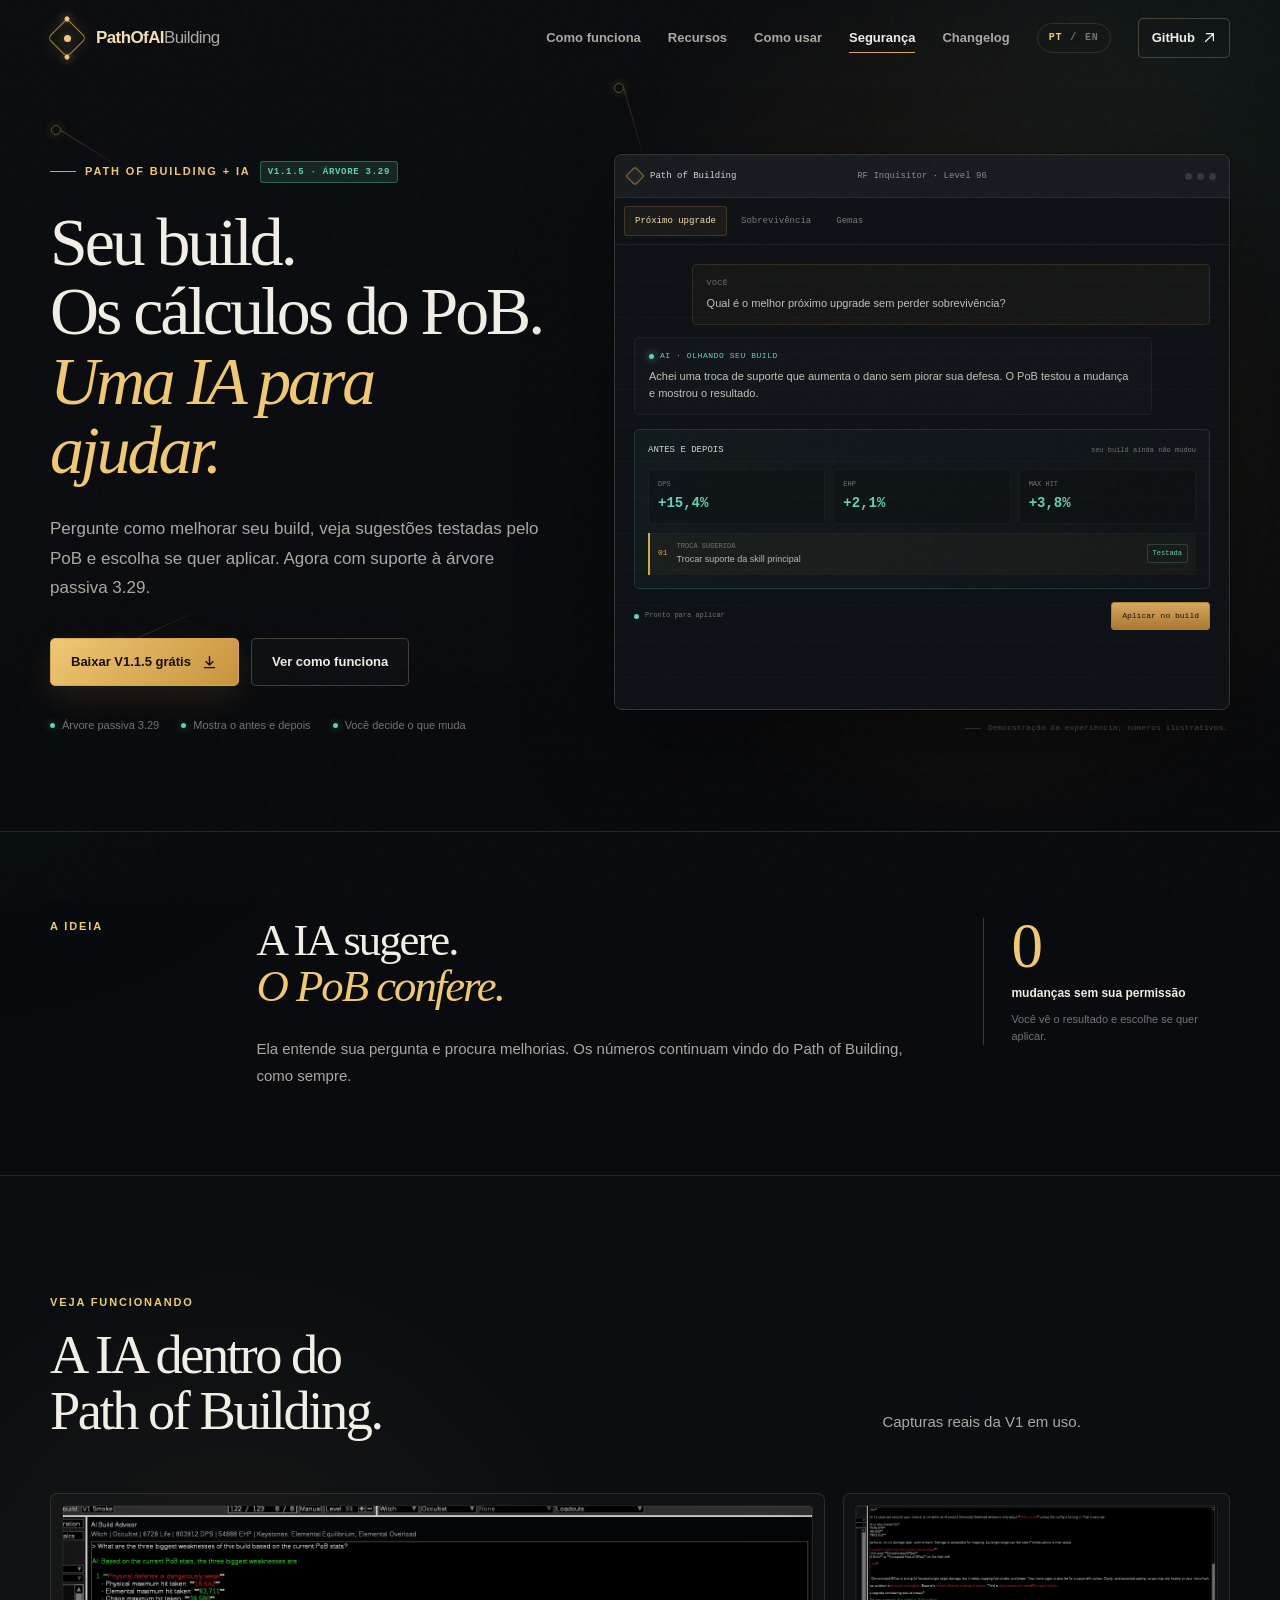
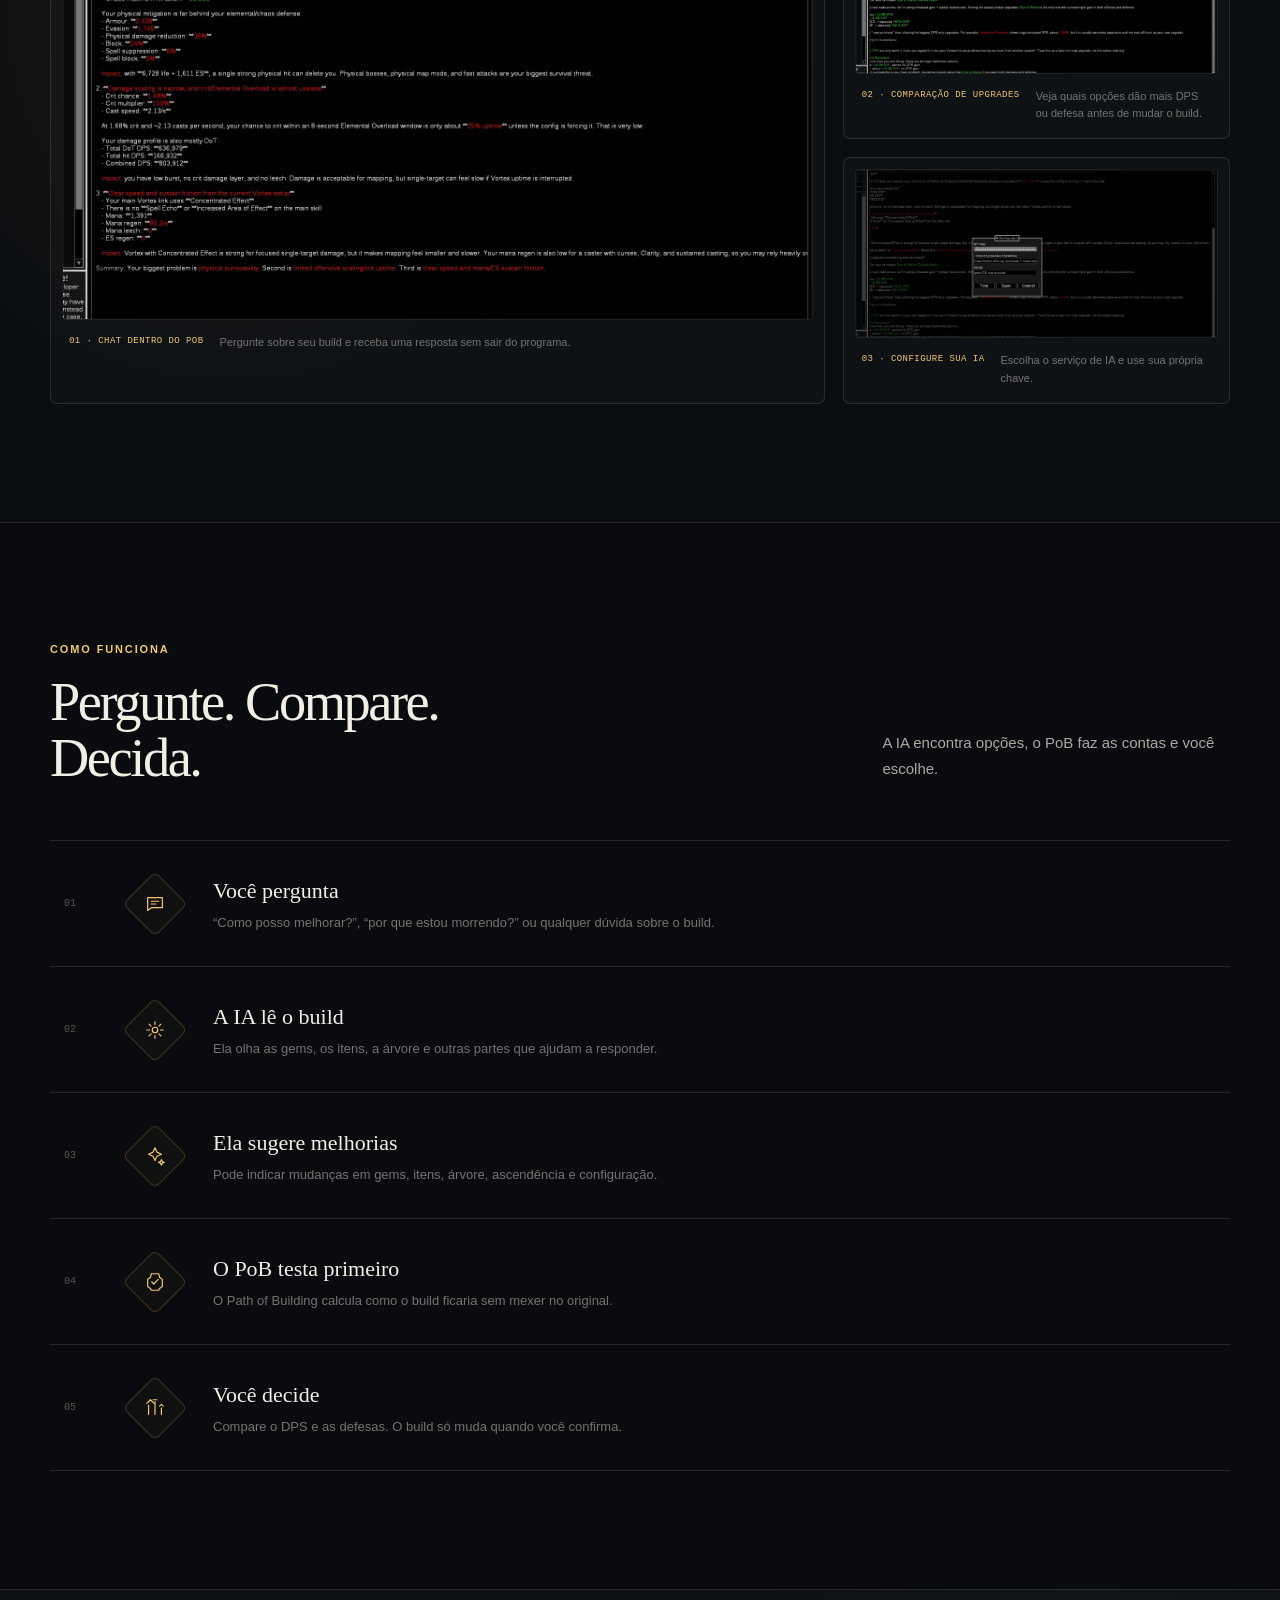
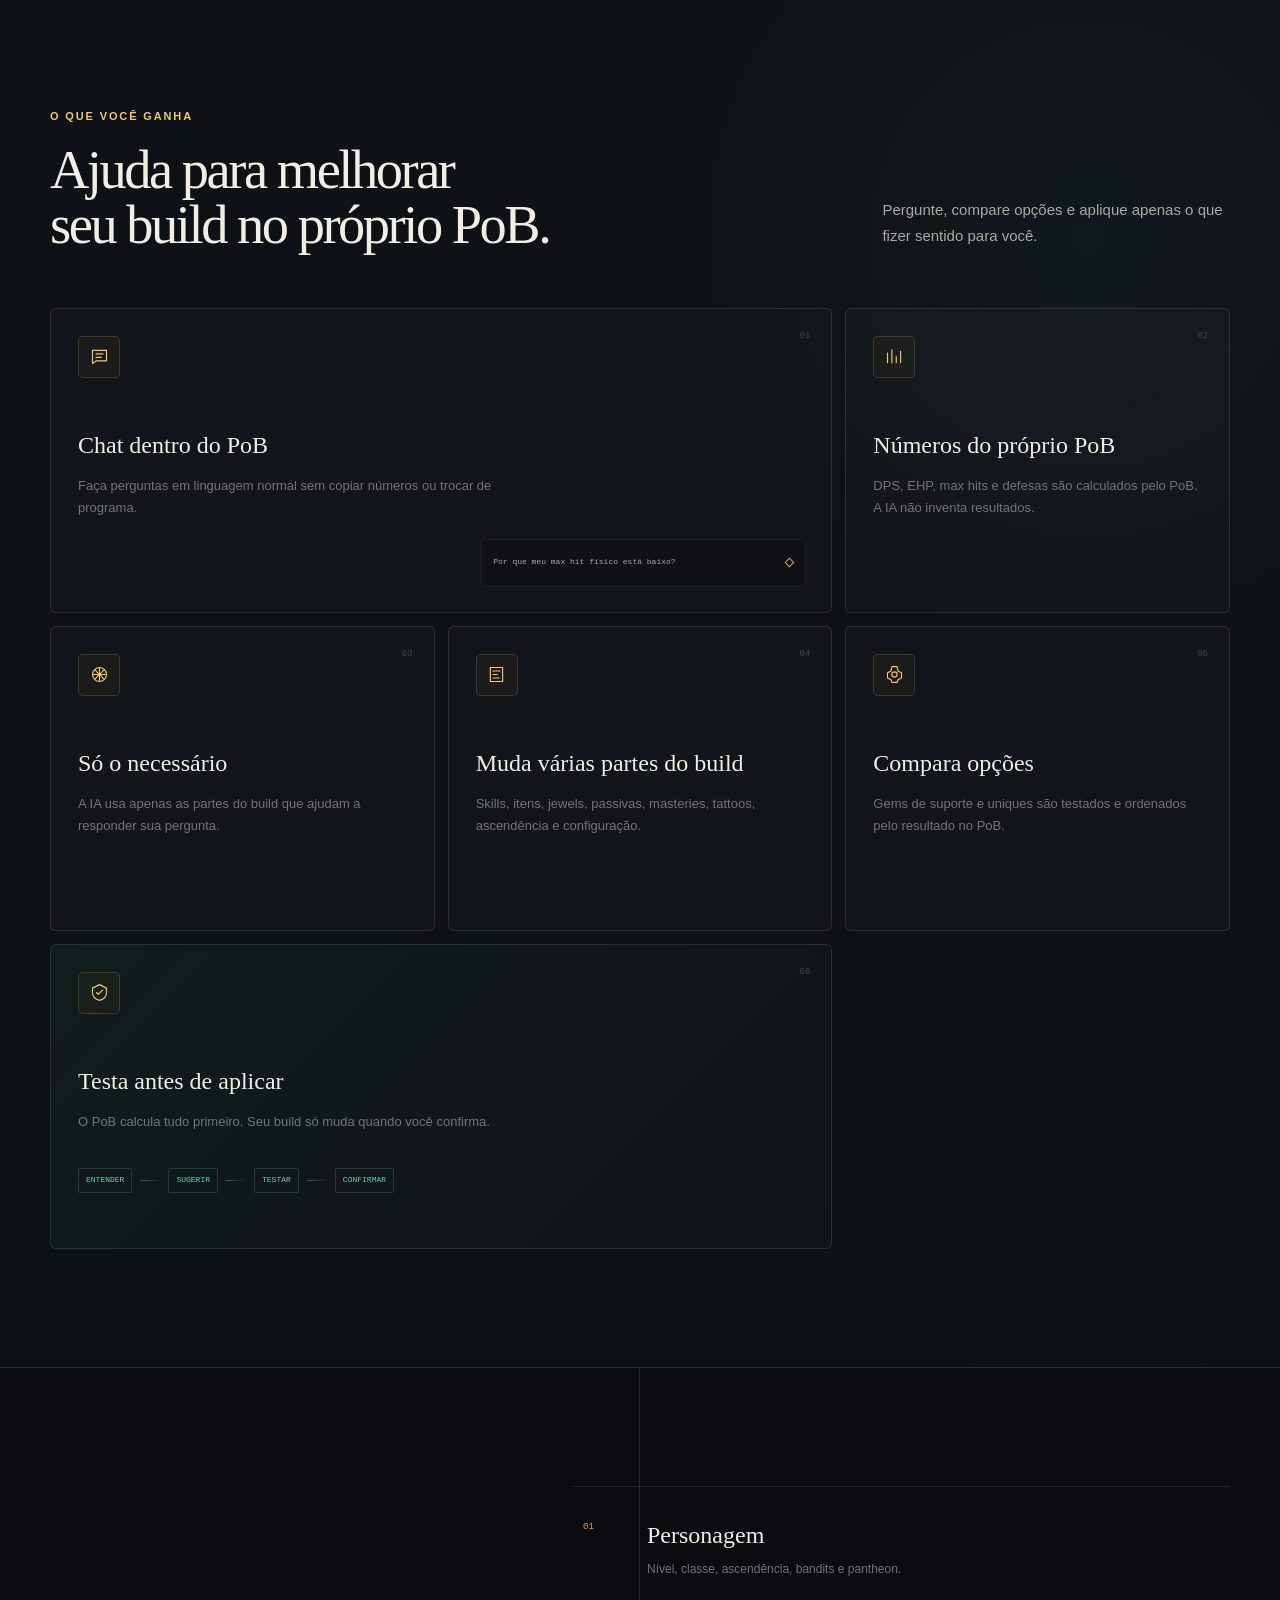
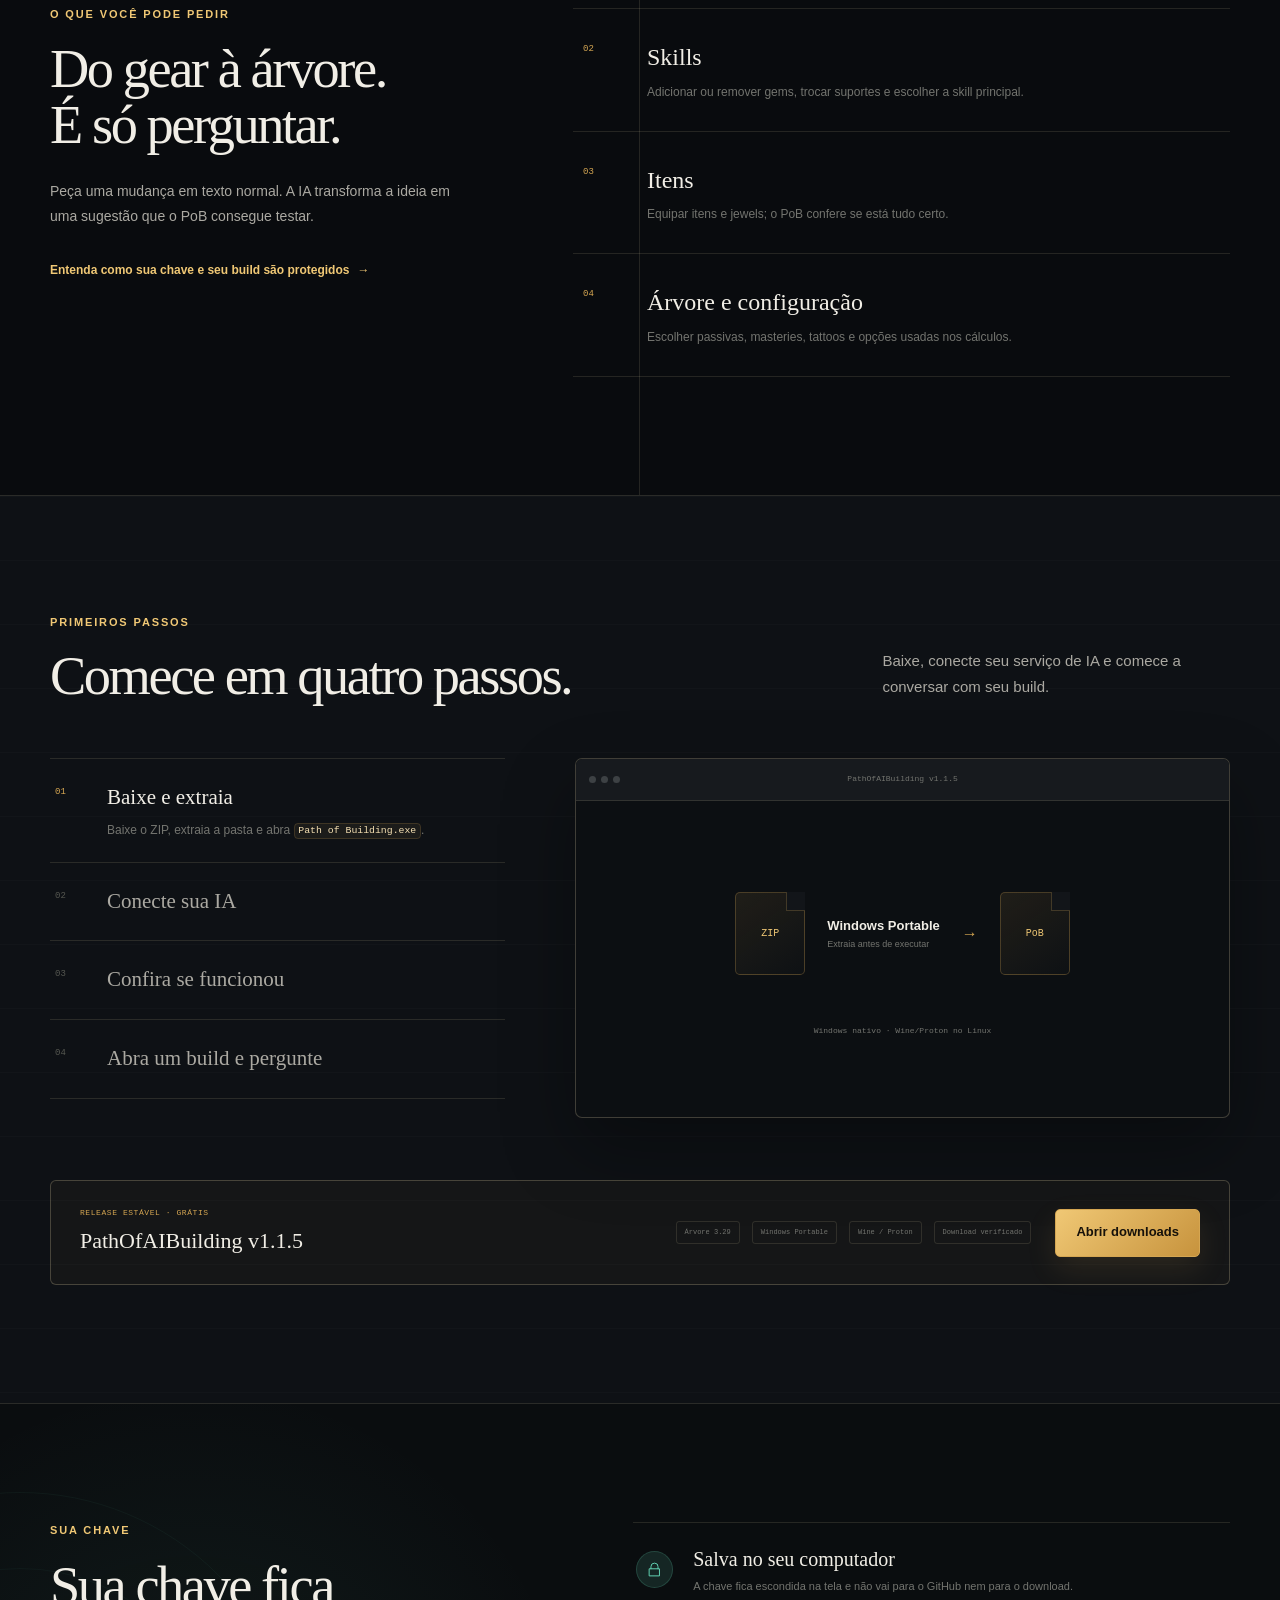
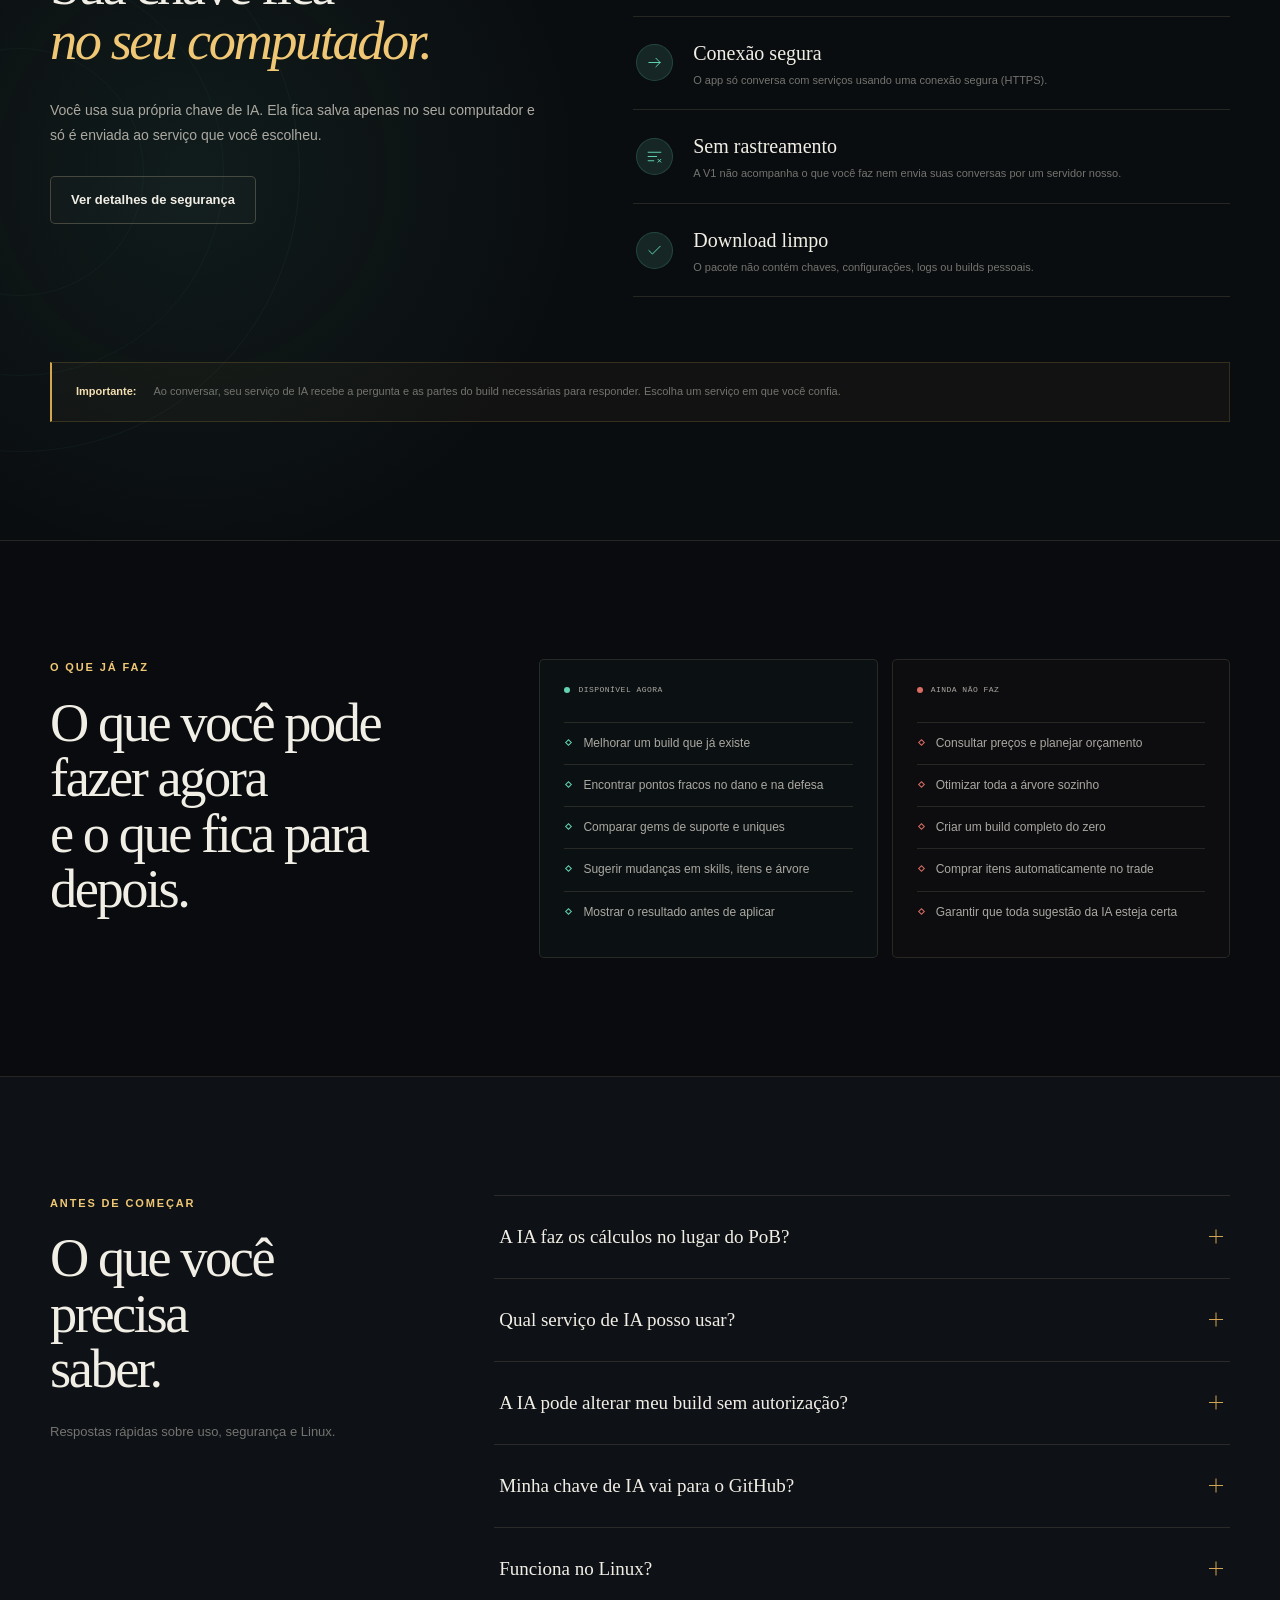
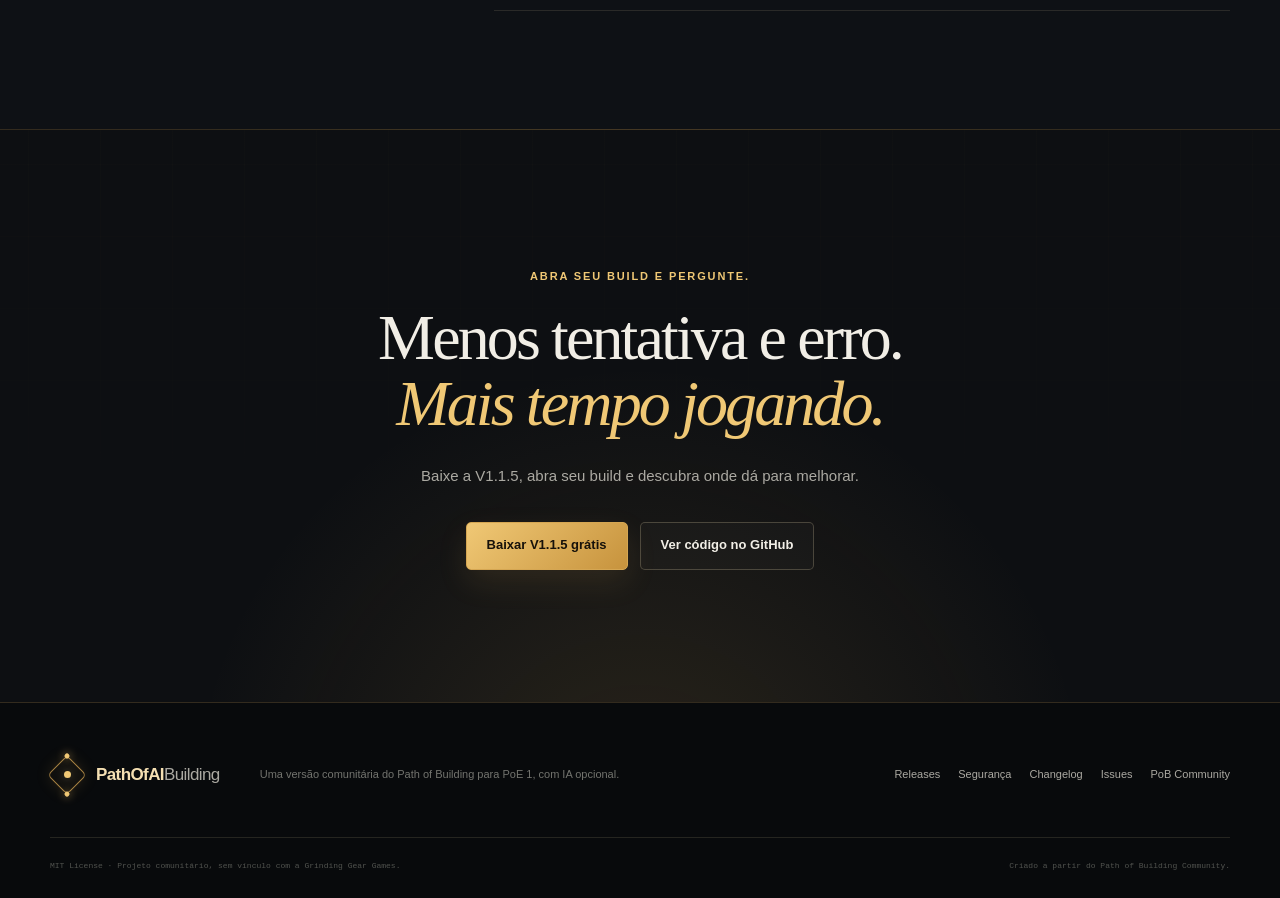
<file: site/index.html>
<!doctype html>
<!-- cspell:disable -->
<html lang="pt-BR">
<head>
  <meta charset="utf-8">
  <meta name="viewport" content="width=device-width, initial-scale=1">
  <meta name="theme-color" content="#0a0c0f">
  <meta name="description" content="PathOfAIBuilding coloca uma IA dentro do Path of Building para responder perguntas, sugerir upgrades e mostrar o resultado antes de aplicar.">
  <meta property="og:type" content="website">
  <meta property="og:title" content="PathOfAIBuilding — PoB com IA para melhorar seu build">
  <meta property="og:description" content="Pergunte sobre seu build, compare melhorias com os cálculos do PoB e escolha o que quer aplicar.">
  <meta property="og:url" content="https://kaiqueramos.github.io/PathOfAIBuilding/">
  <meta property="og:image" content="https://kaiqueramos.github.io/PathOfAIBuilding/assets/ai-chat.webp">
  <meta property="og:image:alt" content="PathOfAIBuilding ajudando a melhorar um build dentro do Path of Building">
  <meta name="twitter:image" content="https://kaiqueramos.github.io/PathOfAIBuilding/assets/ai-chat.webp">
  <meta name="twitter:card" content="summary_large_image">
  <title>PathOfAIBuilding — PoB com IA para melhorar seu build</title>
  <link rel="canonical" href="https://kaiqueramos.github.io/PathOfAIBuilding/">
  <link rel="alternate" hreflang="pt-BR" href="https://kaiqueramos.github.io/PathOfAIBuilding/">
  <link rel="alternate" hreflang="en" href="https://kaiqueramos.github.io/PathOfAIBuilding/en/">
  <link rel="alternate" hreflang="x-default" href="https://kaiqueramos.github.io/PathOfAIBuilding/en/">
  <link rel="icon" href="./favicon.svg" type="image/svg+xml">
  <link rel="stylesheet" href="./styles.css">
  <script src="./script.js" defer></script>
</head>
<body>
  <a class="skip-link" href="#conteudo">Pular para o conteúdo</a>

  <div class="page-noise" aria-hidden="true"></div>
  <div class="ambient ambient-one" aria-hidden="true"></div>
  <div class="ambient ambient-two" aria-hidden="true"></div>

  <header class="site-header" data-header>
    <div class="shell header-inner">
      <a class="brand" href="#inicio" aria-label="PathOfAIBuilding — início">
        <span class="brand-mark" aria-hidden="true">
          <span class="brand-orbit"></span>
          <span class="brand-core"></span>
        </span>
        <span class="brand-copy">
          <strong>PathOfAI</strong><span>Building</span>
        </span>
      </a>

      <button class="nav-toggle" type="button" aria-expanded="false" aria-controls="primary-nav" data-nav-toggle>
        <span class="sr-only">Abrir menu</span>
        <span></span><span></span><span></span>
      </button>

      <nav class="primary-nav" id="primary-nav" aria-label="Navegação principal" data-nav>
        <a href="#como-funciona">Como funciona</a>
        <a href="#recursos">Recursos</a>
        <a href="#primeiros-passos">Como usar</a>
        <a href="#seguranca">Segurança</a>
        <a href="./changelog/">Changelog</a>
        <div class="language-switch" aria-label="Idioma">
          <a href="./" lang="pt-BR" aria-current="page">PT</a>
          <span aria-hidden="true">/</span>
          <a href="./en/" lang="en">EN</a>
        </div>
        <a class="nav-github" href="https://github.com/kaiqueramos/PathOfAIBuilding" target="_blank" rel="noreferrer">
          GitHub
          <svg viewBox="0 0 16 16" aria-hidden="true"><path d="M5 3h8v8M13 3 4 12"/></svg>
        </a>
      </nav>
    </div>
  </header>

  <main id="conteudo">
    <section class="hero" id="inicio">
      <div class="hero-grid" aria-hidden="true"></div>
      <div class="hero-nodes" aria-hidden="true">
        <span class="node node-one"></span>
        <span class="node node-two"></span>
        <span class="node node-three"></span>
        <span class="node node-four"></span>
        <span class="node node-five"></span>
      </div>

      <div class="shell hero-layout">
        <div class="hero-copy reveal">
          <div class="eyebrow"><span></span> Path of Building + IA <b>V1.1.5 · ÁRVORE 3.29</b></div>
          <h1>Seu build.<br>Os cálculos do PoB.<br><em>Uma IA para ajudar.</em></h1>
          <p class="hero-lead">
            Pergunte como melhorar seu build, veja sugestões testadas pelo PoB e escolha se quer aplicar. Agora com suporte à árvore passiva 3.29.
          </p>
          <div class="hero-actions">
            <a class="button button-primary" href="https://github.com/kaiqueramos/PathOfAIBuilding/releases/tag/v1.1.5">
              <span>Baixar V1.1.5 grátis</span>
              <svg viewBox="0 0 20 20" aria-hidden="true"><path d="M10 3v10m0 0 4-4m-4 4-4-4M4 16h12"/></svg>
            </a>
            <a class="button button-ghost" href="#como-funciona">Ver como funciona</a>
          </div>
          <ul class="hero-proof" aria-label="Destaques da versão 1.1">
            <li><span class="proof-dot"></span>Árvore passiva 3.29</li>
            <li><span class="proof-dot"></span>Mostra o antes e depois</li>
            <li><span class="proof-dot"></span>Você decide o que muda</li>
          </ul>
        </div>

        <div class="demo-wrap reveal reveal-delay" aria-label="Demonstração ilustrativa do chat de IA">
          <div class="demo-halo" aria-hidden="true"></div>
          <div class="pob-window">
            <div class="window-topbar">
              <div class="window-brand"><span class="window-gem"></span> Path of Building</div>
              <div class="window-build">RF Inquisitor · Level 96</div>
              <div class="window-controls" aria-hidden="true"><i></i><i></i><i></i></div>
            </div>
            <div class="window-tabs" role="tablist" aria-label="Cenários da demonstração">
              <button class="demo-tab is-active" type="button" role="tab" aria-selected="true" data-scenario="upgrade">Próximo upgrade</button>
              <button class="demo-tab" type="button" role="tab" aria-selected="false" data-scenario="defense">Sobrevivência</button>
              <button class="demo-tab" type="button" role="tab" aria-selected="false" data-scenario="gems">Gemas</button>
            </div>
            <div class="chat-panel" aria-live="polite">
              <div class="message message-user">
                <span class="message-role">Você</span>
                <p data-demo-question>Como melhoro esta build sem perder sobrevivência?</p>
              </div>
              <div class="message message-ai">
                <span class="message-role"><i class="ai-pulse"></i> AI · olhando seu build</span>
                <p data-demo-answer>Achei uma troca de suporte que aumenta o dano sem piorar sua defesa. O PoB testou a mudança e mostrou o resultado.</p>
              </div>
              <div class="diff-card">
                <div class="diff-heading">
                  <span>Antes e depois</span>
                  <small>seu build ainda não mudou</small>
                </div>
                <div class="diff-grid">
                  <div><span>DPS</span><strong data-demo-stat-one>+15,4%</strong></div>
                  <div><span data-demo-label-two>EHP</span><strong data-demo-stat-two>+2,1%</strong></div>
                  <div><span data-demo-label-three>Max hit</span><strong data-demo-stat-three>+3,8%</strong></div>
                </div>
                <div class="action-preview">
                  <span class="action-index">01</span>
                  <div><small data-demo-action-type>troca sugerida</small><b data-demo-action>Trocar suporte da skill principal</b></div>
                  <span class="action-valid">Testada</span>
                </div>
              </div>
              <div class="apply-row">
                <span><i></i> Pronto para aplicar</span>
                <button type="button" tabindex="-1">Aplicar no build</button>
              </div>
            </div>
          </div>
          <p class="demo-caption"><span></span>Demonstração da experiência; números ilustrativos.</p>
        </div>
      </div>
    </section>

    <section class="section principle-section" aria-labelledby="principio-title">
      <div class="shell principle-grid">
        <div class="section-kicker reveal">A ideia</div>
        <div class="principle-copy reveal">
          <h2 id="principio-title">A IA sugere.<br><em>O PoB confere.</em></h2>
          <p>Ela entende sua pergunta e procura melhorias. Os números continuam vindo do Path of Building, como sempre.</p>
        </div>
        <div class="principle-metric reveal">
          <strong>0</strong>
          <span>mudanças sem sua permissão</span>
          <p>Você vê o resultado e escolhe se quer aplicar.</p>
        </div>
      </div>
    </section>

    <section class="section screenshots-section" id="interface" aria-labelledby="screenshots-title">
      <div class="shell">
        <div class="section-heading reveal">
          <div>
            <span class="section-kicker">Veja funcionando</span>
            <h2 id="screenshots-title">A IA dentro do<br>Path of Building.</h2>
          </div>
          <p>Capturas reais da V1 em uso.</p>
        </div>
        <div class="screenshots-grid">
          <figure class="screenshot-card screenshot-card-main reveal">
            <a class="screenshot-frame" href="./assets/ai-chat.webp" target="_blank" rel="noreferrer" aria-label="Abrir captura do chat em tamanho completo">
              <img src="./assets/ai-chat.webp" alt="Chat da IA analisando um build dentro do Path of Building" width="1600" height="900" loading="lazy">
            </a>
            <figcaption>
              <span>01 · Chat dentro do PoB</span>
              <p>Pergunte sobre seu build e receba uma resposta sem sair do programa.</p>
            </figcaption>
          </figure>
          <figure class="screenshot-card reveal">
            <a class="screenshot-frame" href="./assets/ai-preview.webp" target="_blank" rel="noreferrer" aria-label="Abrir captura da comparação de upgrades em tamanho completo">
              <img src="./assets/ai-preview.webp" alt="Comparação de upgrades com ganhos de DPS e EHP" width="1600" height="900" loading="lazy">
            </a>
            <figcaption>
              <span>02 · Comparação de upgrades</span>
              <p>Veja quais opções dão mais DPS ou defesa antes de mudar o build.</p>
            </figcaption>
          </figure>
          <figure class="screenshot-card reveal">
            <a class="screenshot-frame" href="./assets/ai-setup.webp" target="_blank" rel="noreferrer" aria-label="Abrir captura da configuração em tamanho completo">
              <img src="./assets/ai-setup.webp" alt="Tela para configurar o serviço de IA no PathOfAIBuilding" width="1600" height="900" loading="lazy">
            </a>
            <figcaption>
              <span>03 · Configure sua IA</span>
              <p>Escolha o serviço de IA e use sua própria chave.</p>
            </figcaption>
          </figure>
        </div>
      </div>
    </section>

    <section class="section flow-section" id="como-funciona" aria-labelledby="flow-title">
      <div class="shell">
        <div class="section-heading reveal">
          <div>
            <span class="section-kicker">Como funciona</span>
            <h2 id="flow-title">Pergunte. Compare.<br>Decida.</h2>
          </div>
          <p>A IA encontra opções, o PoB faz as contas e você escolhe.</p>
        </div>

        <ol class="flow-list">
          <li class="flow-item reveal">
            <span class="flow-number">01</span>
            <div class="flow-icon" aria-hidden="true"><svg viewBox="0 0 24 24"><path d="M4 5h16v11H8l-4 3V5Z"/><path d="M8 9h8M8 12h5"/></svg></div>
            <div><h3>Você pergunta</h3><p>“Como posso melhorar?”, “por que estou morrendo?” ou qualquer dúvida sobre o build.</p></div>
          </li>
          <li class="flow-item reveal">
            <span class="flow-number">02</span>
            <div class="flow-icon" aria-hidden="true"><svg viewBox="0 0 24 24"><circle cx="12" cy="12" r="3"/><path d="M12 3v3m0 12v3M3 12h3m12 0h3M5.6 5.6l2.1 2.1m8.6 8.6 2.1 2.1m0-12.8-2.1 2.1M7.7 16.3l-2.1 2.1"/></svg></div>
            <div><h3>A IA lê o build</h3><p>Ela olha as gems, os itens, a árvore e outras partes que ajudam a responder.</p></div>
          </li>
          <li class="flow-item reveal">
            <span class="flow-number">03</span>
            <div class="flow-icon" aria-hidden="true"><svg viewBox="0 0 24 24"><path d="m12 3 2.2 4.8L19 10l-4.8 2.2L12 17l-2.2-4.8L5 10l4.8-2.2L12 3Z"/><path d="m19 16 .9 2.1L22 19l-2.1.9L19 22l-.9-2.1L16 19l2.1-.9L19 16Z"/></svg></div>
            <div><h3>Ela sugere melhorias</h3><p>Pode indicar mudanças em gems, itens, árvore, ascendência e configuração.</p></div>
          </li>
          <li class="flow-item reveal">
            <span class="flow-number">04</span>
            <div class="flow-icon" aria-hidden="true"><svg viewBox="0 0 24 24"><path d="M8 3h8l1 4 3 2v8l-3 2-1 2H8l-1-2-3-2V9l3-2 1-4Z"/><path d="m8.5 12 2.2 2.2 4.8-5"/></svg></div>
            <div><h3>O PoB testa primeiro</h3><p>O Path of Building calcula como o build ficaria sem mexer no original.</p></div>
          </li>
          <li class="flow-item reveal">
            <span class="flow-number">05</span>
            <div class="flow-icon" aria-hidden="true"><svg viewBox="0 0 24 24"><path d="M5 19V9m7 10V5m7 14v-7"/><path d="m3 7 4-4 4 4M10 3h4M17 10l2-2 2 2"/></svg></div>
            <div><h3>Você decide</h3><p>Compare o DPS e as defesas. O build só muda quando você confirma.</p></div>
          </li>
        </ol>
      </div>
    </section>

    <section class="section features-section" id="recursos" aria-labelledby="features-title">
      <div class="shell">
        <div class="section-heading reveal">
          <div>
            <span class="section-kicker">O que você ganha</span>
            <h2 id="features-title">Ajuda para melhorar<br>seu build no próprio PoB.</h2>
          </div>
          <p>Pergunte, compare opções e aplique apenas o que fizer sentido para você.</p>
        </div>

        <div class="feature-grid">
          <article class="feature-card feature-card-wide reveal">
            <span class="feature-index">01</span>
            <div class="feature-icon" aria-hidden="true"><svg viewBox="0 0 24 24"><path d="M4 5h16v12H8l-4 3V5Z"/><path d="M8 9h8M8 13h6"/></svg></div>
            <h3>Chat dentro do PoB</h3>
            <p>Faça perguntas em linguagem normal sem copiar números ou trocar de programa.</p>
            <div class="mini-chat" aria-hidden="true"><span>Por que meu max hit físico está baixo?</span><i></i></div>
          </article>

          <article class="feature-card reveal">
            <span class="feature-index">02</span>
            <div class="feature-icon" aria-hidden="true"><svg viewBox="0 0 24 24"><path d="M4 19V8m5 11V4m5 15v-7m5 7V6"/></svg></div>
            <h3>Números do próprio PoB</h3>
            <p>DPS, EHP, max hits e defesas são calculados pelo PoB. A IA não inventa resultados.</p>
          </article>

          <article class="feature-card reveal">
            <span class="feature-index">03</span>
            <div class="feature-icon" aria-hidden="true"><svg viewBox="0 0 24 24"><circle cx="12" cy="12" r="8"/><path d="M12 4v16M4 12h16M6.4 6.4l11.2 11.2M17.6 6.4 6.4 17.6"/></svg></div>
            <h3>Só o necessário</h3>
            <p>A IA usa apenas as partes do build que ajudam a responder sua pergunta.</p>
          </article>

          <article class="feature-card reveal">
            <span class="feature-index">04</span>
            <div class="feature-icon" aria-hidden="true"><svg viewBox="0 0 24 24"><path d="M5 4h14v16H5z"/><path d="M8 8h8m-8 4h5m-5 4h7"/></svg></div>
            <h3>Muda várias partes do build</h3>
            <p>Skills, itens, jewels, passivas, masteries, tattoos, ascendência e configuração.</p>
          </article>

          <article class="feature-card reveal">
            <span class="feature-index">05</span>
            <div class="feature-icon" aria-hidden="true"><svg viewBox="0 0 24 24"><path d="M9 3h6l1 5 4 2v6l-4 2-1 3H9l-1-3-4-2v-6l4-2 1-5Z"/><circle cx="12" cy="12" r="3"/></svg></div>
            <h3>Compara opções</h3>
            <p>Gems de suporte e uniques são testados e ordenados pelo resultado no PoB.</p>
          </article>

          <article class="feature-card feature-card-accent reveal">
            <span class="feature-index">06</span>
            <div class="feature-icon" aria-hidden="true"><svg viewBox="0 0 24 24"><path d="M12 3 4 7v5c0 4.8 3.3 7.8 8 9 4.7-1.2 8-4.2 8-9V7l-8-4Z"/><path d="m8.5 12 2.2 2.2 4.8-5"/></svg></div>
            <h3>Testa antes de aplicar</h3>
            <p>O PoB calcula tudo primeiro. Seu build só muda quando você confirma.</p>
            <div class="safety-chain" aria-label="Caminho até aplicar uma mudança"><span>Entender</span><i></i><span>Sugerir</span><i></i><span>Testar</span><i></i><span>Confirmar</span></div>
          </article>
        </div>
      </div>
    </section>

    <section class="section actions-section" aria-labelledby="actions-title">
      <div class="shell actions-layout">
        <div class="actions-copy reveal">
          <span class="section-kicker">O que você pode pedir</span>
          <h2 id="actions-title">Do gear à árvore.<br>É só perguntar.</h2>
          <p>Peça uma mudança em texto normal. A IA transforma a ideia em uma sugestão que o PoB consegue testar.</p>
          <a class="text-link" href="https://github.com/kaiqueramos/PathOfAIBuilding/blob/dev/AI_SECURITY.md">Entenda como sua chave e seu build são protegidos <span>→</span></a>
        </div>
        <div class="action-groups reveal">
          <article>
            <span>01</span>
            <div><h3>Personagem</h3><p>Nível, classe, ascendência, bandits e pantheon.</p></div>
          </article>
          <article>
            <span>02</span>
            <div><h3>Skills</h3><p>Adicionar ou remover gems, trocar suportes e escolher a skill principal.</p></div>
          </article>
          <article>
            <span>03</span>
            <div><h3>Itens</h3><p>Equipar itens e jewels; o PoB confere se está tudo certo.</p></div>
          </article>
          <article>
            <span>04</span>
            <div><h3>Árvore e configuração</h3><p>Escolher passivas, masteries, tattoos e opções usadas nos cálculos.</p></div>
          </article>
        </div>
      </div>
    </section>

    <section class="section setup-section" id="primeiros-passos" aria-labelledby="setup-title">
      <div class="shell">
        <div class="section-heading reveal">
          <div>
            <span class="section-kicker">Primeiros passos</span>
            <h2 id="setup-title">Comece em quatro passos.</h2>
          </div>
          <p>Baixe, conecte seu serviço de IA e comece a conversar com seu build.</p>
        </div>

        <div class="setup-layout">
          <ol class="setup-steps">
            <li class="setup-step reveal is-active" data-setup-step="1">
              <button type="button" aria-expanded="true">
                <span>01</span>
                <div><h3>Baixe e extraia</h3><p>Baixe o ZIP, extraia a pasta e abra <code>Path of Building.exe</code>.</p></div>
              </button>
            </li>
            <li class="setup-step reveal" data-setup-step="2">
              <button type="button" aria-expanded="false">
                <span>02</span>
                <div><h3>Conecte sua IA</h3><p>Em <b>AI Setup</b>, informe o endereço do serviço, sua chave e o nome do modelo.</p></div>
              </button>
            </li>
            <li class="setup-step reveal" data-setup-step="3">
              <button type="button" aria-expanded="false">
                <span>03</span>
                <div><h3>Confira se funcionou</h3><p>Clique em <b>Test Connection</b>. O PoB avisa quando estiver tudo certo.</p></div>
              </button>
            </li>
            <li class="setup-step reveal" data-setup-step="4">
              <button type="button" aria-expanded="false">
                <span>04</span>
                <div><h3>Abra um build e pergunte</h3><p>Entre na aba <b>AI</b>, faça uma pergunta e revise a sugestão antes de aplicar.</p></div>
              </button>
            </li>
          </ol>

          <div class="setup-visual reveal" aria-live="polite">
            <div class="setup-window" data-setup-panel="1">
              <div class="setup-bar"><span></span><span></span><span></span><b>PathOfAIBuilding v1.1.5</b></div>
              <div class="download-visual">
                <div class="archive-icon"><span>ZIP</span></div>
                <div><strong>Windows Portable</strong><small>Extraia antes de executar</small></div>
                <i>→</i>
                <div class="exe-icon"><span>PoB</span></div>
              </div>
              <p>Windows nativo · Wine/Proton no Linux</p>
            </div>
            <div class="setup-window" data-setup-panel="2" hidden>
              <div class="setup-bar"><span></span><span></span><span></span><b>AI Configuration</b></div>
              <div class="config-form">
                <label>API Key <span>••••••••••••••••••••</span></label>
                <label>Endpoint <span>https://seu-provedor.example/v1</span></label>
                <label>Model <span>provider-model-id</span></label>
                <div><button type="button" tabindex="-1">Test</button><button type="button" tabindex="-1">Save</button></div>
              </div>
            </div>
            <div class="setup-window" data-setup-panel="3" hidden>
              <div class="setup-bar"><span></span><span></span><span></span><b>Connection test</b></div>
              <div class="connection-visual"><i></i><strong>Tudo certo!</strong><p>Seu serviço de IA está pronto para uso.</p></div>
            </div>
            <div class="setup-window" data-setup-panel="4" hidden>
              <div class="setup-bar"><span></span><span></span><span></span><b>AI Chat</b></div>
              <div class="question-visual"><span>Você</span><p>Qual é o gargalo desta build agora?</p><div><i></i><i></i><i></i></div></div>
            </div>
          </div>
        </div>

        <div class="download-strip reveal">
          <div><span>Release estável · grátis</span><strong>PathOfAIBuilding v1.1.5</strong></div>
          <div class="download-meta"><span>Árvore 3.29</span><span>Windows Portable</span><span>Wine / Proton</span><span>Download verificado</span></div>
          <a class="button button-primary" href="https://github.com/kaiqueramos/PathOfAIBuilding/releases/tag/v1.1.5">Abrir downloads</a>
        </div>
      </div>
    </section>

    <section class="section security-section" id="seguranca" aria-labelledby="security-title">
      <div class="security-orbit" aria-hidden="true"></div>
      <div class="shell security-layout">
        <div class="security-copy reveal">
          <span class="section-kicker">Sua chave</span>
          <h2 id="security-title">Sua chave fica<br><em>no seu computador.</em></h2>
          <p>Você usa sua própria chave de IA. Ela fica salva apenas no seu computador e só é enviada ao serviço que você escolheu.</p>
          <a class="button button-ghost" href="https://github.com/kaiqueramos/PathOfAIBuilding/blob/dev/AI_SECURITY.md">Ver detalhes de segurança</a>
        </div>
        <ul class="security-list reveal">
          <li><span><svg viewBox="0 0 24 24" aria-hidden="true"><path d="M7 11V8a5 5 0 0 1 10 0v3M5 11h14v10H5z"/></svg></span><div><strong>Salva no seu computador</strong><p>A chave fica escondida na tela e não vai para o GitHub nem para o download.</p></div></li>
          <li><span><svg viewBox="0 0 24 24" aria-hidden="true"><path d="M4 12h16M14 6l6 6-6 6"/></svg></span><div><strong>Conexão segura</strong><p>O app só conversa com serviços usando uma conexão segura (HTTPS).</p></div></li>
          <li><span><svg viewBox="0 0 24 24" aria-hidden="true"><path d="M3 6h18M3 12h12M3 18h8"/><path d="m17 16 4 4m0-4-4 4"/></svg></span><div><strong>Sem rastreamento</strong><p>A V1 não acompanha o que você faz nem envia suas conversas por um servidor nosso.</p></div></li>
          <li><span><svg viewBox="0 0 24 24" aria-hidden="true"><path d="m4 12 5 5L20 6"/></svg></span><div><strong>Download limpo</strong><p>O pacote não contém chaves, configurações, logs ou builds pessoais.</p></div></li>
        </ul>
      </div>
      <div class="shell security-note reveal">
        <strong>Importante:</strong>
        <p>Ao conversar, seu serviço de IA recebe a pergunta e as partes do build necessárias para responder. Escolha um serviço em que você confia.</p>
      </div>
    </section>

    <section class="section scope-section" aria-labelledby="scope-title">
      <div class="shell scope-layout">
        <div class="scope-title reveal">
          <span class="section-kicker">O que já faz</span>
          <h2 id="scope-title">O que você pode fazer agora<br>e o que fica para depois.</h2>
        </div>
        <div class="scope-columns">
          <div class="scope-column scope-now reveal">
            <span class="scope-label"><i></i>Disponível agora</span>
            <ul>
              <li>Melhorar um build que já existe</li>
              <li>Encontrar pontos fracos no dano e na defesa</li>
              <li>Comparar gems de suporte e uniques</li>
              <li>Sugerir mudanças em skills, itens e árvore</li>
              <li>Mostrar o resultado antes de aplicar</li>
            </ul>
          </div>
          <div class="scope-column scope-later reveal">
            <span class="scope-label"><i></i>Ainda não faz</span>
            <ul>
              <li>Consultar preços e planejar orçamento</li>
              <li>Otimizar toda a árvore sozinho</li>
              <li>Criar um build completo do zero</li>
              <li>Comprar itens automaticamente no trade</li>
              <li>Garantir que toda sugestão da IA esteja certa</li>
            </ul>
          </div>
        </div>
      </div>
    </section>

    <section class="section faq-section" aria-labelledby="faq-title">
      <div class="shell faq-layout">
        <div class="faq-heading reveal">
          <span class="section-kicker">Antes de começar</span>
          <h2 id="faq-title">O que você precisa<br>saber.</h2>
          <p>Respostas rápidas sobre uso, segurança e Linux.</p>
        </div>
        <div class="faq-list" data-faq>
          <article class="faq-item reveal">
            <button type="button" aria-expanded="false"><span>A IA faz os cálculos no lugar do PoB?</span><i></i></button>
            <div class="faq-answer"><p>Não. Ela sugere mudanças, mas DPS, EHP, resistências e max hits continuam sendo calculados pelo Path of Building.</p></div>
          </article>
          <article class="faq-item reveal">
            <button type="button" aria-expanded="false"><span>Qual serviço de IA posso usar?</span><i></i></button>
            <div class="faq-answer"><p>Você pode usar serviços de IA que seguem o padrão da OpenAI. No <b>AI Setup</b>, informe a chave, o endereço e o nome do modelo.</p></div>
          </article>
          <article class="faq-item reveal">
            <button type="button" aria-expanded="false"><span>A IA pode alterar meu build sem autorização?</span><i></i></button>
            <div class="faq-answer"><p>Não. Primeiro o PoB testa a sugestão e mostra o resultado. O build só muda quando você clica em <b>Apply</b>.</p></div>
          </article>
          <article class="faq-item reveal">
            <button type="button" aria-expanded="false"><span>Minha chave de IA vai para o GitHub?</span><i></i></button>
            <div class="faq-answer"><p>Não. Ela fica salva no seu computador e é enviada apenas ao serviço de IA que você escolheu.</p></div>
          </article>
          <article class="faq-item reveal">
            <button type="button" aria-expanded="false"><span>Funciona no Linux?</span><i></i></button>
            <div class="faq-answer"><p>Sim. Use o mesmo download com Wine ou Proton. A V1 ainda não tem uma versão Linux nativa.</p></div>
          </article>
        </div>
      </div>
    </section>

    <section class="final-cta" aria-labelledby="cta-title">
      <div class="final-grid" aria-hidden="true"></div>
      <div class="shell final-cta-inner reveal">
        <span class="section-kicker">Abra seu build e pergunte.</span>
        <h2 id="cta-title">Menos tentativa e erro.<br><em>Mais tempo jogando.</em></h2>
        <p>Baixe a V1.1.5, abra seu build e descubra onde dá para melhorar.</p>
        <div>
          <a class="button button-primary" href="https://github.com/kaiqueramos/PathOfAIBuilding/releases/tag/v1.1.5">Baixar V1.1.5 grátis</a>
          <a class="button button-ghost" href="https://github.com/kaiqueramos/PathOfAIBuilding">Ver código no GitHub</a>
        </div>
      </div>
    </section>
  </main>

  <footer class="site-footer">
    <div class="shell footer-main">
      <a class="brand" href="#inicio" aria-label="PathOfAIBuilding — voltar ao início">
        <span class="brand-mark" aria-hidden="true"><span class="brand-orbit"></span><span class="brand-core"></span></span>
        <span class="brand-copy"><strong>PathOfAI</strong><span>Building</span></span>
      </a>
      <p>Uma versão comunitária do Path of Building para PoE 1, com IA opcional.</p>
      <nav aria-label="Links do rodapé">
        <a href="https://github.com/kaiqueramos/PathOfAIBuilding/releases">Releases</a>
        <a href="https://github.com/kaiqueramos/PathOfAIBuilding/blob/dev/AI_SECURITY.md">Segurança</a>
        <a href="./changelog/">Changelog</a>
        <a href="https://github.com/kaiqueramos/PathOfAIBuilding/issues">Issues</a>
        <a href="https://github.com/PathOfBuildingCommunity/PathOfBuilding">PoB Community</a>
      </nav>
    </div>
    <div class="shell footer-bottom">
      <span>MIT License · Projeto comunitário, sem vínculo com a Grinding Gear Games.</span>
      <span>Criado a partir do Path of Building Community.</span>
    </div>
  </footer>
</body>
</html>
</file>
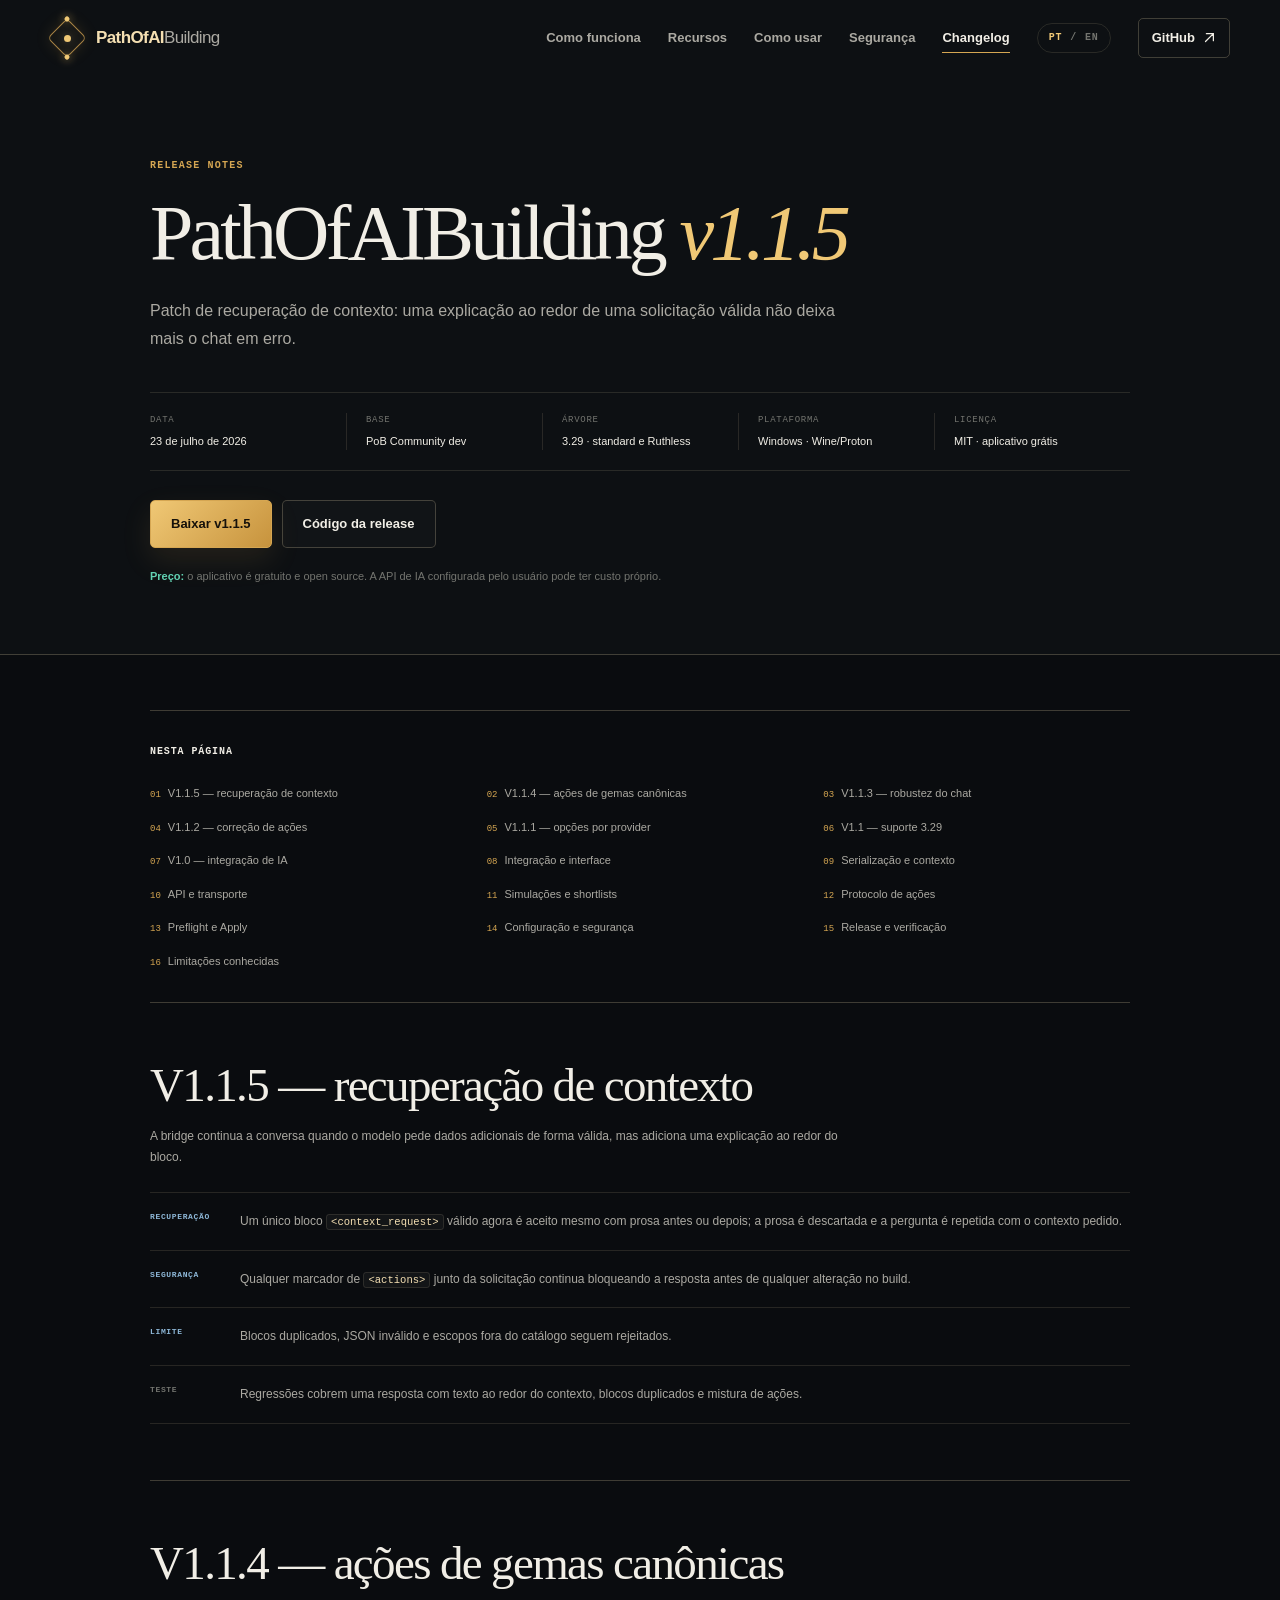
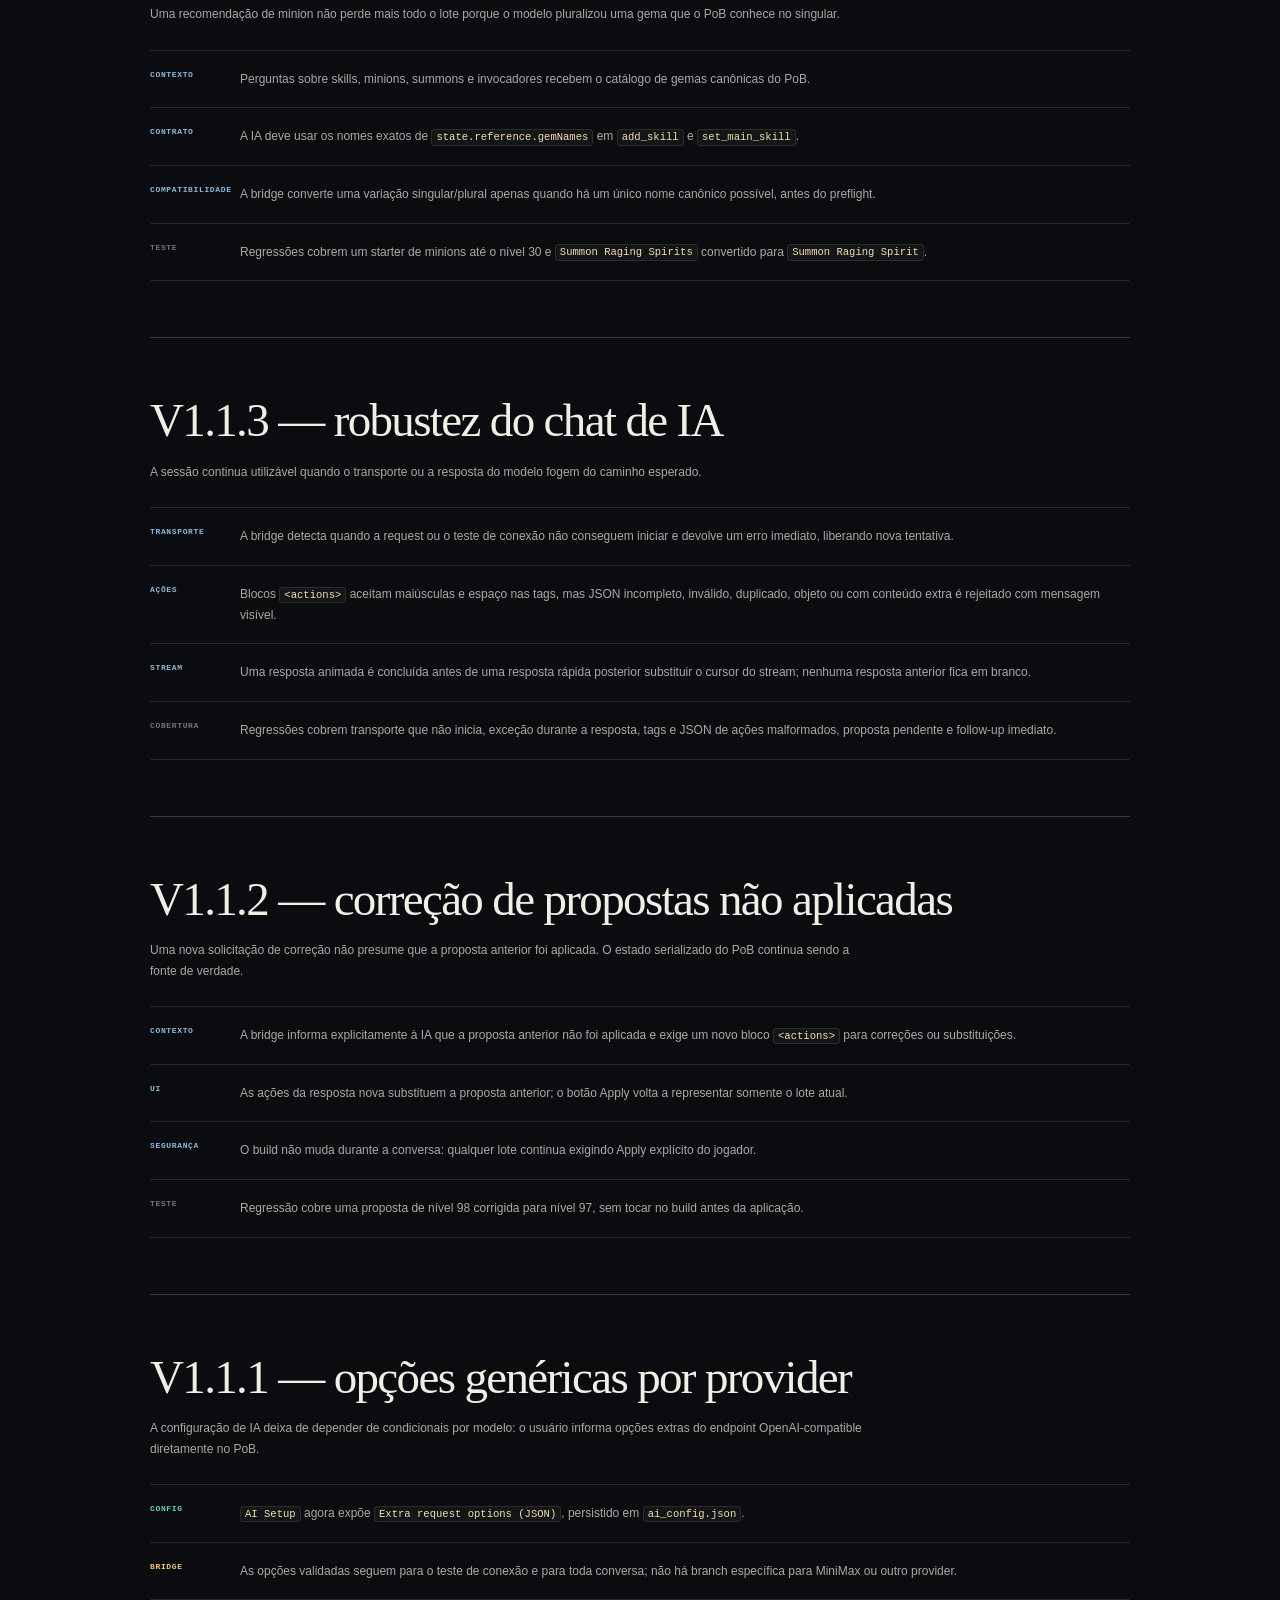
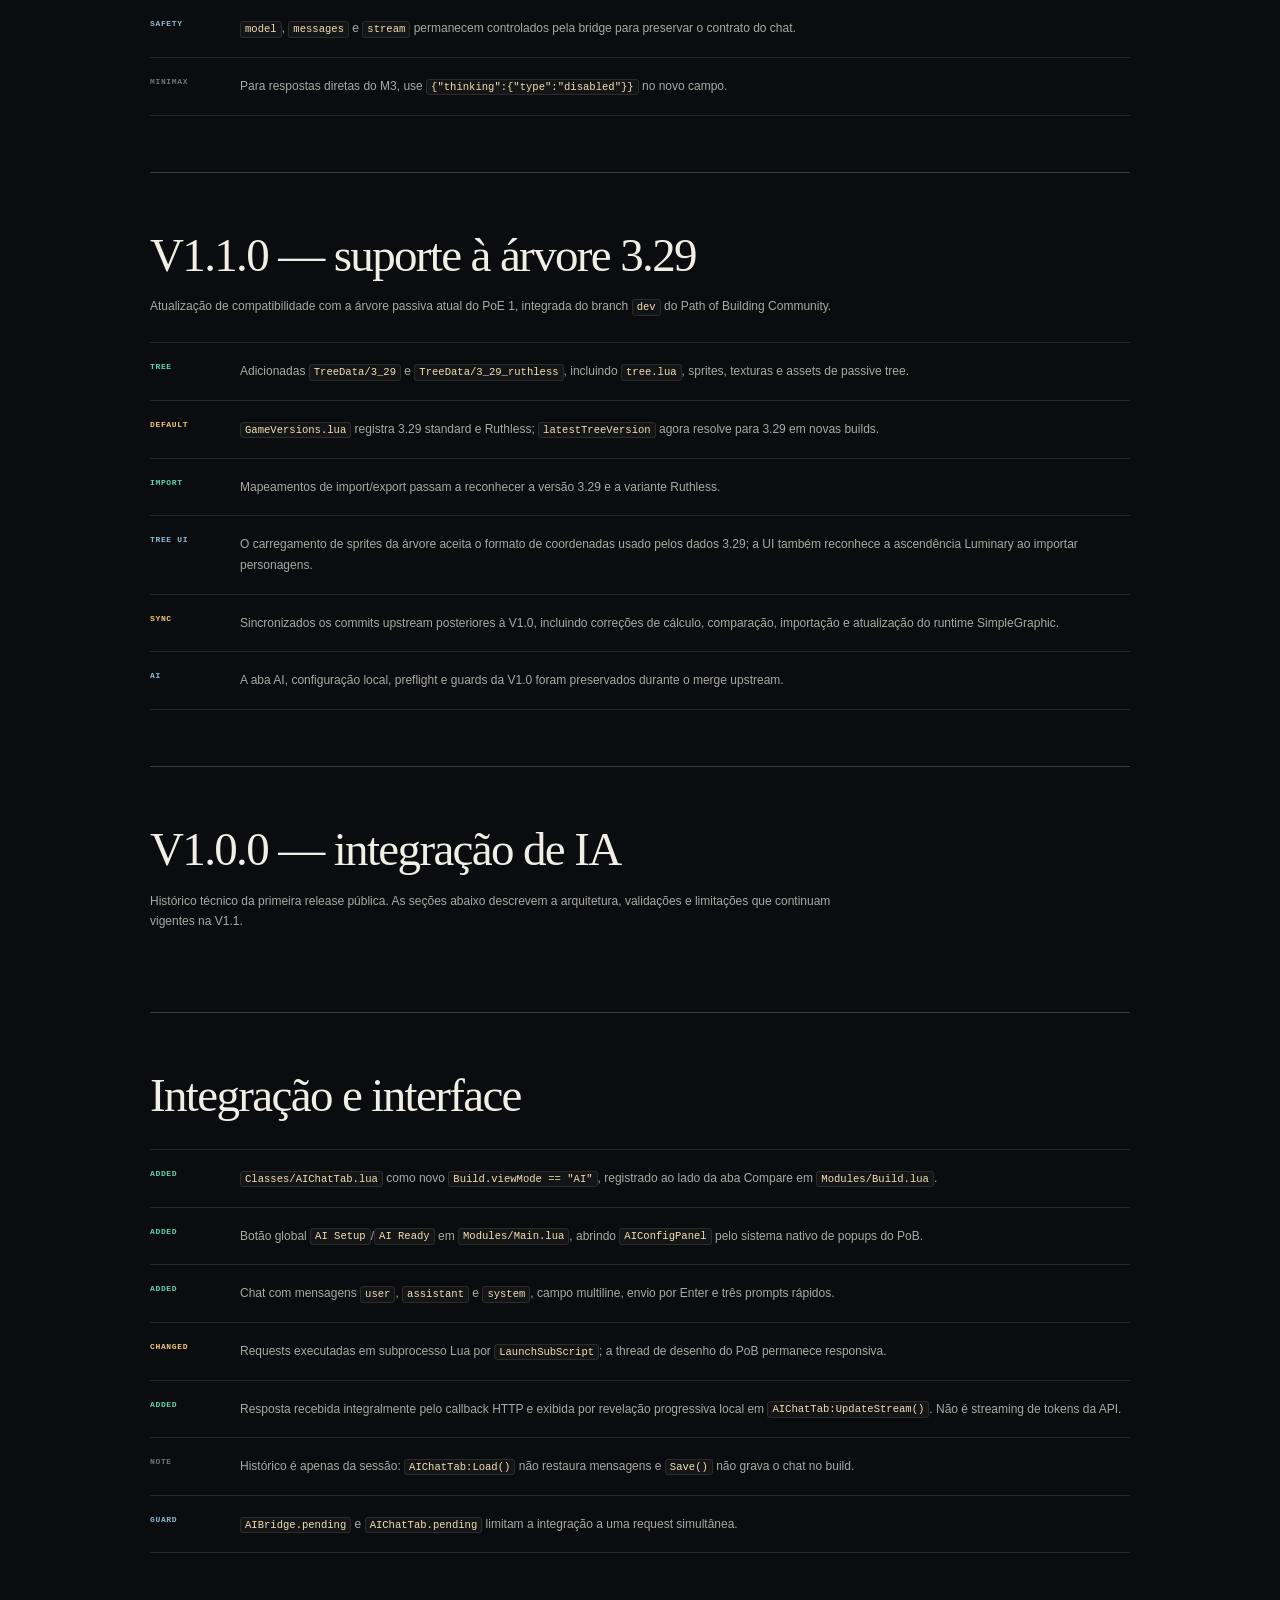
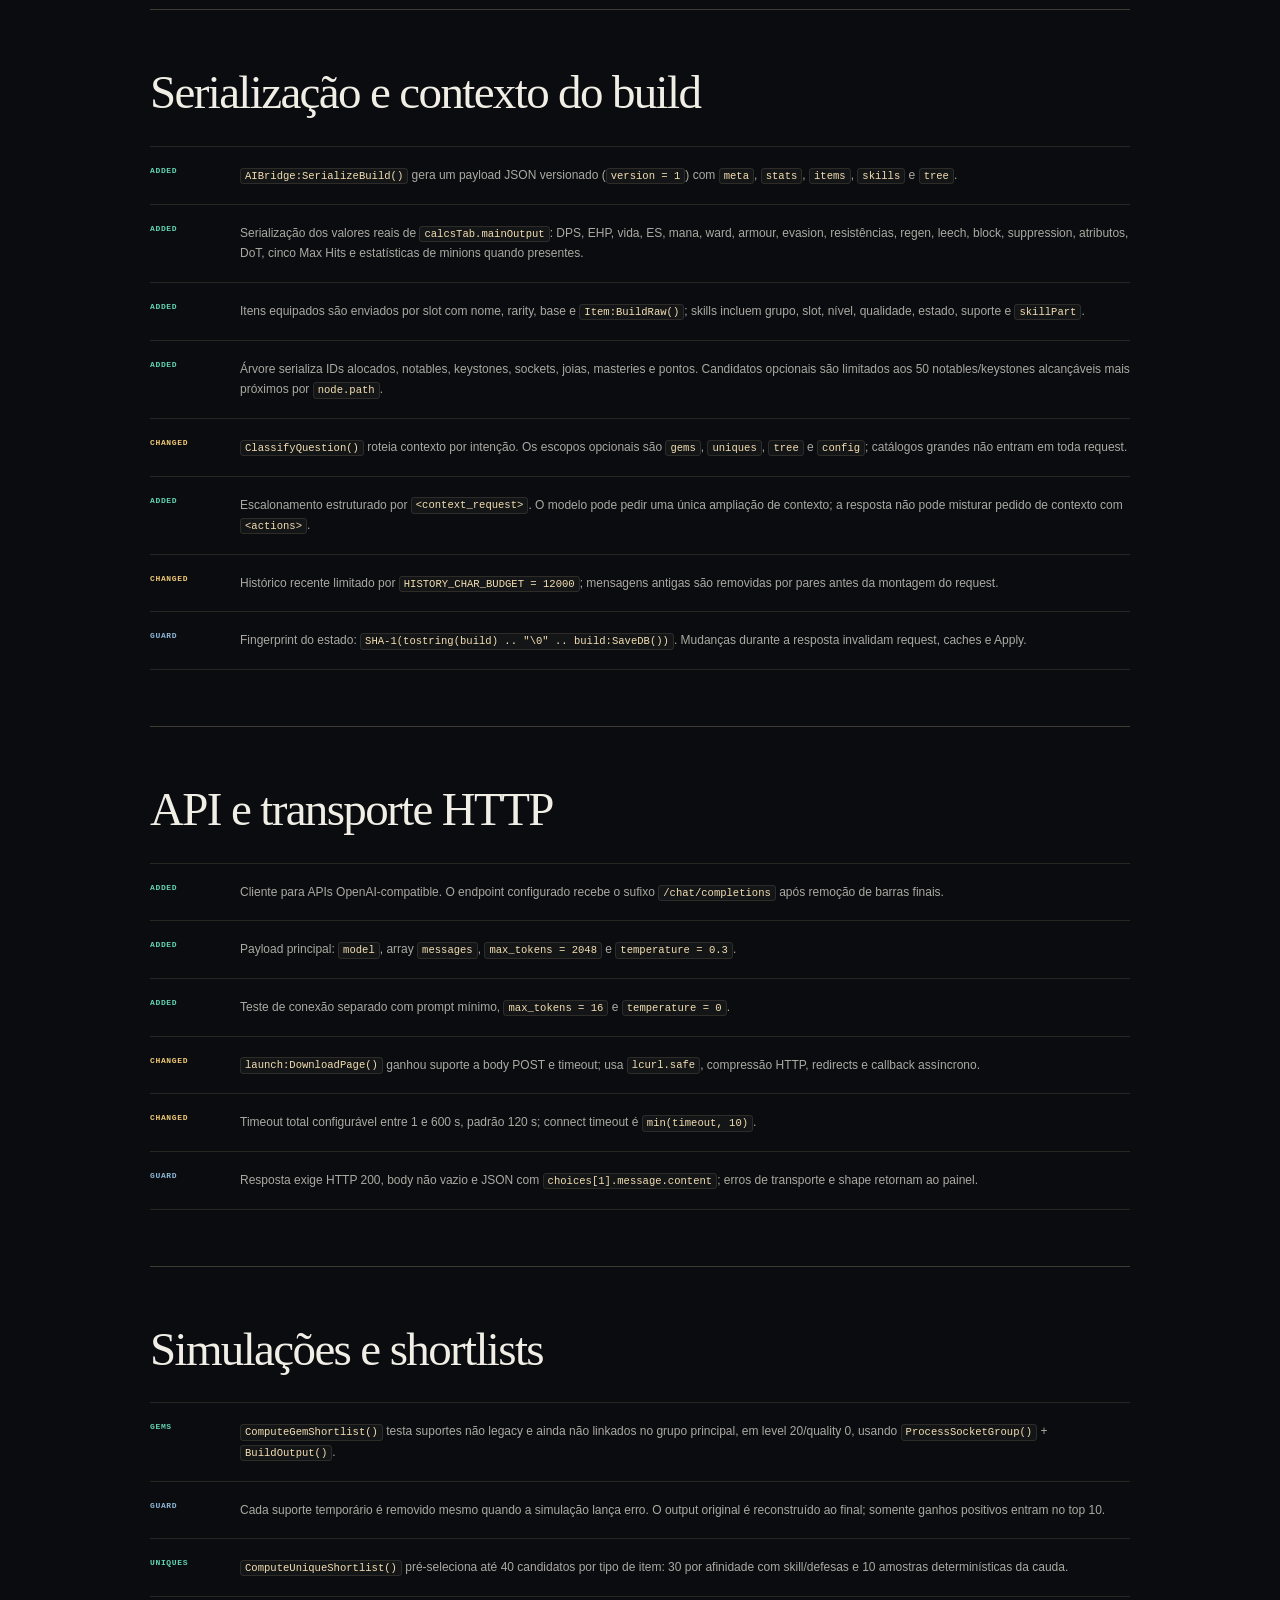
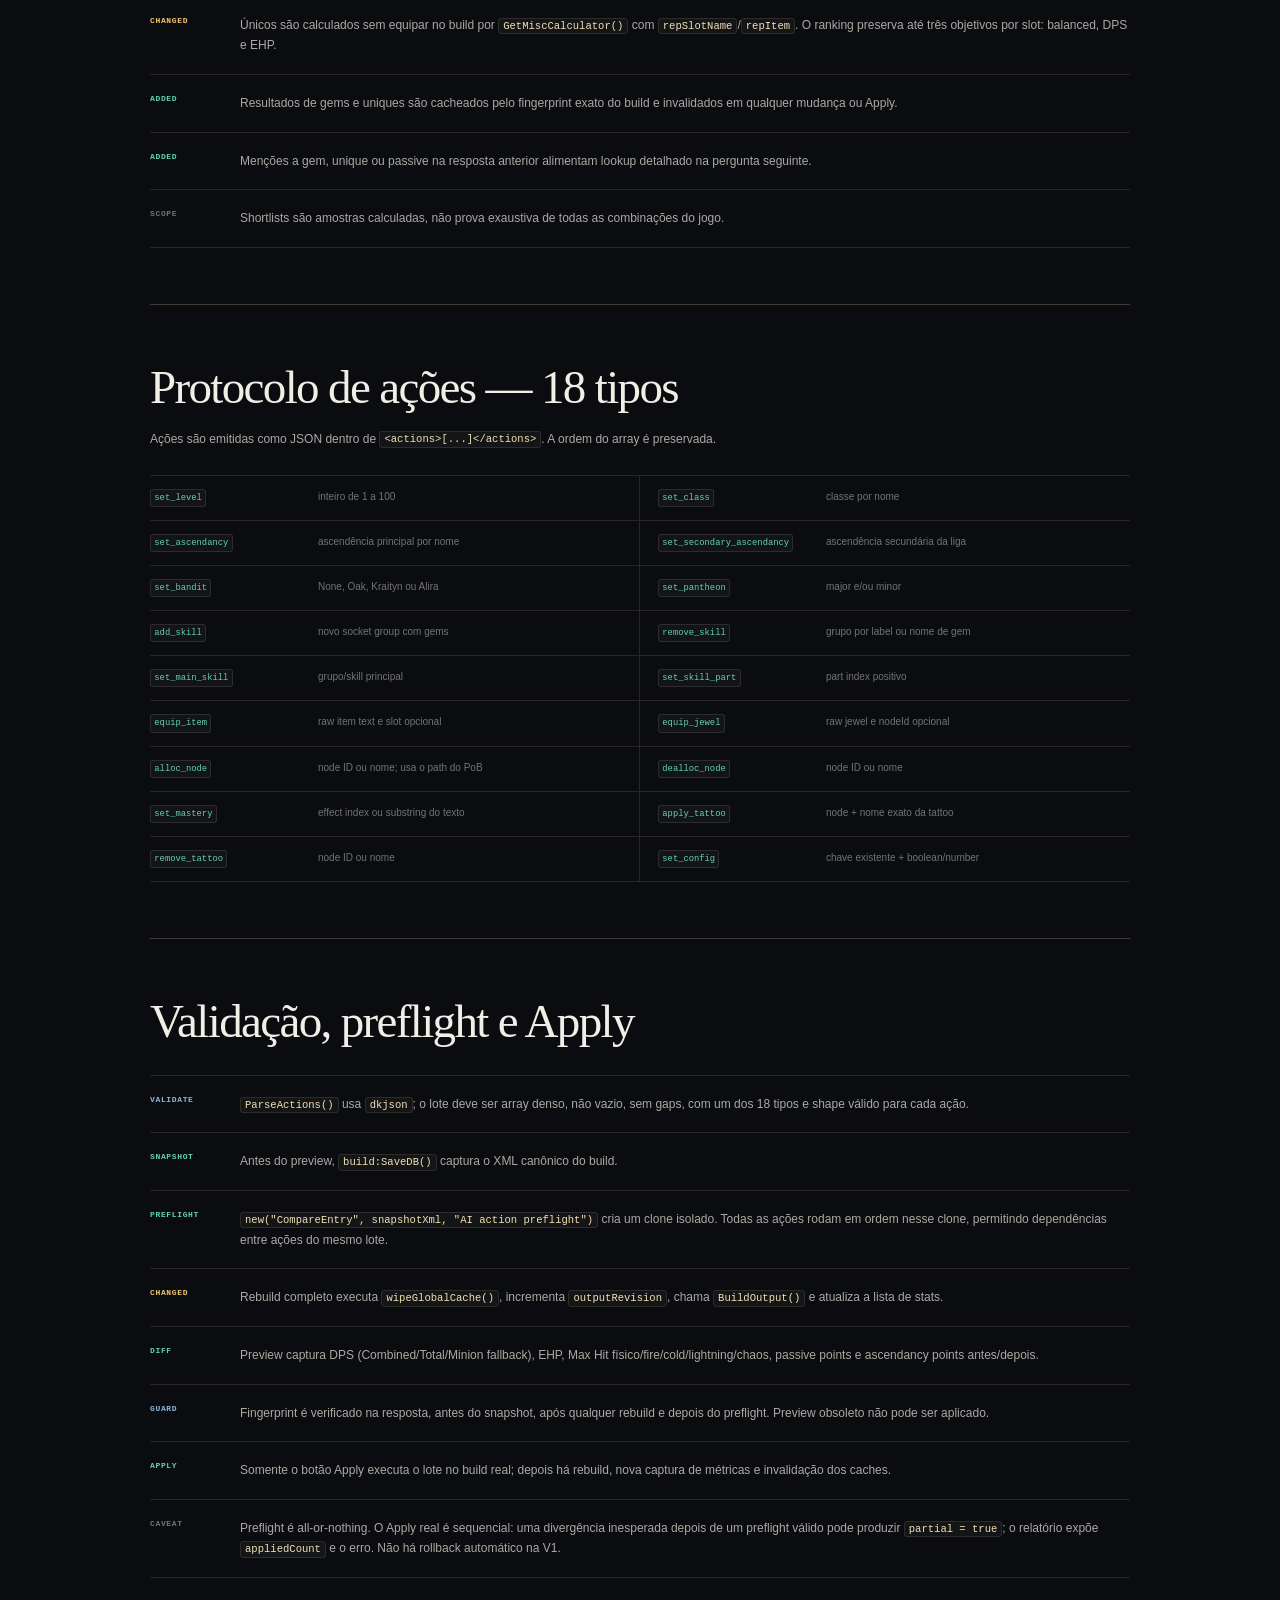
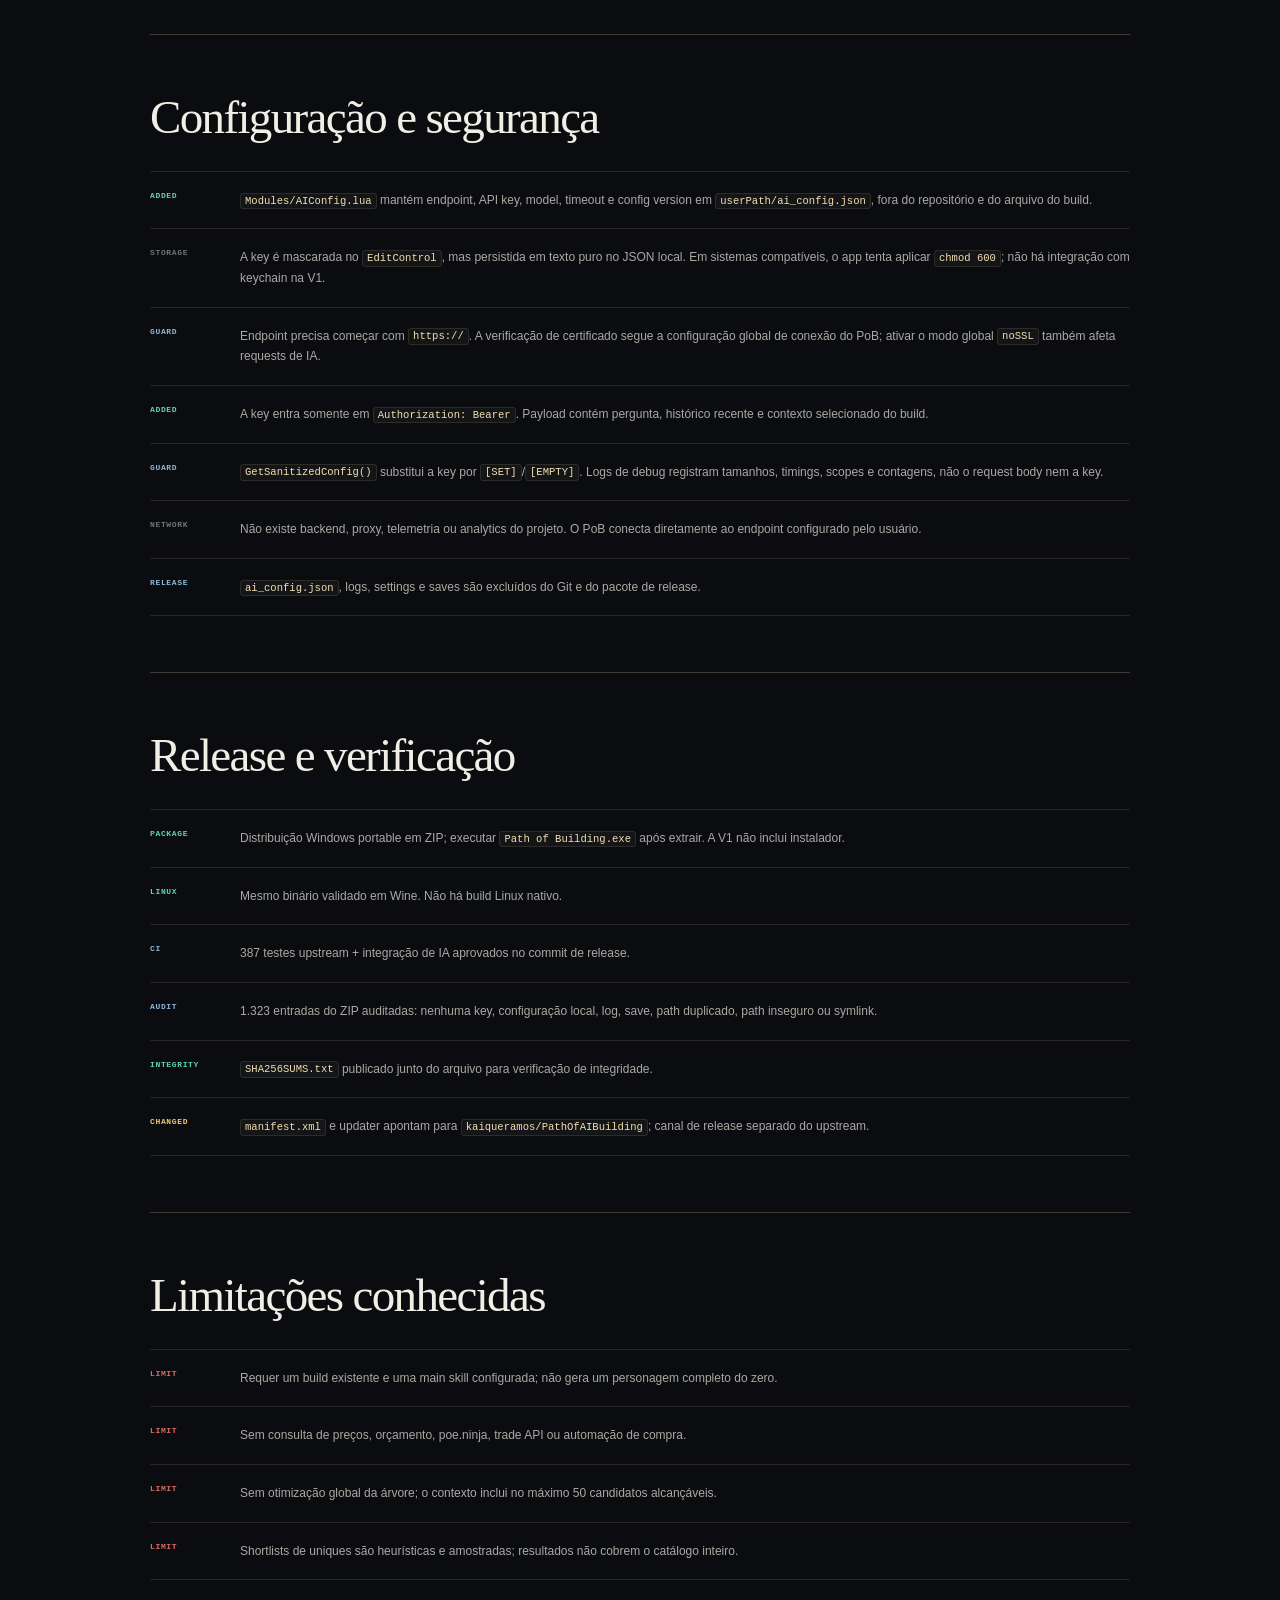
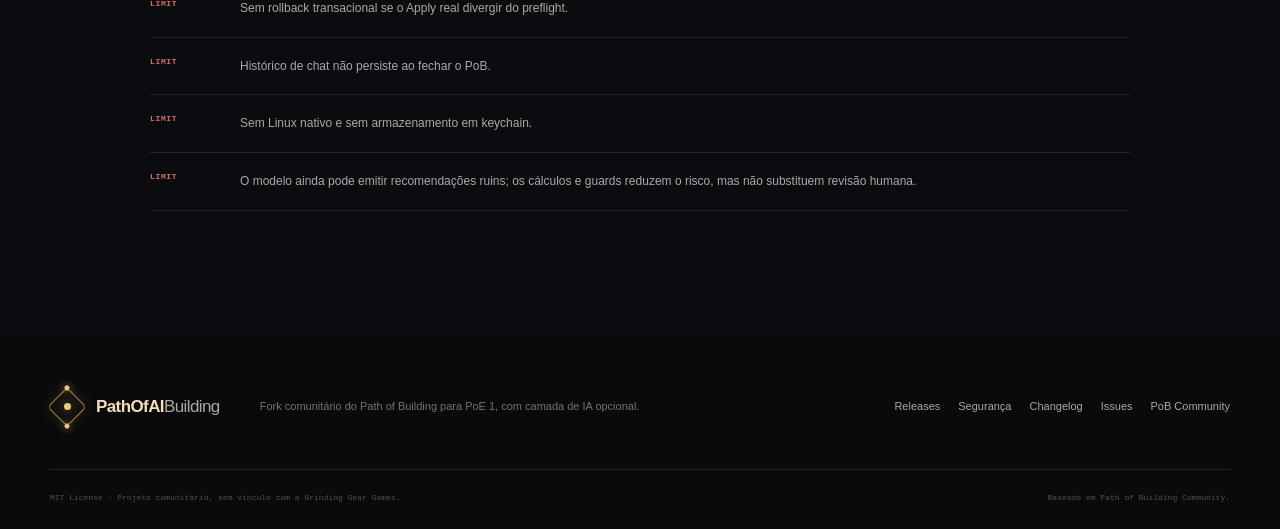
<file: site/changelog/index.html>
<!-- cspell:disable -->
<!doctype html>
<html lang="pt-BR">
<head>
  <meta charset="utf-8">
  <meta name="viewport" content="width=device-width, initial-scale=1">
  <meta name="theme-color" content="#0a0c0f">
  <meta name="description" content="Changelog técnico do PathOfAIBuilding v1.1.5: recuperação de contexto de IA, ações seguras e suporte à árvore 3.29.">
  <meta property="og:type" content="website">
  <meta property="og:title" content="PathOfAIBuilding v1.1.5 — recuperação de contexto">
  <meta property="og:description" content="A bridge recupera contexto envolto em texto sem aceitar ações misturadas.">
  <meta property="og:url" content="https://kaiqueramos.github.io/PathOfAIBuilding/changelog/">
  <meta property="og:image" content="https://kaiqueramos.github.io/PathOfAIBuilding/assets/ai-chat.webp">
  <meta name="twitter:card" content="summary_large_image">
  <title>Changelog técnico v1.1.5 — PathOfAIBuilding</title>
  <link rel="canonical" href="https://kaiqueramos.github.io/PathOfAIBuilding/changelog/">
  <link rel="alternate" hreflang="pt-BR" href="https://kaiqueramos.github.io/PathOfAIBuilding/changelog/">
  <link rel="alternate" hreflang="en" href="https://kaiqueramos.github.io/PathOfAIBuilding/en/changelog/">
  <link rel="alternate" hreflang="x-default" href="https://kaiqueramos.github.io/PathOfAIBuilding/changelog/">
  <link rel="icon" href="../favicon.svg" type="image/svg+xml">
  <link rel="stylesheet" href="../styles.css">
  <script src="../script.js" defer></script>
</head>
<body class="changelog-page">
  <a class="skip-link" href="#conteudo">Pular para o conteúdo</a>

  <header class="site-header is-scrolled" data-header>
    <div class="shell header-inner">
      <a class="brand" href="../" aria-label="PathOfAIBuilding — início">
        <span class="brand-mark" aria-hidden="true"><span class="brand-orbit"></span><span class="brand-core"></span></span>
        <span class="brand-copy"><strong>PathOfAI</strong><span>Building</span></span>
      </a>
      <button class="nav-toggle" type="button" aria-expanded="false" aria-controls="primary-nav" data-nav-toggle>
        <span class="sr-only">Abrir menu</span><span></span><span></span><span></span>
      </button>
      <nav class="primary-nav" id="primary-nav" aria-label="Navegação principal" data-nav>
        <a href="../#como-funciona">Como funciona</a>
        <a href="../#recursos">Recursos</a>
        <a href="../#primeiros-passos">Como usar</a>
        <a href="../#seguranca">Segurança</a>
        <a class="is-current" href="./" aria-current="page">Changelog</a>
        <div class="language-switch" aria-label="Idioma">
          <a href="./" lang="pt-BR" aria-current="page">PT</a><span aria-hidden="true">/</span><a href="../en/changelog/" lang="en">EN</a>
        </div>
        <a class="nav-github" href="https://github.com/kaiqueramos/PathOfAIBuilding" target="_blank" rel="noreferrer">GitHub<svg viewBox="0 0 16 16" aria-hidden="true"><path d="M5 3h8v8M13 3 4 12"/></svg></a>
      </nav>
    </div>
  </header>

  <main id="conteudo">
    <header class="changelog-header">
      <div class="shell changelog-shell">
        <span class="changelog-label">Release notes</span>
        <h1>PathOfAIBuilding <em>v1.1.5</em></h1>
        <p>Patch de recuperação de contexto: uma explicação ao redor de uma solicitação válida não deixa mais o chat em erro.</p>
        <dl class="changelog-meta">
          <div><dt>Data</dt><dd>23 de julho de 2026</dd></div>
          <div><dt>Base</dt><dd>PoB Community dev</dd></div>
          <div><dt>Árvore</dt><dd>3.29 · standard e Ruthless</dd></div>
          <div><dt>Plataforma</dt><dd>Windows · Wine/Proton</dd></div>
          <div><dt>Licença</dt><dd>MIT · aplicativo grátis</dd></div>
        </dl>
        <div class="changelog-links">
          <a class="button button-primary" href="https://github.com/kaiqueramos/PathOfAIBuilding/releases/tag/v1.1.5">Baixar v1.1.5</a>
          <a class="button button-ghost" href="https://github.com/kaiqueramos/PathOfAIBuilding/tree/v1.1.5">Código da release</a>
        </div>
        <p class="changelog-cost"><strong>Preço:</strong> o aplicativo é gratuito e open source. A API de IA configurada pelo usuário pode ter custo próprio.</p>
      </div>
    </header>

    <article class="shell changelog-shell changelog-content">
      <nav class="changelog-toc" aria-label="Índice do changelog">
        <strong>Nesta página</strong>
        <ol>
          <li><a href="#v1-1-5">V1.1.5 — recuperação de contexto</a></li>

          <li><a href="#v1-1-4">V1.1.4 — ações de gemas canônicas</a></li>

          <li><a href="#v1-1-3">V1.1.3 — robustez do chat</a></li>
          <li><a href="#v1-1-2">V1.1.2 — correção de ações</a></li>
          <li><a href="#v1-1-1">V1.1.1 — opções por provider</a></li>
          <li><a href="#v1-1-3-29">V1.1 — suporte 3.29</a></li>
          <li><a href="#v1-0">V1.0 — integração de IA</a></li>
          <li><a href="#interface">Integração e interface</a></li>
          <li><a href="#contexto">Serialização e contexto</a></li>
          <li><a href="#api">API e transporte</a></li>
          <li><a href="#simulacoes">Simulações e shortlists</a></li>
          <li><a href="#acoes">Protocolo de ações</a></li>
          <li><a href="#preflight">Preflight e Apply</a></li>
          <li><a href="#seguranca-tecnica">Configuração e segurança</a></li>
          <li><a href="#release">Release e verificação</a></li>
          <li><a href="#limites">Limitações conhecidas</a></li>
        </ol>
      </nav>

      <section class="changelog-section" id="v1-1-5">
        <h2>V1.1.5 — recuperação de contexto</h2>
        <p class="section-intro">A bridge continua a conversa quando o modelo pede dados adicionais de forma válida, mas adiciona uma explicação ao redor do bloco.</p>
        <ul class="change-list">
          <li><span class="change-kind fixed">Recuperação</span><div>Um único bloco <code>&lt;context_request&gt;</code> válido agora é aceito mesmo com prosa antes ou depois; a prosa é descartada e a pergunta é repetida com o contexto pedido.</div></li>
          <li><span class="change-kind fixed">Segurança</span><div>Qualquer marcador de <code>&lt;actions&gt;</code> junto da solicitação continua bloqueando a resposta antes de qualquer alteração no build.</div></li>
          <li><span class="change-kind fixed">Limite</span><div>Blocos duplicados, JSON inválido e escopos fora do catálogo seguem rejeitados.</div></li>
          <li><span class="change-kind note">Teste</span><div>Regressões cobrem uma resposta com texto ao redor do contexto, blocos duplicados e mistura de ações.</div></li>
        </ul>
      </section>

      <section class="changelog-section" id="v1-1-4">
        <h2>V1.1.4 — ações de gemas canônicas</h2>
        <p class="section-intro">Uma recomendação de minion não perde mais todo o lote porque o modelo pluralizou uma gema que o PoB conhece no singular.</p>
        <ul class="change-list">
          <li><span class="change-kind fixed">Contexto</span><div>Perguntas sobre skills, minions, summons e invocadores recebem o catálogo de gemas canônicas do PoB.</div></li>
          <li><span class="change-kind fixed">Contrato</span><div>A IA deve usar os nomes exatos de <code>state.reference.gemNames</code> em <code>add_skill</code> e <code>set_main_skill</code>.</div></li>
          <li><span class="change-kind fixed">Compatibilidade</span><div>A bridge converte uma variação singular/plural apenas quando há um único nome canônico possível, antes do preflight.</div></li>
          <li><span class="change-kind note">Teste</span><div>Regressões cobrem um starter de minions até o nível 30 e <code>Summon Raging Spirits</code> convertido para <code>Summon Raging Spirit</code>.</div></li>
        </ul>
      </section>

      <section class="changelog-section" id="v1-1-3">
        <h2>V1.1.3 — robustez do chat de IA</h2>
        <p class="section-intro">A sessão continua utilizável quando o transporte ou a resposta do modelo fogem do caminho esperado.</p>
        <ul class="change-list">
          <li><span class="change-kind fixed">Transporte</span><div>A bridge detecta quando a request ou o teste de conexão não conseguem iniciar e devolve um erro imediato, liberando nova tentativa.</div></li>
          <li><span class="change-kind fixed">Ações</span><div>Blocos <code>&lt;actions&gt;</code> aceitam maiúsculas e espaço nas tags, mas JSON incompleto, inválido, duplicado, objeto ou com conteúdo extra é rejeitado com mensagem visível.</div></li>
          <li><span class="change-kind fixed">Stream</span><div>Uma resposta animada é concluída antes de uma resposta rápida posterior substituir o cursor do stream; nenhuma resposta anterior fica em branco.</div></li>
          <li><span class="change-kind note">Cobertura</span><div>Regressões cobrem transporte que não inicia, exceção durante a resposta, tags e JSON de ações malformados, proposta pendente e follow-up imediato.</div></li>
        </ul>
      </section>

      <section class="changelog-section" id="v1-1-2">
        <h2>V1.1.2 — correção de propostas não aplicadas</h2>
        <p class="section-intro">Uma nova solicitação de correção não presume que a proposta anterior foi aplicada. O estado serializado do PoB continua sendo a fonte de verdade.</p>
        <ul class="change-list">
          <li><span class="change-kind fixed">Contexto</span><div>A bridge informa explicitamente à IA que a proposta anterior não foi aplicada e exige um novo bloco <code>&lt;actions&gt;</code> para correções ou substituições.</div></li>
          <li><span class="change-kind fixed">UI</span><div>As ações da resposta nova substituem a proposta anterior; o botão Apply volta a representar somente o lote atual.</div></li>
          <li><span class="change-kind fixed">Segurança</span><div>O build não muda durante a conversa: qualquer lote continua exigindo Apply explícito do jogador.</div></li>
          <li><span class="change-kind note">Teste</span><div>Regressão cobre uma proposta de nível 98 corrigida para nível 97, sem tocar no build antes da aplicação.</div></li>
        </ul>
      </section>

      <section class="changelog-section" id="v1-1-1">
        <h2>V1.1.1 — opções genéricas por provider</h2>
        <p class="section-intro">A configuração de IA deixa de depender de condicionais por modelo: o usuário informa opções extras do endpoint OpenAI-compatible diretamente no PoB.</p>
        <ul class="change-list">
          <li><span class="change-kind added">Config</span><div><code>AI Setup</code> agora expõe <code>Extra request options (JSON)</code>, persistido em <code>ai_config.json</code>.</div></li>
          <li><span class="change-kind changed">Bridge</span><div>As opções validadas seguem para o teste de conexão e para toda conversa; não há branch específica para MiniMax ou outro provider.</div></li>
          <li><span class="change-kind fixed">Safety</span><div><code>model</code>, <code>messages</code> e <code>stream</code> permanecem controlados pela bridge para preservar o contrato do chat.</div></li>
          <li><span class="change-kind note">MiniMax</span><div>Para respostas diretas do M3, use <code>{"thinking":{"type":"disabled"}}</code> no novo campo.</div></li>
        </ul>
      </section>

      <section class="changelog-section" id="v1-1-3-29">
        <h2>V1.1.0 — suporte à árvore 3.29</h2>
        <p class="section-intro">Atualização de compatibilidade com a árvore passiva atual do PoE 1, integrada do branch <code>dev</code> do Path of Building Community.</p>
        <ul class="change-list">
          <li><span class="change-kind added">Tree</span><div>Adicionadas <code>TreeData/3_29</code> e <code>TreeData/3_29_ruthless</code>, incluindo <code>tree.lua</code>, sprites, texturas e assets de passive tree.</div></li>
          <li><span class="change-kind changed">Default</span><div><code>GameVersions.lua</code> registra 3.29 standard e Ruthless; <code>latestTreeVersion</code> agora resolve para 3.29 em novas builds.</div></li>
          <li><span class="change-kind added">Import</span><div>Mapeamentos de import/export passam a reconhecer a versão 3.29 e a variante Ruthless.</div></li>
          <li><span class="change-kind fixed">Tree UI</span><div>O carregamento de sprites da árvore aceita o formato de coordenadas usado pelos dados 3.29; a UI também reconhece a ascendência Luminary ao importar personagens.</div></li>
          <li><span class="change-kind changed">Sync</span><div>Sincronizados os commits upstream posteriores à V1.0, incluindo correções de cálculo, comparação, importação e atualização do runtime SimpleGraphic.</div></li>
          <li><span class="change-kind fixed">AI</span><div>A aba AI, configuração local, preflight e guards da V1.0 foram preservados durante o merge upstream.</div></li>
        </ul>
      </section>

      <section class="changelog-section" id="v1-0">
        <h2>V1.0.0 — integração de IA</h2>
        <p class="section-intro">Histórico técnico da primeira release pública. As seções abaixo descrevem a arquitetura, validações e limitações que continuam vigentes na V1.1.</p>
      </section>

      <section class="changelog-section" id="interface">
        <h2>Integração e interface</h2>
        <ul class="change-list">
          <li><span class="change-kind added">Added</span><div><code>Classes/AIChatTab.lua</code> como novo <code>Build.viewMode == "AI"</code>, registrado ao lado da aba Compare em <code>Modules/Build.lua</code>.</div></li>
          <li><span class="change-kind added">Added</span><div>Botão global <code>AI Setup</code>/<code>AI Ready</code> em <code>Modules/Main.lua</code>, abrindo <code>AIConfigPanel</code> pelo sistema nativo de popups do PoB.</div></li>
          <li><span class="change-kind added">Added</span><div>Chat com mensagens <code>user</code>, <code>assistant</code> e <code>system</code>, campo multiline, envio por Enter e três prompts rápidos.</div></li>
          <li><span class="change-kind changed">Changed</span><div>Requests executadas em subprocesso Lua por <code>LaunchSubScript</code>; a thread de desenho do PoB permanece responsiva.</div></li>
          <li><span class="change-kind added">Added</span><div>Resposta recebida integralmente pelo callback HTTP e exibida por revelação progressiva local em <code>AIChatTab:UpdateStream()</code>. Não é streaming de tokens da API.</div></li>
          <li><span class="change-kind note">Note</span><div>Histórico é apenas da sessão: <code>AIChatTab:Load()</code> não restaura mensagens e <code>Save()</code> não grava o chat no build.</div></li>
          <li><span class="change-kind fixed">Guard</span><div><code>AIBridge.pending</code> e <code>AIChatTab.pending</code> limitam a integração a uma request simultânea.</div></li>
        </ul>
      </section>

      <section class="changelog-section" id="contexto">
        <h2>Serialização e contexto do build</h2>
        <ul class="change-list">
          <li><span class="change-kind added">Added</span><div><code>AIBridge:SerializeBuild()</code> gera um payload JSON versionado (<code>version = 1</code>) com <code>meta</code>, <code>stats</code>, <code>items</code>, <code>skills</code> e <code>tree</code>.</div></li>
          <li><span class="change-kind added">Added</span><div>Serialização dos valores reais de <code>calcsTab.mainOutput</code>: DPS, EHP, vida, ES, mana, ward, armour, evasion, resistências, regen, leech, block, suppression, atributos, DoT, cinco Max Hits e estatísticas de minions quando presentes.</div></li>
          <li><span class="change-kind added">Added</span><div>Itens equipados são enviados por slot com nome, rarity, base e <code>Item:BuildRaw()</code>; skills incluem grupo, slot, nível, qualidade, estado, suporte e <code>skillPart</code>.</div></li>
          <li><span class="change-kind added">Added</span><div>Árvore serializa IDs alocados, notables, keystones, sockets, joias, masteries e pontos. Candidatos opcionais são limitados aos 50 notables/keystones alcançáveis mais próximos por <code>node.path</code>.</div></li>
          <li><span class="change-kind changed">Changed</span><div><code>ClassifyQuestion()</code> roteia contexto por intenção. Os escopos opcionais são <code>gems</code>, <code>uniques</code>, <code>tree</code> e <code>config</code>; catálogos grandes não entram em toda request.</div></li>
          <li><span class="change-kind added">Added</span><div>Escalonamento estruturado por <code>&lt;context_request&gt;</code>. O modelo pode pedir uma única ampliação de contexto; a resposta não pode misturar pedido de contexto com <code>&lt;actions&gt;</code>.</div></li>
          <li><span class="change-kind changed">Changed</span><div>Histórico recente limitado por <code>HISTORY_CHAR_BUDGET = 12000</code>; mensagens antigas são removidas por pares antes da montagem do request.</div></li>
          <li><span class="change-kind fixed">Guard</span><div>Fingerprint do estado: <code>SHA-1(tostring(build) .. "\0" .. build:SaveDB())</code>. Mudanças durante a resposta invalidam request, caches e Apply.</div></li>
        </ul>
      </section>

      <section class="changelog-section" id="api">
        <h2>API e transporte HTTP</h2>
        <ul class="change-list">
          <li><span class="change-kind added">Added</span><div>Cliente para APIs OpenAI-compatible. O endpoint configurado recebe o sufixo <code>/chat/completions</code> após remoção de barras finais.</div></li>
          <li><span class="change-kind added">Added</span><div>Payload principal: <code>model</code>, array <code>messages</code>, <code>max_tokens = 2048</code> e <code>temperature = 0.3</code>.</div></li>
          <li><span class="change-kind added">Added</span><div>Teste de conexão separado com prompt mínimo, <code>max_tokens = 16</code> e <code>temperature = 0</code>.</div></li>
          <li><span class="change-kind changed">Changed</span><div><code>launch:DownloadPage()</code> ganhou suporte a body POST e timeout; usa <code>lcurl.safe</code>, compressão HTTP, redirects e callback assíncrono.</div></li>
          <li><span class="change-kind changed">Changed</span><div>Timeout total configurável entre 1 e 600 s, padrão 120 s; connect timeout é <code>min(timeout, 10)</code>.</div></li>
          <li><span class="change-kind fixed">Guard</span><div>Resposta exige HTTP 200, body não vazio e JSON com <code>choices[1].message.content</code>; erros de transporte e shape retornam ao painel.</div></li>
        </ul>
      </section>

      <section class="changelog-section" id="simulacoes">
        <h2>Simulações e shortlists</h2>
        <ul class="change-list">
          <li><span class="change-kind added">Gems</span><div><code>ComputeGemShortlist()</code> testa suportes não legacy e ainda não linkados no grupo principal, em level 20/quality 0, usando <code>ProcessSocketGroup()</code> + <code>BuildOutput()</code>.</div></li>
          <li><span class="change-kind fixed">Guard</span><div>Cada suporte temporário é removido mesmo quando a simulação lança erro. O output original é reconstruído ao final; somente ganhos positivos entram no top 10.</div></li>
          <li><span class="change-kind added">Uniques</span><div><code>ComputeUniqueShortlist()</code> pré-seleciona até 40 candidatos por tipo de item: 30 por afinidade com skill/defesas e 10 amostras determinísticas da cauda.</div></li>
          <li><span class="change-kind changed">Changed</span><div>Únicos são calculados sem equipar no build por <code>GetMiscCalculator()</code> com <code>repSlotName</code>/<code>repItem</code>. O ranking preserva até três objetivos por slot: balanced, DPS e EHP.</div></li>
          <li><span class="change-kind added">Added</span><div>Resultados de gems e uniques são cacheados pelo fingerprint exato do build e invalidados em qualquer mudança ou Apply.</div></li>
          <li><span class="change-kind added">Added</span><div>Menções a gem, unique ou passive na resposta anterior alimentam lookup detalhado na pergunta seguinte.</div></li>
          <li><span class="change-kind note">Scope</span><div>Shortlists são amostras calculadas, não prova exaustiva de todas as combinações do jogo.</div></li>
        </ul>
      </section>

      <section class="changelog-section" id="acoes">
        <h2>Protocolo de ações — 18 tipos</h2>
        <p class="section-intro">Ações são emitidas como JSON dentro de <code>&lt;actions&gt;[...]&lt;/actions&gt;</code>. A ordem do array é preservada.</p>
        <ul class="action-id-list">
          <li><code>set_level</code><span>inteiro de 1 a 100</span></li>
          <li><code>set_class</code><span>classe por nome</span></li>
          <li><code>set_ascendancy</code><span>ascendência principal por nome</span></li>
          <li><code>set_secondary_ascendancy</code><span>ascendência secundária da liga</span></li>
          <li><code>set_bandit</code><span>None, Oak, Kraityn ou Alira</span></li>
          <li><code>set_pantheon</code><span>major e/ou minor</span></li>
          <li><code>add_skill</code><span>novo socket group com gems</span></li>
          <li><code>remove_skill</code><span>grupo por label ou nome de gem</span></li>
          <li><code>set_main_skill</code><span>grupo/skill principal</span></li>
          <li><code>set_skill_part</code><span>part index positivo</span></li>
          <li><code>equip_item</code><span>raw item text e slot opcional</span></li>
          <li><code>equip_jewel</code><span>raw jewel e nodeId opcional</span></li>
          <li><code>alloc_node</code><span>node ID ou nome; usa o path do PoB</span></li>
          <li><code>dealloc_node</code><span>node ID ou nome</span></li>
          <li><code>set_mastery</code><span>effect index ou substring do texto</span></li>
          <li><code>apply_tattoo</code><span>node + nome exato da tattoo</span></li>
          <li><code>remove_tattoo</code><span>node ID ou nome</span></li>
          <li><code>set_config</code><span>chave existente + boolean/number</span></li>
        </ul>
      </section>

      <section class="changelog-section" id="preflight">
        <h2>Validação, preflight e Apply</h2>
        <ul class="change-list">
          <li><span class="change-kind fixed">Validate</span><div><code>ParseActions()</code> usa <code>dkjson</code>; o lote deve ser array denso, não vazio, sem gaps, com um dos 18 tipos e shape válido para cada ação.</div></li>
          <li><span class="change-kind added">Snapshot</span><div>Antes do preview, <code>build:SaveDB()</code> captura o XML canônico do build.</div></li>
          <li><span class="change-kind added">Preflight</span><div><code>new("CompareEntry", snapshotXml, "AI action preflight")</code> cria um clone isolado. Todas as ações rodam em ordem nesse clone, permitindo dependências entre ações do mesmo lote.</div></li>
          <li><span class="change-kind changed">Changed</span><div>Rebuild completo executa <code>wipeGlobalCache()</code>, incrementa <code>outputRevision</code>, chama <code>BuildOutput()</code> e atualiza a lista de stats.</div></li>
          <li><span class="change-kind added">Diff</span><div>Preview captura DPS (Combined/Total/Minion fallback), EHP, Max Hit físico/fire/cold/lightning/chaos, passive points e ascendancy points antes/depois.</div></li>
          <li><span class="change-kind fixed">Guard</span><div>Fingerprint é verificado na resposta, antes do snapshot, após qualquer rebuild e depois do preflight. Preview obsoleto não pode ser aplicado.</div></li>
          <li><span class="change-kind added">Apply</span><div>Somente o botão Apply executa o lote no build real; depois há rebuild, nova captura de métricas e invalidação dos caches.</div></li>
          <li><span class="change-kind note">Caveat</span><div>Preflight é all-or-nothing. O Apply real é sequencial: uma divergência inesperada depois de um preflight válido pode produzir <code>partial = true</code>; o relatório expõe <code>appliedCount</code> e o erro. Não há rollback automático na V1.</div></li>
        </ul>
      </section>

      <section class="changelog-section" id="seguranca-tecnica">
        <h2>Configuração e segurança</h2>
        <ul class="change-list">
          <li><span class="change-kind added">Added</span><div><code>Modules/AIConfig.lua</code> mantém endpoint, API key, model, timeout e config version em <code>userPath/ai_config.json</code>, fora do repositório e do arquivo do build.</div></li>
          <li><span class="change-kind note">Storage</span><div>A key é mascarada no <code>EditControl</code>, mas persistida em texto puro no JSON local. Em sistemas compatíveis, o app tenta aplicar <code>chmod 600</code>; não há integração com keychain na V1.</div></li>
          <li><span class="change-kind fixed">Guard</span><div>Endpoint precisa começar com <code>https://</code>. A verificação de certificado segue a configuração global de conexão do PoB; ativar o modo global <code>noSSL</code> também afeta requests de IA.</div></li>
          <li><span class="change-kind added">Added</span><div>A key entra somente em <code>Authorization: Bearer</code>. Payload contém pergunta, histórico recente e contexto selecionado do build.</div></li>
          <li><span class="change-kind fixed">Guard</span><div><code>GetSanitizedConfig()</code> substitui a key por <code>[SET]</code>/<code>[EMPTY]</code>. Logs de debug registram tamanhos, timings, scopes e contagens, não o request body nem a key.</div></li>
          <li><span class="change-kind note">Network</span><div>Não existe backend, proxy, telemetria ou analytics do projeto. O PoB conecta diretamente ao endpoint configurado pelo usuário.</div></li>
          <li><span class="change-kind fixed">Release</span><div><code>ai_config.json</code>, logs, settings e saves são excluídos do Git e do pacote de release.</div></li>
        </ul>
      </section>

      <section class="changelog-section" id="release">
        <h2>Release e verificação</h2>
        <ul class="change-list">
          <li><span class="change-kind added">Package</span><div>Distribuição Windows portable em ZIP; executar <code>Path of Building.exe</code> após extrair. A V1 não inclui instalador.</div></li>
          <li><span class="change-kind added">Linux</span><div>Mesmo binário validado em Wine. Não há build Linux nativo.</div></li>
          <li><span class="change-kind fixed">CI</span><div>387 testes upstream + integração de IA aprovados no commit de release.</div></li>
          <li><span class="change-kind fixed">Audit</span><div>1.323 entradas do ZIP auditadas: nenhuma key, configuração local, log, save, path duplicado, path inseguro ou symlink.</div></li>
          <li><span class="change-kind added">Integrity</span><div><code>SHA256SUMS.txt</code> publicado junto do arquivo para verificação de integridade.</div></li>
          <li><span class="change-kind changed">Changed</span><div><code>manifest.xml</code> e updater apontam para <code>kaiqueramos/PathOfAIBuilding</code>; canal de release separado do upstream.</div></li>
        </ul>
      </section>

      <section class="changelog-section known-limitations" id="limites">
        <h2>Limitações conhecidas</h2>
        <ul class="change-list">
          <li><span class="change-kind note">Limit</span><div>Requer um build existente e uma main skill configurada; não gera um personagem completo do zero.</div></li>
          <li><span class="change-kind note">Limit</span><div>Sem consulta de preços, orçamento, poe.ninja, trade API ou automação de compra.</div></li>
          <li><span class="change-kind note">Limit</span><div>Sem otimização global da árvore; o contexto inclui no máximo 50 candidatos alcançáveis.</div></li>
          <li><span class="change-kind note">Limit</span><div>Shortlists de uniques são heurísticas e amostradas; resultados não cobrem o catálogo inteiro.</div></li>
          <li><span class="change-kind note">Limit</span><div>Sem rollback transacional se o Apply real divergir do preflight.</div></li>
          <li><span class="change-kind note">Limit</span><div>Histórico de chat não persiste ao fechar o PoB.</div></li>
          <li><span class="change-kind note">Limit</span><div>Sem Linux nativo e sem armazenamento em keychain.</div></li>
          <li><span class="change-kind note">Limit</span><div>O modelo ainda pode emitir recomendações ruins; os cálculos e guards reduzem o risco, mas não substituem revisão humana.</div></li>
        </ul>
      </section>
    </article>
  </main>

  <footer class="site-footer">
    <div class="shell footer-main">
      <a class="brand" href="../" aria-label="PathOfAIBuilding — voltar ao início"><span class="brand-mark" aria-hidden="true"><span class="brand-orbit"></span><span class="brand-core"></span></span><span class="brand-copy"><strong>PathOfAI</strong><span>Building</span></span></a>
      <p>Fork comunitário do Path of Building para PoE 1, com camada de IA opcional.</p>
      <nav aria-label="Links do rodapé"><a href="https://github.com/kaiqueramos/PathOfAIBuilding/releases">Releases</a><a href="https://github.com/kaiqueramos/PathOfAIBuilding/blob/dev/AI_SECURITY.md">Segurança</a><a href="./" aria-current="page">Changelog</a><a href="https://github.com/kaiqueramos/PathOfAIBuilding/issues">Issues</a><a href="https://github.com/PathOfBuildingCommunity/PathOfBuilding">PoB Community</a></nav>
    </div>
    <div class="shell footer-bottom"><span>MIT License · Projeto comunitário, sem vínculo com a Grinding Gear Games.</span><span>Baseado em Path of Building Community.</span></div>
  </footer>
</body>
</html>
</file>
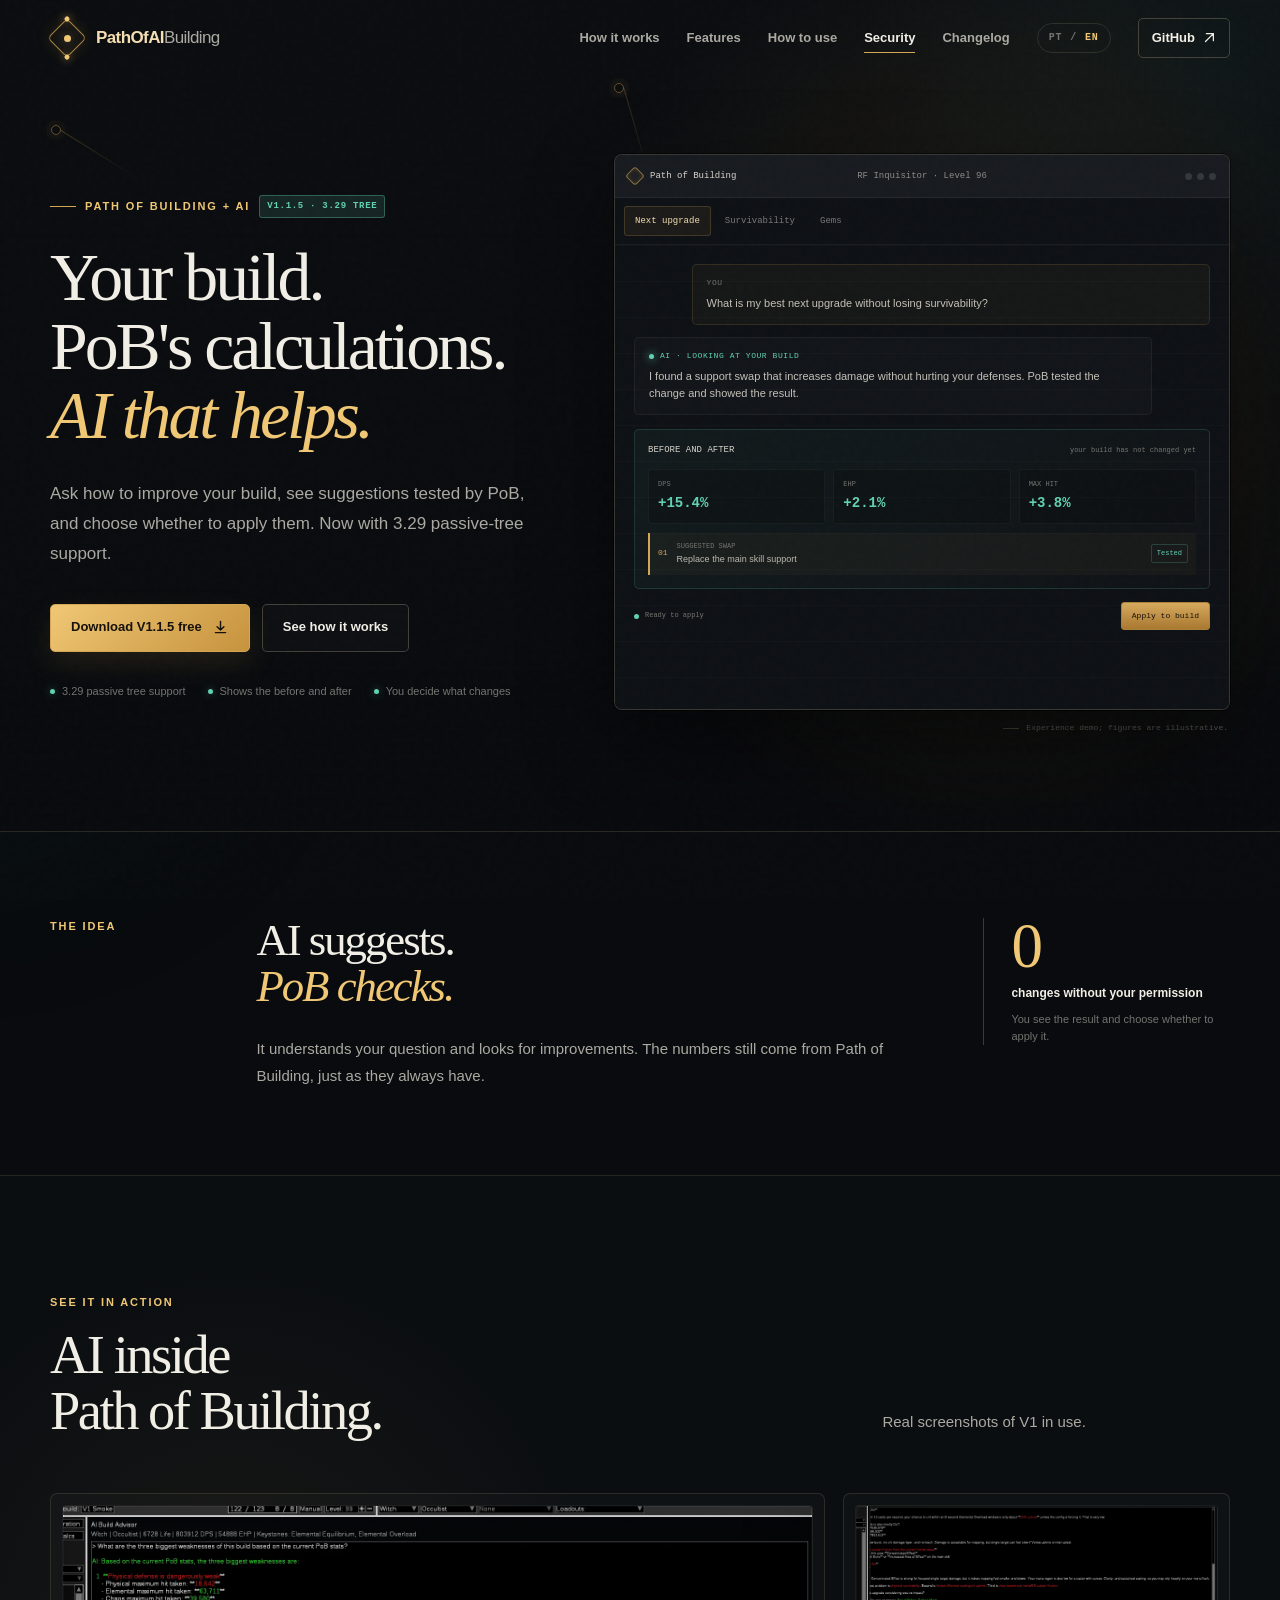
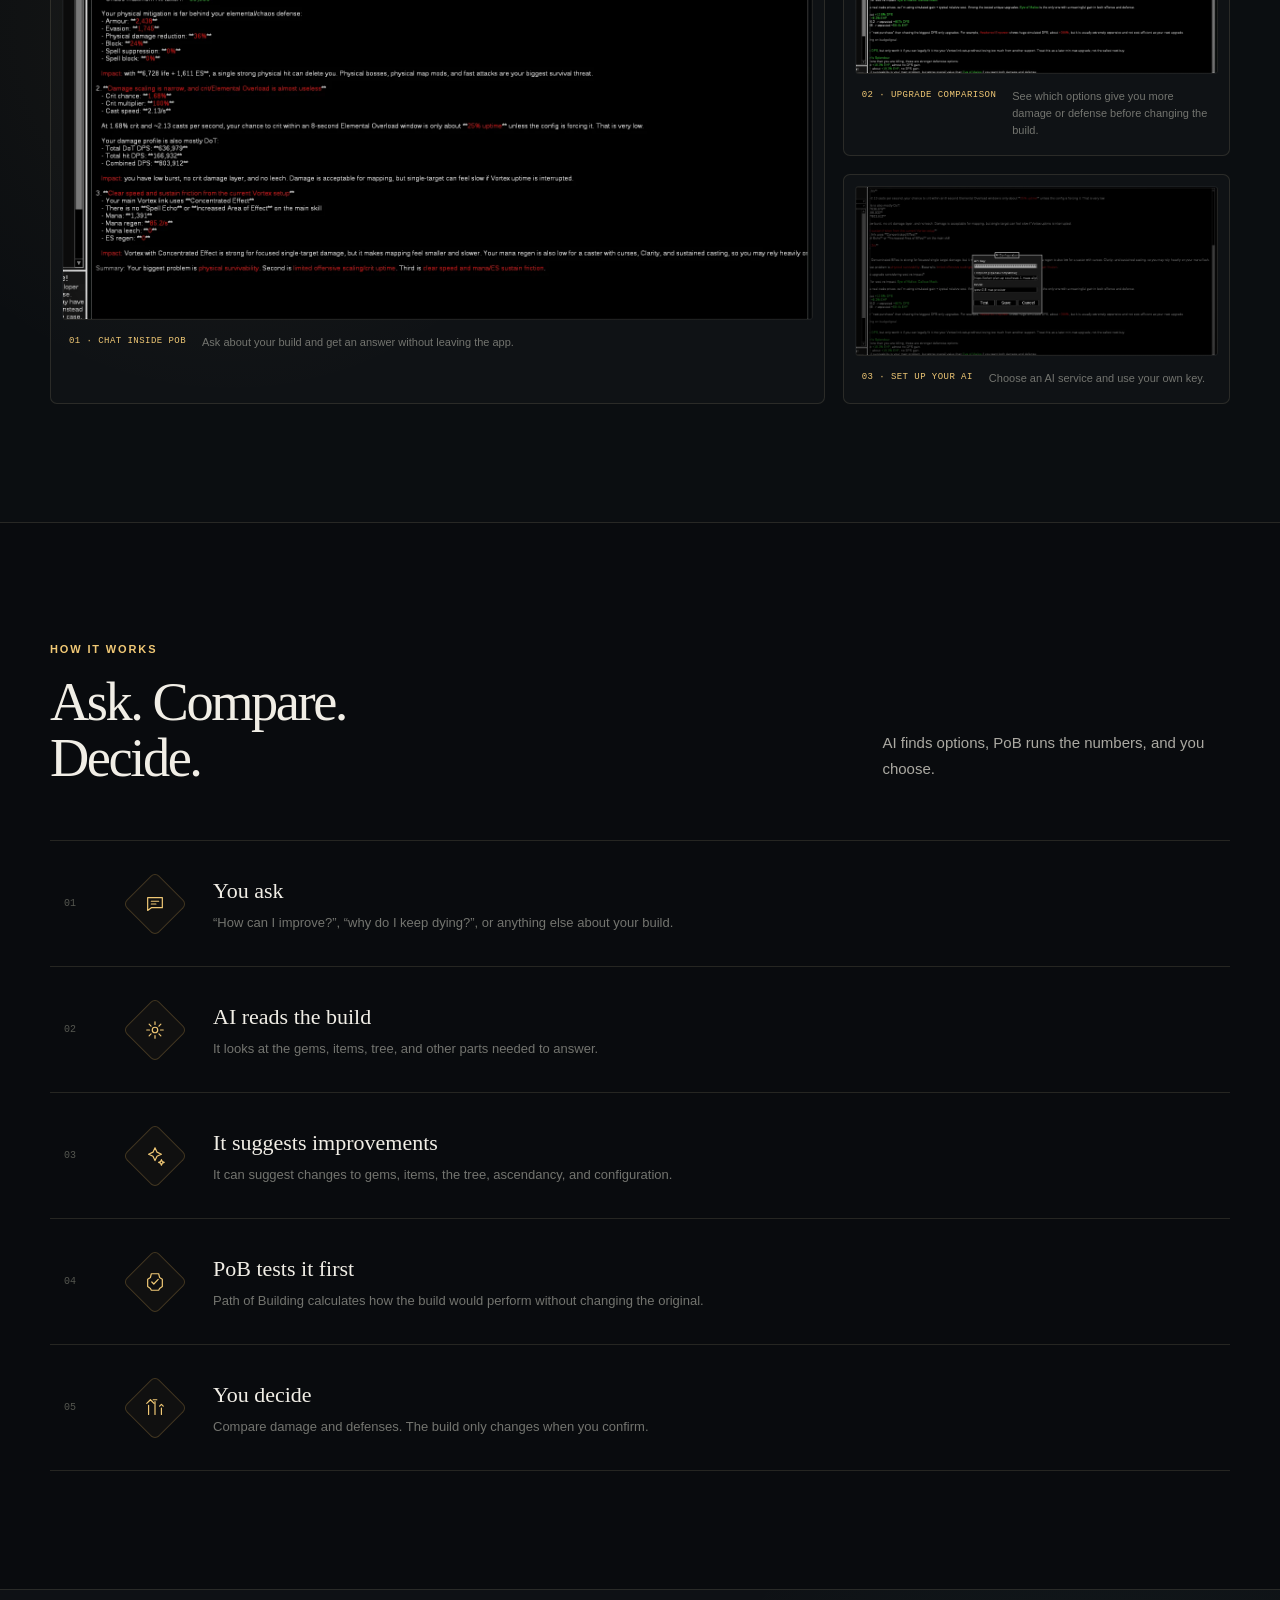
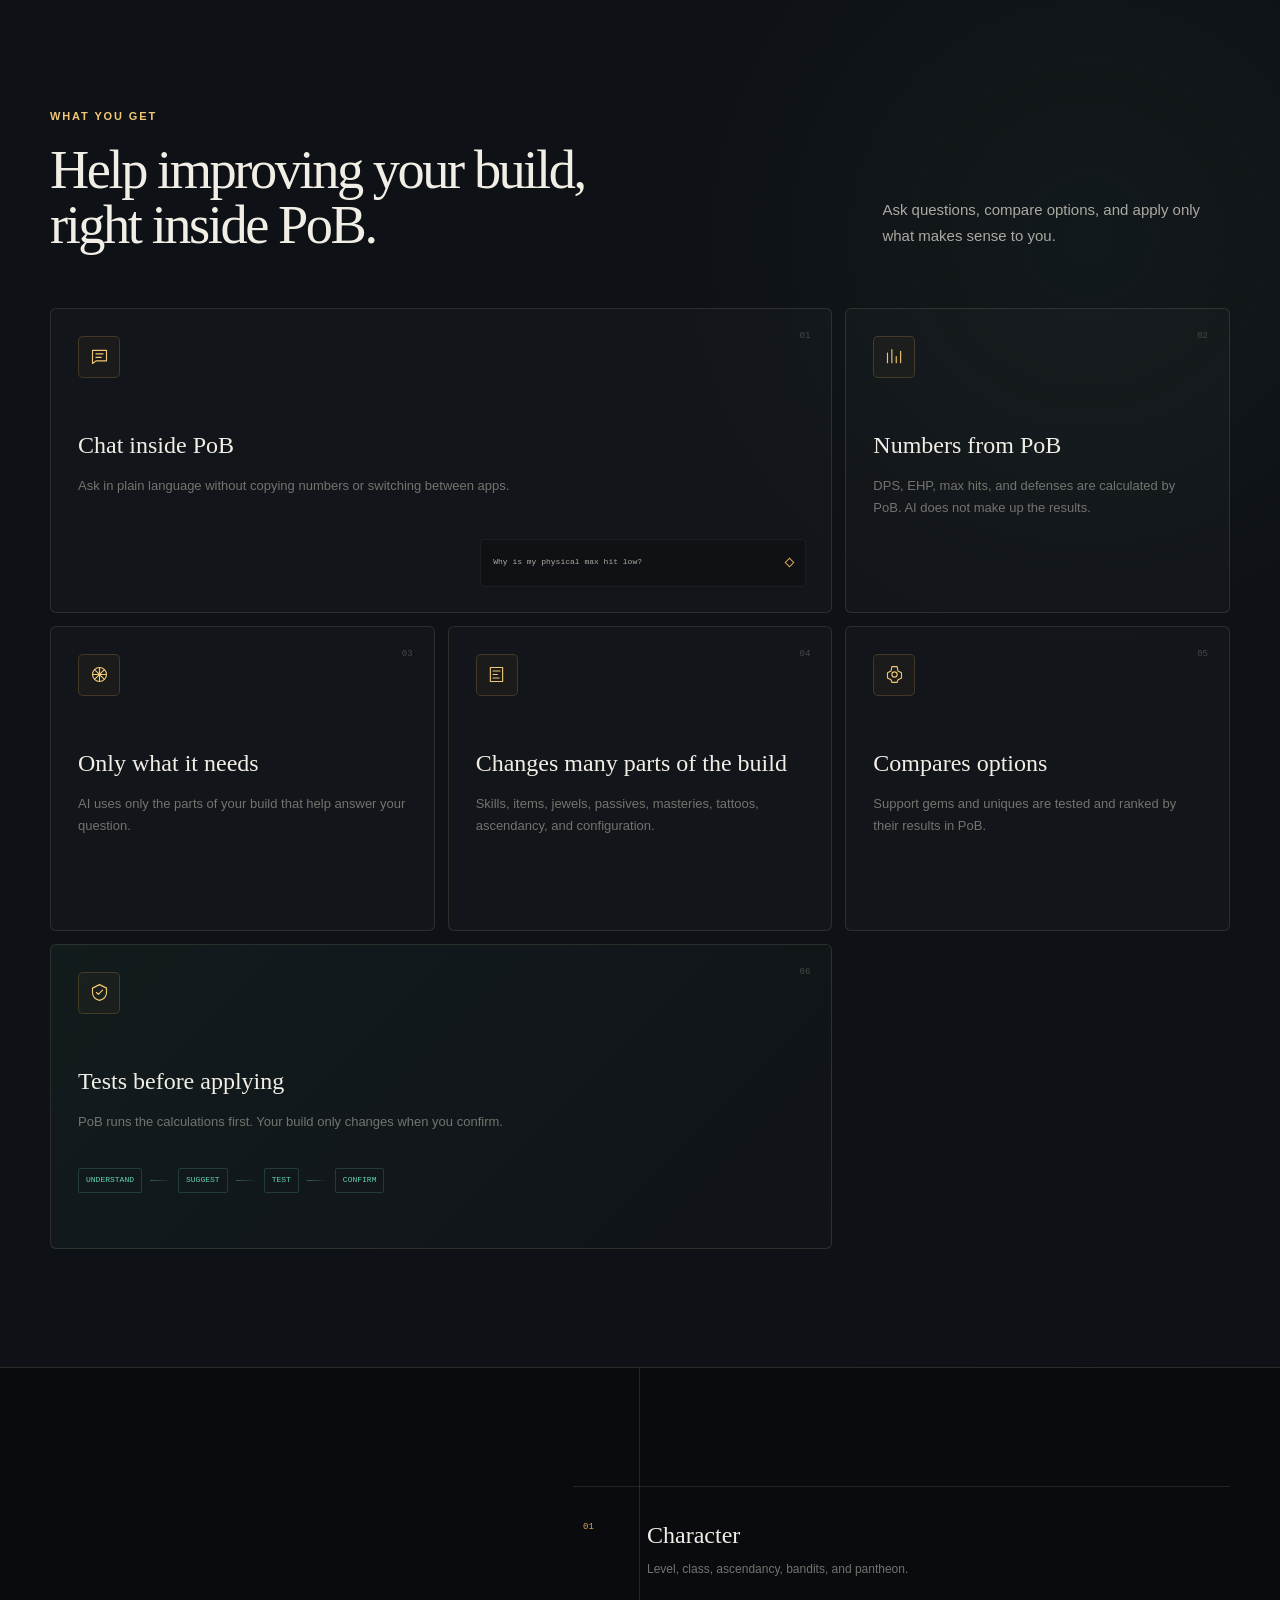
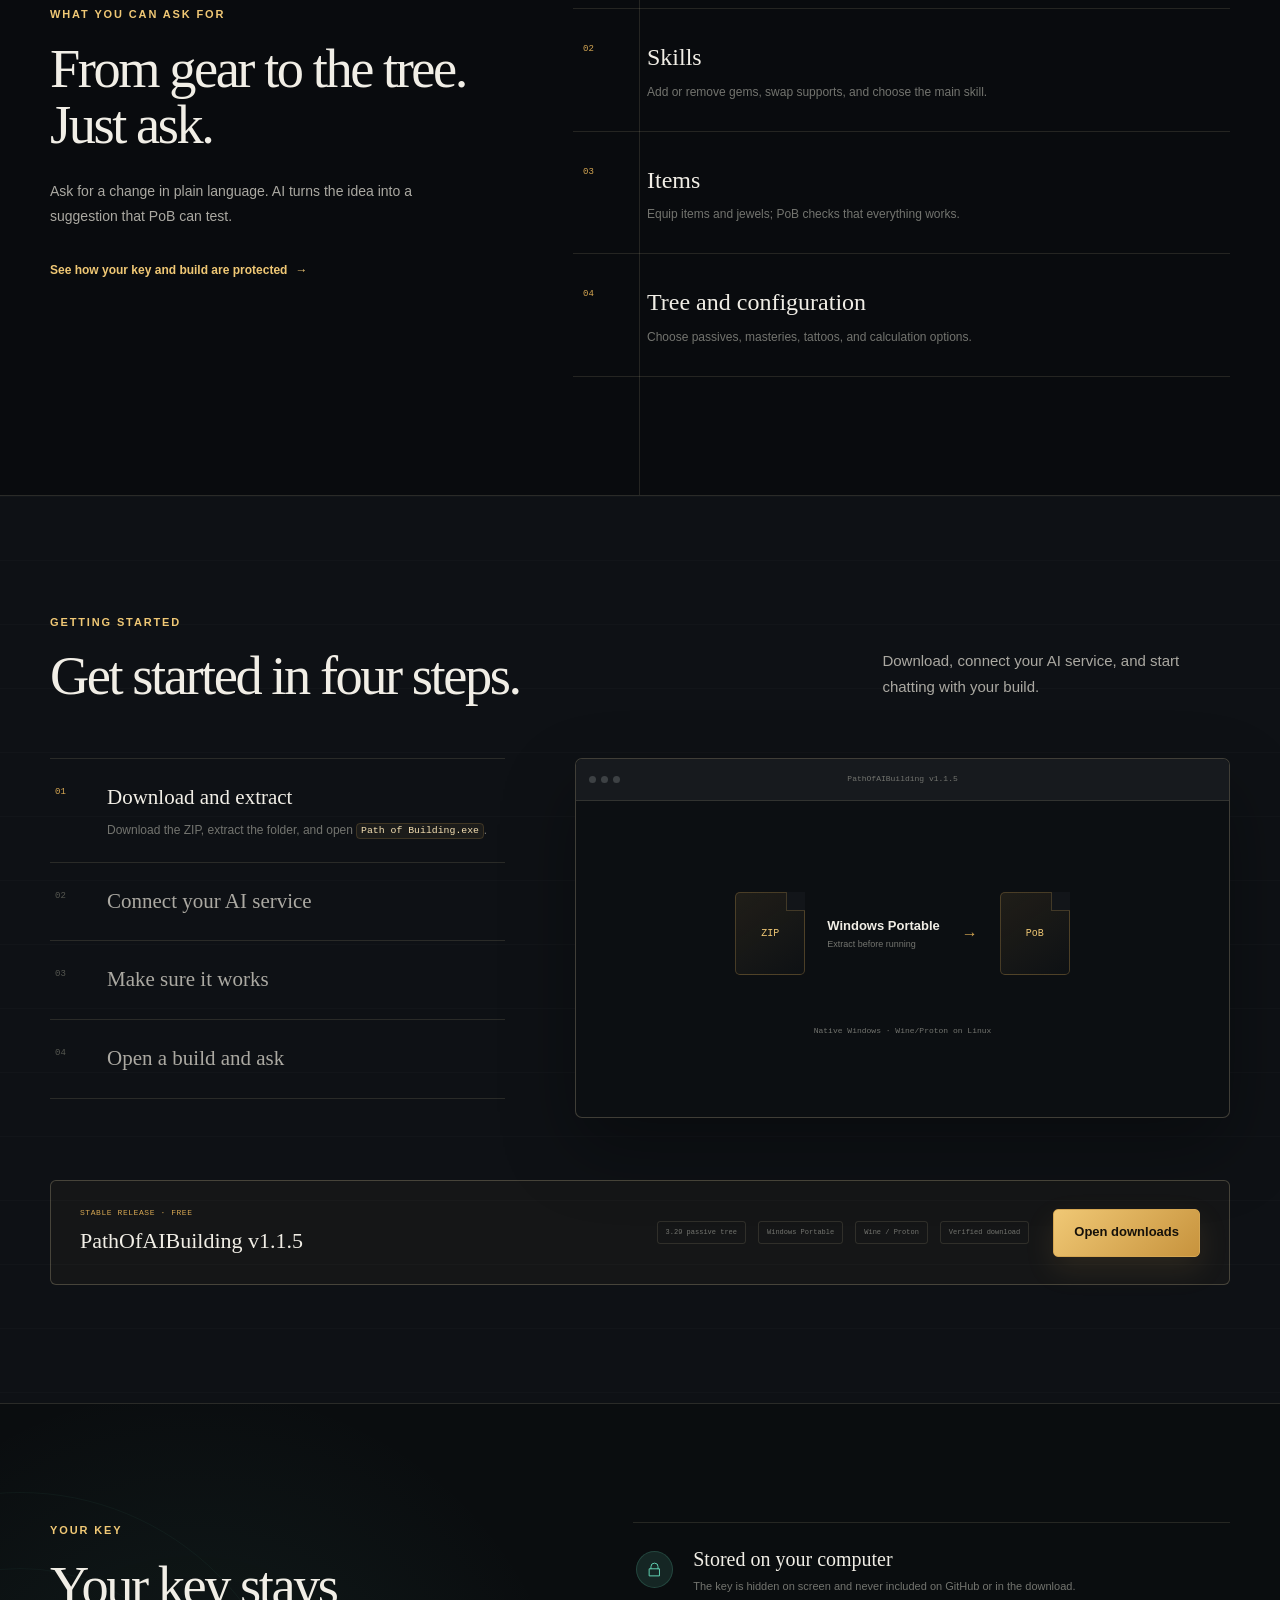
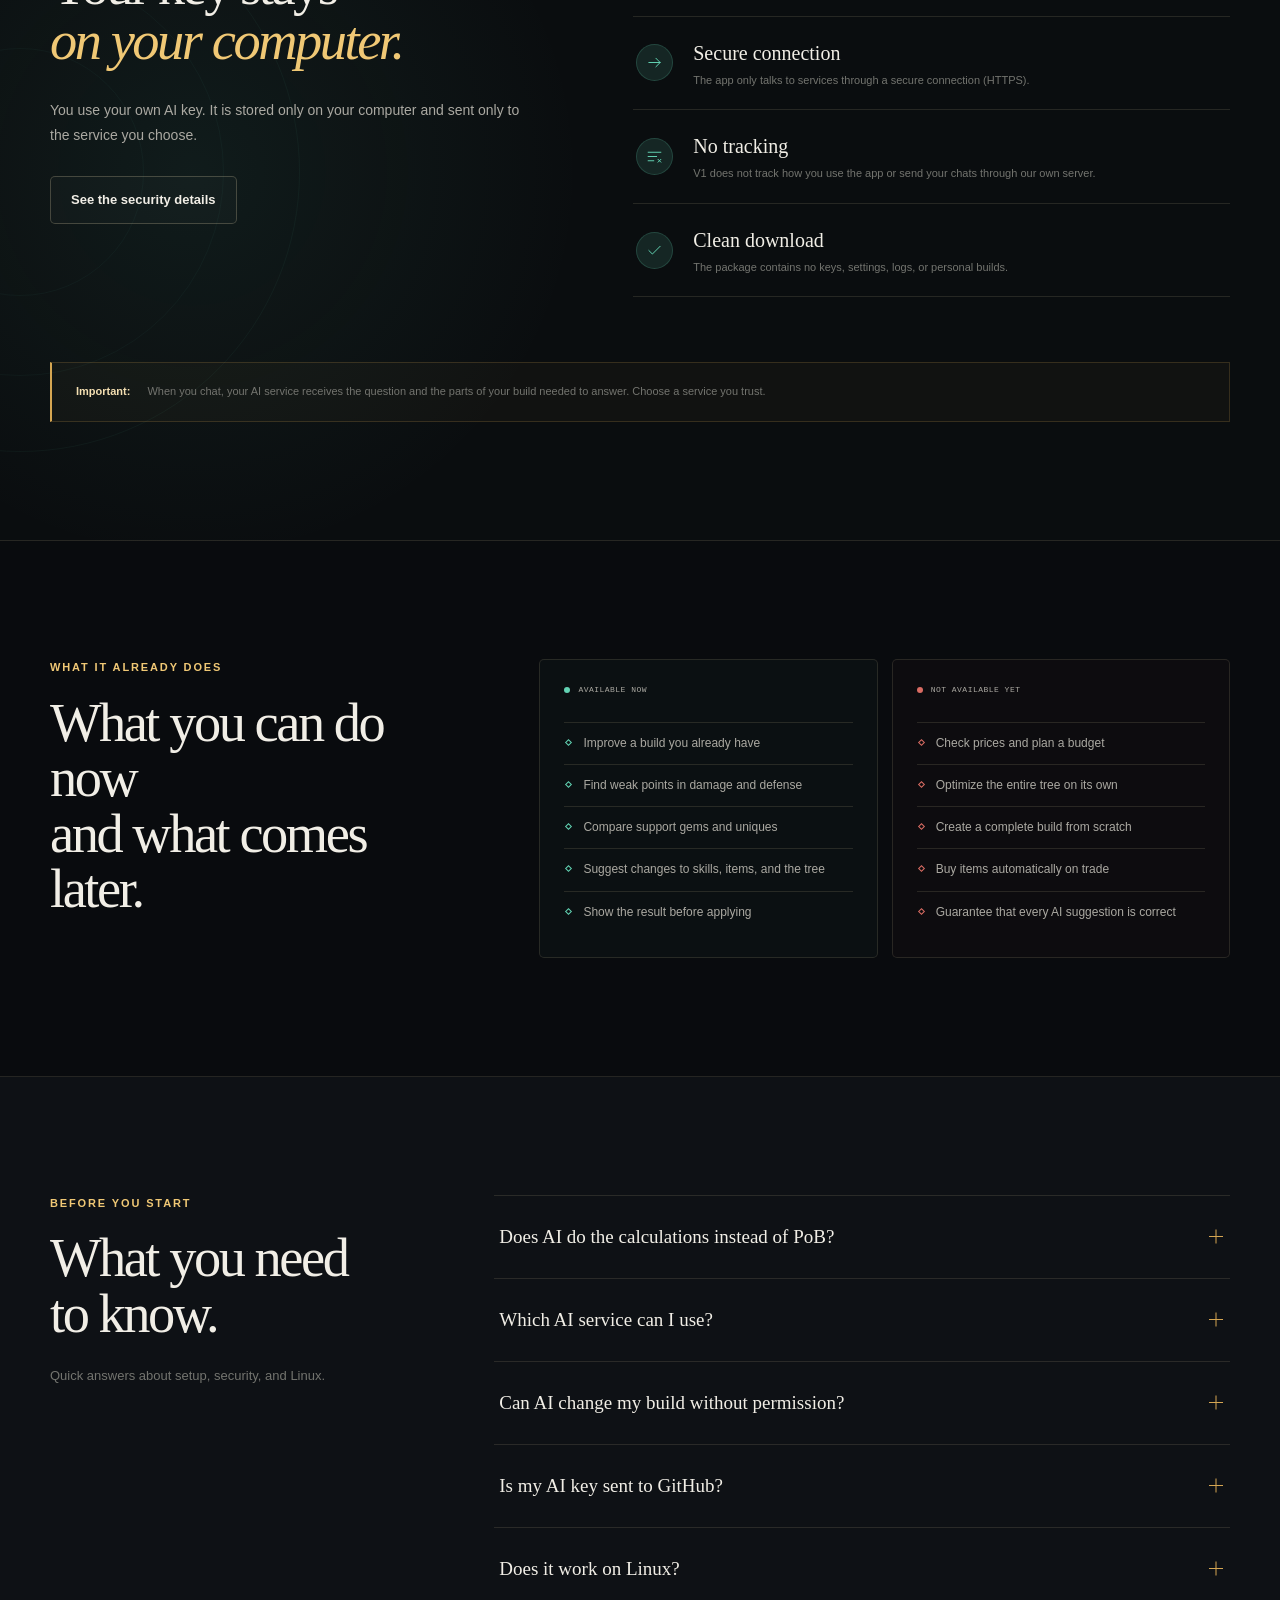
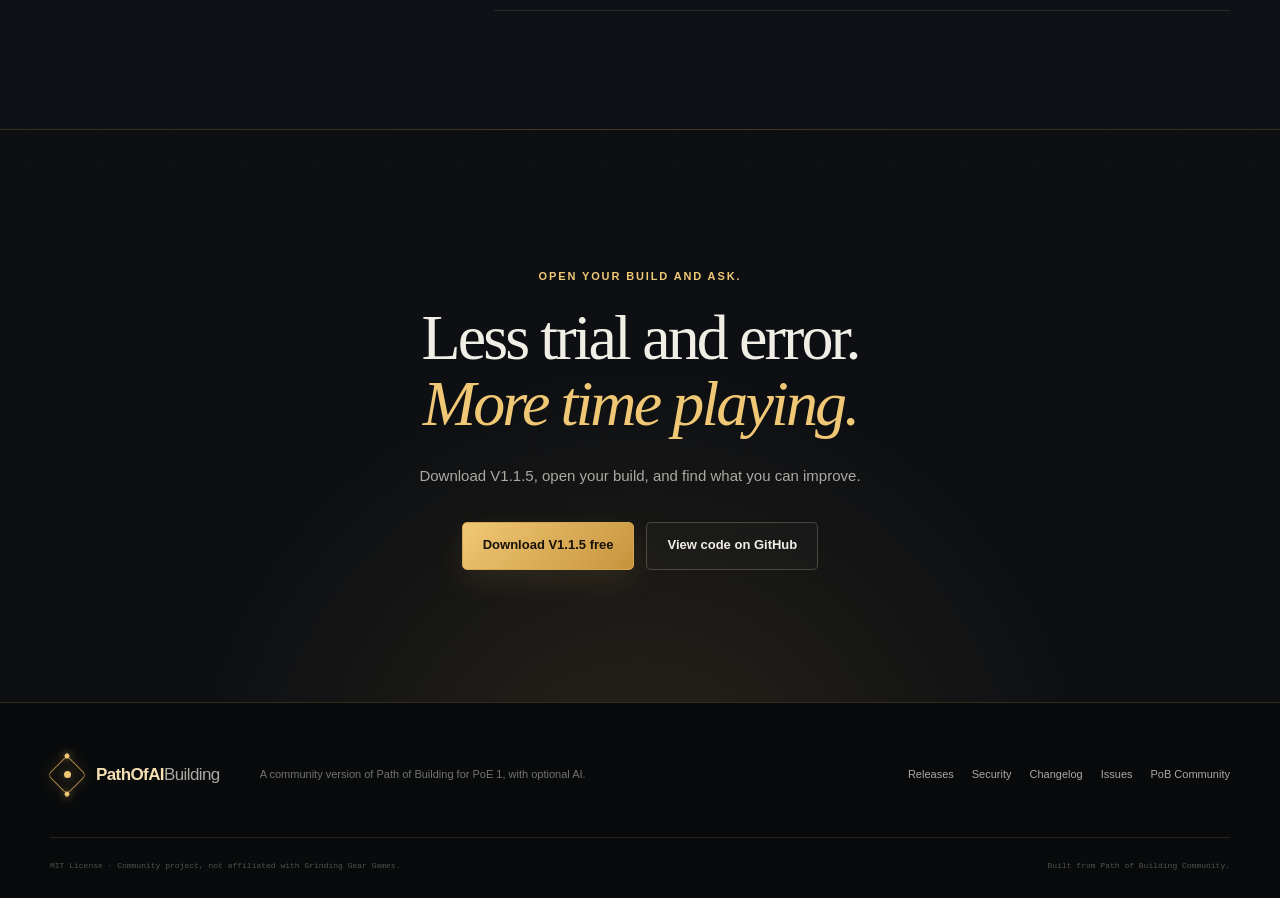
<file: site/en/index.html>
<!doctype html>
<html lang="en">
<head>
  <meta charset="utf-8">
  <meta name="viewport" content="width=device-width, initial-scale=1">
  <meta name="theme-color" content="#0a0c0f">
  <meta name="description" content="PathOfAIBuilding puts AI inside Path of Building so you can ask questions, find upgrades, and see the result before applying anything.">
  <meta property="og:type" content="website">
  <meta property="og:title" content="PathOfAIBuilding — PoB with AI to improve your build">
  <meta property="og:description" content="Ask about your build, compare improvements with PoB calculations, and choose what to apply.">
  <meta property="og:url" content="https://kaiqueramos.github.io/PathOfAIBuilding/en/">
  <meta property="og:image" content="https://kaiqueramos.github.io/PathOfAIBuilding/assets/ai-chat.webp">
  <meta property="og:image:alt" content="PathOfAIBuilding helping improve a build inside Path of Building">
  <meta name="twitter:image" content="https://kaiqueramos.github.io/PathOfAIBuilding/assets/ai-chat.webp">
  <meta name="twitter:card" content="summary_large_image">
  <title>PathOfAIBuilding — PoB with AI to improve your build</title>
  <link rel="canonical" href="https://kaiqueramos.github.io/PathOfAIBuilding/en/">
  <link rel="alternate" hreflang="pt-BR" href="https://kaiqueramos.github.io/PathOfAIBuilding/">
  <link rel="alternate" hreflang="en" href="https://kaiqueramos.github.io/PathOfAIBuilding/en/">
  <link rel="alternate" hreflang="x-default" href="https://kaiqueramos.github.io/PathOfAIBuilding/en/">
  <link rel="icon" href="../favicon.svg" type="image/svg+xml">
  <link rel="stylesheet" href="../styles.css">
  <script src="../script.js" defer></script>
</head>
<body>
  <a class="skip-link" href="#conteudo">Skip to content</a>

  <div class="page-noise" aria-hidden="true"></div>
  <div class="ambient ambient-one" aria-hidden="true"></div>
  <div class="ambient ambient-two" aria-hidden="true"></div>

  <header class="site-header" data-header>
    <div class="shell header-inner">
      <a class="brand" href="#inicio" aria-label="PathOfAIBuilding — home">
        <span class="brand-mark" aria-hidden="true">
          <span class="brand-orbit"></span>
          <span class="brand-core"></span>
        </span>
        <span class="brand-copy">
          <strong>PathOfAI</strong><span>Building</span>
        </span>
      </a>

      <button class="nav-toggle" type="button" aria-expanded="false" aria-controls="primary-nav" data-nav-toggle>
        <span class="sr-only">Open menu</span>
        <span></span><span></span><span></span>
      </button>

      <nav class="primary-nav" id="primary-nav" aria-label="Main navigation" data-nav>
        <a href="#como-funciona">How it works</a>
        <a href="#recursos">Features</a>
        <a href="#primeiros-passos">How to use</a>
        <a href="#seguranca">Security</a>
        <a href="./changelog/">Changelog</a>
        <div class="language-switch" aria-label="Language">
          <a href="../" lang="pt-BR">PT</a>
          <span aria-hidden="true">/</span>
          <a href="./" lang="en" aria-current="page">EN</a>
        </div>
        <a class="nav-github" href="https://github.com/kaiqueramos/PathOfAIBuilding" target="_blank" rel="noreferrer">
          GitHub
          <svg viewBox="0 0 16 16" aria-hidden="true"><path d="M5 3h8v8M13 3 4 12"/></svg>
        </a>
      </nav>
    </div>
  </header>

  <main id="conteudo">
    <section class="hero" id="inicio">
      <div class="hero-grid" aria-hidden="true"></div>
      <div class="hero-nodes" aria-hidden="true">
        <span class="node node-one"></span>
        <span class="node node-two"></span>
        <span class="node node-three"></span>
        <span class="node node-four"></span>
        <span class="node node-five"></span>
      </div>

      <div class="shell hero-layout">
        <div class="hero-copy reveal">
          <div class="eyebrow"><span></span> Path of Building + AI <b>V1.1.5 · 3.29 TREE</b></div>
          <h1>Your build.<br>PoB's calculations.<br><em>AI that helps.</em></h1>
          <p class="hero-lead">
            Ask how to improve your build, see suggestions tested by PoB, and choose whether to apply them. Now with 3.29 passive-tree support.
          </p>
          <div class="hero-actions">
            <a class="button button-primary" href="https://github.com/kaiqueramos/PathOfAIBuilding/releases/tag/v1.1.5">
              <span>Download V1.1.5 free</span>
              <svg viewBox="0 0 20 20" aria-hidden="true"><path d="M10 3v10m0 0 4-4m-4 4-4-4M4 16h12"/></svg>
            </a>
            <a class="button button-ghost" href="#como-funciona">See how it works</a>
          </div>
          <ul class="hero-proof" aria-label="Version 1.1 highlights">
            <li><span class="proof-dot"></span>3.29 passive tree support</li>
            <li><span class="proof-dot"></span>Shows the before and after</li>
            <li><span class="proof-dot"></span>You decide what changes</li>
          </ul>
        </div>

        <div class="demo-wrap reveal reveal-delay" aria-label="Illustrative AI chat demo">
          <div class="demo-halo" aria-hidden="true"></div>
          <div class="pob-window">
            <div class="window-topbar">
              <div class="window-brand"><span class="window-gem"></span> Path of Building</div>
              <div class="window-build">RF Inquisitor · Level 96</div>
              <div class="window-controls" aria-hidden="true"><i></i><i></i><i></i></div>
            </div>
            <div class="window-tabs" role="tablist" aria-label="Demo scenarios">
              <button class="demo-tab is-active" type="button" role="tab" aria-selected="true" data-scenario="upgrade">Next upgrade</button>
              <button class="demo-tab" type="button" role="tab" aria-selected="false" data-scenario="defense">Survivability</button>
              <button class="demo-tab" type="button" role="tab" aria-selected="false" data-scenario="gems">Gems</button>
            </div>
            <div class="chat-panel" aria-live="polite">
              <div class="message message-user">
                <span class="message-role">You</span>
                <p data-demo-question>How can I improve this build without losing survivability?</p>
              </div>
              <div class="message message-ai">
                <span class="message-role"><i class="ai-pulse"></i> AI · looking at your build</span>
                <p data-demo-answer>I found a support swap that increases damage without hurting your defenses. PoB tested the change and showed the result.</p>
              </div>
              <div class="diff-card">
                <div class="diff-heading">
                  <span>Before and after</span>
                  <small>your build has not changed yet</small>
                </div>
                <div class="diff-grid">
                  <div><span>DPS</span><strong data-demo-stat-one>+15.4%</strong></div>
                  <div><span data-demo-label-two>EHP</span><strong data-demo-stat-two>+2.1%</strong></div>
                  <div><span data-demo-label-three>Max hit</span><strong data-demo-stat-three>+3.8%</strong></div>
                </div>
                <div class="action-preview">
                  <span class="action-index">01</span>
                  <div><small data-demo-action-type>suggested swap</small><b data-demo-action>Replace main skill support</b></div>
                  <span class="action-valid">Tested</span>
                </div>
              </div>
              <div class="apply-row">
                <span><i></i> Ready to apply</span>
                <button type="button" tabindex="-1">Apply to build</button>
              </div>
            </div>
          </div>
          <p class="demo-caption"><span></span>Experience demo; figures are illustrative.</p>
        </div>
      </div>
    </section>

    <section class="section principle-section" aria-labelledby="principio-title">
      <div class="shell principle-grid">
        <div class="section-kicker reveal">The idea</div>
        <div class="principle-copy reveal">
          <h2 id="principio-title">AI suggests.<br><em>PoB checks.</em></h2>
          <p>It understands your question and looks for improvements. The numbers still come from Path of Building, just as they always have.</p>
        </div>
        <div class="principle-metric reveal">
          <strong>0</strong>
          <span>changes without your permission</span>
          <p>You see the result and choose whether to apply it.</p>
        </div>
      </div>
    </section>

    <section class="section screenshots-section" id="interface" aria-labelledby="screenshots-title">
      <div class="shell">
        <div class="section-heading reveal">
          <div>
            <span class="section-kicker">See it in action</span>
            <h2 id="screenshots-title">AI inside<br>Path of Building.</h2>
          </div>
          <p>Real screenshots of V1 in use.</p>
        </div>
        <div class="screenshots-grid">
          <figure class="screenshot-card screenshot-card-main reveal">
            <a class="screenshot-frame" href="../assets/ai-chat.webp" target="_blank" rel="noreferrer" aria-label="Open full-size chat screenshot">
              <img src="../assets/ai-chat.webp" alt="AI chat analyzing a build inside Path of Building" width="1600" height="900" loading="lazy">
            </a>
            <figcaption>
              <span>01 · Chat inside PoB</span>
              <p>Ask about your build and get an answer without leaving the app.</p>
            </figcaption>
          </figure>
          <figure class="screenshot-card reveal">
            <a class="screenshot-frame" href="../assets/ai-preview.webp" target="_blank" rel="noreferrer" aria-label="Open full-size upgrade comparison screenshot">
              <img src="../assets/ai-preview.webp" alt="Upgrade comparison showing DPS and EHP gains" width="1600" height="900" loading="lazy">
            </a>
            <figcaption>
              <span>02 · Upgrade comparison</span>
              <p>See which options give you more damage or defense before changing the build.</p>
            </figcaption>
          </figure>
          <figure class="screenshot-card reveal">
            <a class="screenshot-frame" href="../assets/ai-setup.webp" target="_blank" rel="noreferrer" aria-label="Open full-size setup screenshot">
              <img src="../assets/ai-setup.webp" alt="Screen for setting up an AI service in PathOfAIBuilding" width="1600" height="900" loading="lazy">
            </a>
            <figcaption>
              <span>03 · Set up your AI</span>
              <p>Choose an AI service and use your own key.</p>
            </figcaption>
          </figure>
        </div>
      </div>
    </section>

    <section class="section flow-section" id="como-funciona" aria-labelledby="flow-title">
      <div class="shell">
        <div class="section-heading reveal">
          <div>
            <span class="section-kicker">How it works</span>
            <h2 id="flow-title">Ask. Compare.<br>Decide.</h2>
          </div>
          <p>AI finds options, PoB runs the numbers, and you choose.</p>
        </div>

        <ol class="flow-list">
          <li class="flow-item reveal">
            <span class="flow-number">01</span>
            <div class="flow-icon" aria-hidden="true"><svg viewBox="0 0 24 24"><path d="M4 5h16v11H8l-4 3V5Z"/><path d="M8 9h8M8 12h5"/></svg></div>
            <div><h3>You ask</h3><p>“How can I improve?”, “why do I keep dying?”, or anything else about your build.</p></div>
          </li>
          <li class="flow-item reveal">
            <span class="flow-number">02</span>
            <div class="flow-icon" aria-hidden="true"><svg viewBox="0 0 24 24"><circle cx="12" cy="12" r="3"/><path d="M12 3v3m0 12v3M3 12h3m12 0h3M5.6 5.6l2.1 2.1m8.6 8.6 2.1 2.1m0-12.8-2.1 2.1M7.7 16.3l-2.1 2.1"/></svg></div>
            <div><h3>AI reads the build</h3><p>It looks at the gems, items, tree, and other parts needed to answer.</p></div>
          </li>
          <li class="flow-item reveal">
            <span class="flow-number">03</span>
            <div class="flow-icon" aria-hidden="true"><svg viewBox="0 0 24 24"><path d="m12 3 2.2 4.8L19 10l-4.8 2.2L12 17l-2.2-4.8L5 10l4.8-2.2L12 3Z"/><path d="m19 16 .9 2.1L22 19l-2.1.9L19 22l-.9-2.1L16 19l2.1-.9L19 16Z"/></svg></div>
            <div><h3>It suggests improvements</h3><p>It can suggest changes to gems, items, the tree, ascendancy, and configuration.</p></div>
          </li>
          <li class="flow-item reveal">
            <span class="flow-number">04</span>
            <div class="flow-icon" aria-hidden="true"><svg viewBox="0 0 24 24"><path d="M8 3h8l1 4 3 2v8l-3 2-1 2H8l-1-2-3-2V9l3-2 1-4Z"/><path d="m8.5 12 2.2 2.2 4.8-5"/></svg></div>
            <div><h3>PoB tests it first</h3><p>Path of Building calculates how the build would perform without changing the original.</p></div>
          </li>
          <li class="flow-item reveal">
            <span class="flow-number">05</span>
            <div class="flow-icon" aria-hidden="true"><svg viewBox="0 0 24 24"><path d="M5 19V9m7 10V5m7 14v-7"/><path d="m3 7 4-4 4 4M10 3h4M17 10l2-2 2 2"/></svg></div>
            <div><h3>You decide</h3><p>Compare damage and defenses. The build only changes when you confirm.</p></div>
          </li>
        </ol>
      </div>
    </section>

    <section class="section features-section" id="recursos" aria-labelledby="features-title">
      <div class="shell">
        <div class="section-heading reveal">
          <div>
            <span class="section-kicker">What you get</span>
            <h2 id="features-title">Help improving your build,<br>right inside PoB.</h2>
          </div>
          <p>Ask questions, compare options, and apply only what makes sense to you.</p>
        </div>

        <div class="feature-grid">
          <article class="feature-card feature-card-wide reveal">
            <span class="feature-index">01</span>
            <div class="feature-icon" aria-hidden="true"><svg viewBox="0 0 24 24"><path d="M4 5h16v12H8l-4 3V5Z"/><path d="M8 9h8M8 13h6"/></svg></div>
            <h3>Chat inside PoB</h3>
            <p>Ask in plain language without copying numbers or switching between apps.</p>
            <div class="mini-chat" aria-hidden="true"><span>Why is my physical max hit low?</span><i></i></div>
          </article>

          <article class="feature-card reveal">
            <span class="feature-index">02</span>
            <div class="feature-icon" aria-hidden="true"><svg viewBox="0 0 24 24"><path d="M4 19V8m5 11V4m5 15v-7m5 7V6"/></svg></div>
            <h3>Numbers from PoB</h3>
            <p>DPS, EHP, max hits, and defenses are calculated by PoB. AI does not make up the results.</p>
          </article>

          <article class="feature-card reveal">
            <span class="feature-index">03</span>
            <div class="feature-icon" aria-hidden="true"><svg viewBox="0 0 24 24"><circle cx="12" cy="12" r="8"/><path d="M12 4v16M4 12h16M6.4 6.4l11.2 11.2M17.6 6.4 6.4 17.6"/></svg></div>
            <h3>Only what it needs</h3>
            <p>AI uses only the parts of your build that help answer your question.</p>
          </article>

          <article class="feature-card reveal">
            <span class="feature-index">04</span>
            <div class="feature-icon" aria-hidden="true"><svg viewBox="0 0 24 24"><path d="M5 4h14v16H5z"/><path d="M8 8h8m-8 4h5m-5 4h7"/></svg></div>
            <h3>Changes many parts of the build</h3>
            <p>Skills, items, jewels, passives, masteries, tattoos, ascendancy, and configuration.</p>
          </article>

          <article class="feature-card reveal">
            <span class="feature-index">05</span>
            <div class="feature-icon" aria-hidden="true"><svg viewBox="0 0 24 24"><path d="M9 3h6l1 5 4 2v6l-4 2-1 3H9l-1-3-4-2v-6l4-2 1-5Z"/><circle cx="12" cy="12" r="3"/></svg></div>
            <h3>Compares options</h3>
            <p>Support gems and uniques are tested and ranked by their results in PoB.</p>
          </article>

          <article class="feature-card feature-card-accent reveal">
            <span class="feature-index">06</span>
            <div class="feature-icon" aria-hidden="true"><svg viewBox="0 0 24 24"><path d="M12 3 4 7v5c0 4.8 3.3 7.8 8 9 4.7-1.2 8-4.2 8-9V7l-8-4Z"/><path d="m8.5 12 2.2 2.2 4.8-5"/></svg></div>
            <h3>Tests before applying</h3>
            <p>PoB runs the calculations first. Your build only changes when you confirm.</p>
            <div class="safety-chain" aria-label="Steps before applying a change"><span>Understand</span><i></i><span>Suggest</span><i></i><span>Test</span><i></i><span>Confirm</span></div>
          </article>
        </div>
      </div>
    </section>

    <section class="section actions-section" aria-labelledby="actions-title">
      <div class="shell actions-layout">
        <div class="actions-copy reveal">
          <span class="section-kicker">What you can ask for</span>
          <h2 id="actions-title">From gear to the tree.<br>Just ask.</h2>
          <p>Ask for a change in plain language. AI turns the idea into a suggestion that PoB can test.</p>
          <a class="text-link" href="https://github.com/kaiqueramos/PathOfAIBuilding/blob/dev/AI_SECURITY.md">See how your key and build are protected <span>→</span></a>
        </div>
        <div class="action-groups reveal">
          <article>
            <span>01</span>
            <div><h3>Character</h3><p>Level, class, ascendancy, bandits, and pantheon.</p></div>
          </article>
          <article>
            <span>02</span>
            <div><h3>Skills</h3><p>Add or remove gems, swap supports, and choose the main skill.</p></div>
          </article>
          <article>
            <span>03</span>
            <div><h3>Items</h3><p>Equip items and jewels; PoB checks that everything works.</p></div>
          </article>
          <article>
            <span>04</span>
            <div><h3>Tree and configuration</h3><p>Choose passives, masteries, tattoos, and calculation options.</p></div>
          </article>
        </div>
      </div>
    </section>

    <section class="section setup-section" id="primeiros-passos" aria-labelledby="setup-title">
      <div class="shell">
        <div class="section-heading reveal">
          <div>
            <span class="section-kicker">Getting started</span>
            <h2 id="setup-title">Get started in four steps.</h2>
          </div>
          <p>Download, connect your AI service, and start chatting with your build.</p>
        </div>

        <div class="setup-layout">
          <ol class="setup-steps">
            <li class="setup-step reveal is-active" data-setup-step="1">
              <button type="button" aria-expanded="true">
                <span>01</span>
                <div><h3>Download and extract</h3><p>Download the ZIP, extract the folder, and open <code>Path of Building.exe</code>.</p></div>
              </button>
            </li>
            <li class="setup-step reveal" data-setup-step="2">
              <button type="button" aria-expanded="false">
                <span>02</span>
                <div><h3>Connect your AI service</h3><p>In <b>AI Setup</b>, enter the service address, your key, and the model name.</p></div>
              </button>
            </li>
            <li class="setup-step reveal" data-setup-step="3">
              <button type="button" aria-expanded="false">
                <span>03</span>
                <div><h3>Make sure it works</h3><p>Click <b>Test Connection</b>. PoB will tell you when everything is ready.</p></div>
              </button>
            </li>
            <li class="setup-step reveal" data-setup-step="4">
              <button type="button" aria-expanded="false">
                <span>04</span>
                <div><h3>Open a build and ask</h3><p>Go to the <b>AI</b> tab, ask a question, and review the suggestion before applying.</p></div>
              </button>
            </li>
          </ol>

          <div class="setup-visual reveal" aria-live="polite">
            <div class="setup-window" data-setup-panel="1">
              <div class="setup-bar"><span></span><span></span><span></span><b>PathOfAIBuilding v1.1.5</b></div>
              <div class="download-visual">
                <div class="archive-icon"><span>ZIP</span></div>
                <div><strong>Windows Portable</strong><small>Extract before running</small></div>
                <i>→</i>
                <div class="exe-icon"><span>PoB</span></div>
              </div>
              <p>Native Windows · Wine/Proton on Linux</p>
            </div>
            <div class="setup-window" data-setup-panel="2" hidden>
              <div class="setup-bar"><span></span><span></span><span></span><b>AI Configuration</b></div>
              <div class="config-form">
                <label>API Key <span>••••••••••••••••••••</span></label>
                <label>Endpoint <span>https://your-provider.example/v1</span></label>
                <label>Model <span>provider-model-id</span></label>
                <div><button type="button" tabindex="-1">Test</button><button type="button" tabindex="-1">Save</button></div>
              </div>
            </div>
            <div class="setup-window" data-setup-panel="3" hidden>
              <div class="setup-bar"><span></span><span></span><span></span><b>Connection test</b></div>
              <div class="connection-visual"><i></i><strong>All set!</strong><p>Your AI service is ready to use.</p></div>
            </div>
            <div class="setup-window" data-setup-panel="4" hidden>
              <div class="setup-bar"><span></span><span></span><span></span><b>AI Chat</b></div>
              <div class="question-visual"><span>You</span><p>What is the bottleneck in this build right now?</p><div><i></i><i></i><i></i></div></div>
            </div>
          </div>
        </div>

        <div class="download-strip reveal">
          <div><span>Stable release · free</span><strong>PathOfAIBuilding v1.1.5</strong></div>
          <div class="download-meta"><span>3.29 passive tree</span><span>Windows Portable</span><span>Wine / Proton</span><span>Verified download</span></div>
          <a class="button button-primary" href="https://github.com/kaiqueramos/PathOfAIBuilding/releases/tag/v1.1.5">Open downloads</a>
        </div>
      </div>
    </section>

    <section class="section security-section" id="seguranca" aria-labelledby="security-title">
      <div class="security-orbit" aria-hidden="true"></div>
      <div class="shell security-layout">
        <div class="security-copy reveal">
          <span class="section-kicker">Your key</span>
          <h2 id="security-title">Your key stays<br><em>on your computer.</em></h2>
          <p>You use your own AI key. It is stored only on your computer and sent only to the service you choose.</p>
          <a class="button button-ghost" href="https://github.com/kaiqueramos/PathOfAIBuilding/blob/dev/AI_SECURITY.md">See the security details</a>
        </div>
        <ul class="security-list reveal">
          <li><span><svg viewBox="0 0 24 24" aria-hidden="true"><path d="M7 11V8a5 5 0 0 1 10 0v3M5 11h14v10H5z"/></svg></span><div><strong>Stored on your computer</strong><p>The key is hidden on screen and never included on GitHub or in the download.</p></div></li>
          <li><span><svg viewBox="0 0 24 24" aria-hidden="true"><path d="M4 12h16M14 6l6 6-6 6"/></svg></span><div><strong>Secure connection</strong><p>The app only talks to services through a secure connection (HTTPS).</p></div></li>
          <li><span><svg viewBox="0 0 24 24" aria-hidden="true"><path d="M3 6h18M3 12h12M3 18h8"/><path d="m17 16 4 4m0-4-4 4"/></svg></span><div><strong>No tracking</strong><p>V1 does not track how you use the app or send your chats through our own server.</p></div></li>
          <li><span><svg viewBox="0 0 24 24" aria-hidden="true"><path d="m4 12 5 5L20 6"/></svg></span><div><strong>Clean download</strong><p>The package contains no keys, settings, logs, or personal builds.</p></div></li>
        </ul>
      </div>
      <div class="shell security-note reveal">
        <strong>Important:</strong>
        <p>When you chat, your AI service receives the question and the parts of your build needed to answer. Choose a service you trust.</p>
      </div>
    </section>

    <section class="section scope-section" aria-labelledby="scope-title">
      <div class="shell scope-layout">
        <div class="scope-title reveal">
          <span class="section-kicker">What it already does</span>
          <h2 id="scope-title">What you can do now<br>and what comes later.</h2>
        </div>
        <div class="scope-columns">
          <div class="scope-column scope-now reveal">
            <span class="scope-label"><i></i>Available now</span>
            <ul>
              <li>Improve a build you already have</li>
              <li>Find weak points in damage and defense</li>
              <li>Compare support gems and uniques</li>
              <li>Suggest changes to skills, items, and the tree</li>
              <li>Show the result before applying</li>
            </ul>
          </div>
          <div class="scope-column scope-later reveal">
            <span class="scope-label"><i></i>Not available yet</span>
            <ul>
              <li>Check prices and plan a budget</li>
              <li>Optimize the entire tree on its own</li>
              <li>Create a complete build from scratch</li>
              <li>Buy items automatically on trade</li>
              <li>Guarantee that every AI suggestion is correct</li>
            </ul>
          </div>
        </div>
      </div>
    </section>

    <section class="section faq-section" aria-labelledby="faq-title">
      <div class="shell faq-layout">
        <div class="faq-heading reveal">
          <span class="section-kicker">Before you start</span>
          <h2 id="faq-title">What you need<br>to know.</h2>
          <p>Quick answers about setup, security, and Linux.</p>
        </div>
        <div class="faq-list" data-faq>
          <article class="faq-item reveal">
            <button type="button" aria-expanded="false"><span>Does AI do the calculations instead of PoB?</span><i></i></button>
            <div class="faq-answer"><p>No. It suggests changes, but DPS, EHP, resistances, and max hits are still calculated by Path of Building.</p></div>
          </article>
          <article class="faq-item reveal">
            <button type="button" aria-expanded="false"><span>Which AI service can I use?</span><i></i></button>
            <div class="faq-answer"><p>You can use AI services that follow the OpenAI format. In <b>AI Setup</b>, enter the key, address, and model name.</p></div>
          </article>
          <article class="faq-item reveal">
            <button type="button" aria-expanded="false"><span>Can AI change my build without permission?</span><i></i></button>
            <div class="faq-answer"><p>No. PoB tests the suggestion and shows the result first. The build only changes when you click <b>Apply</b>.</p></div>
          </article>
          <article class="faq-item reveal">
            <button type="button" aria-expanded="false"><span>Is my AI key sent to GitHub?</span><i></i></button>
            <div class="faq-answer"><p>No. It stays on your computer and is sent only to the AI service you choose.</p></div>
          </article>
          <article class="faq-item reveal">
            <button type="button" aria-expanded="false"><span>Does it work on Linux?</span><i></i></button>
            <div class="faq-answer"><p>Yes. Use the same download with Wine or Proton. V1 does not have a native Linux version yet.</p></div>
          </article>
        </div>
      </div>
    </section>

    <section class="final-cta" aria-labelledby="cta-title">
      <div class="final-grid" aria-hidden="true"></div>
      <div class="shell final-cta-inner reveal">
        <span class="section-kicker">Open your build and ask.</span>
        <h2 id="cta-title">Less trial and error.<br><em>More time playing.</em></h2>
        <p>Download V1.1.5, open your build, and find what you can improve.</p>
        <div>
          <a class="button button-primary" href="https://github.com/kaiqueramos/PathOfAIBuilding/releases/tag/v1.1.5">Download V1.1.5 free</a>
          <a class="button button-ghost" href="https://github.com/kaiqueramos/PathOfAIBuilding">View code on GitHub</a>
        </div>
      </div>
    </section>
  </main>

  <footer class="site-footer">
    <div class="shell footer-main">
      <a class="brand" href="#inicio" aria-label="PathOfAIBuilding — back to home">
        <span class="brand-mark" aria-hidden="true"><span class="brand-orbit"></span><span class="brand-core"></span></span>
        <span class="brand-copy"><strong>PathOfAI</strong><span>Building</span></span>
      </a>
      <p>A community version of Path of Building for PoE 1, with optional AI.</p>
      <nav aria-label="Footer links">
        <a href="https://github.com/kaiqueramos/PathOfAIBuilding/releases">Releases</a>
        <a href="https://github.com/kaiqueramos/PathOfAIBuilding/blob/dev/AI_SECURITY.md">Security</a>
        <a href="./changelog/">Changelog</a>
        <a href="https://github.com/kaiqueramos/PathOfAIBuilding/issues">Issues</a>
        <a href="https://github.com/PathOfBuildingCommunity/PathOfBuilding">PoB Community</a>
      </nav>
    </div>
    <div class="shell footer-bottom">
      <span>MIT License · Community project, not affiliated with Grinding Gear Games.</span>
      <span>Built from Path of Building Community.</span>
    </div>
  </footer>
</body>
</html>
</file>
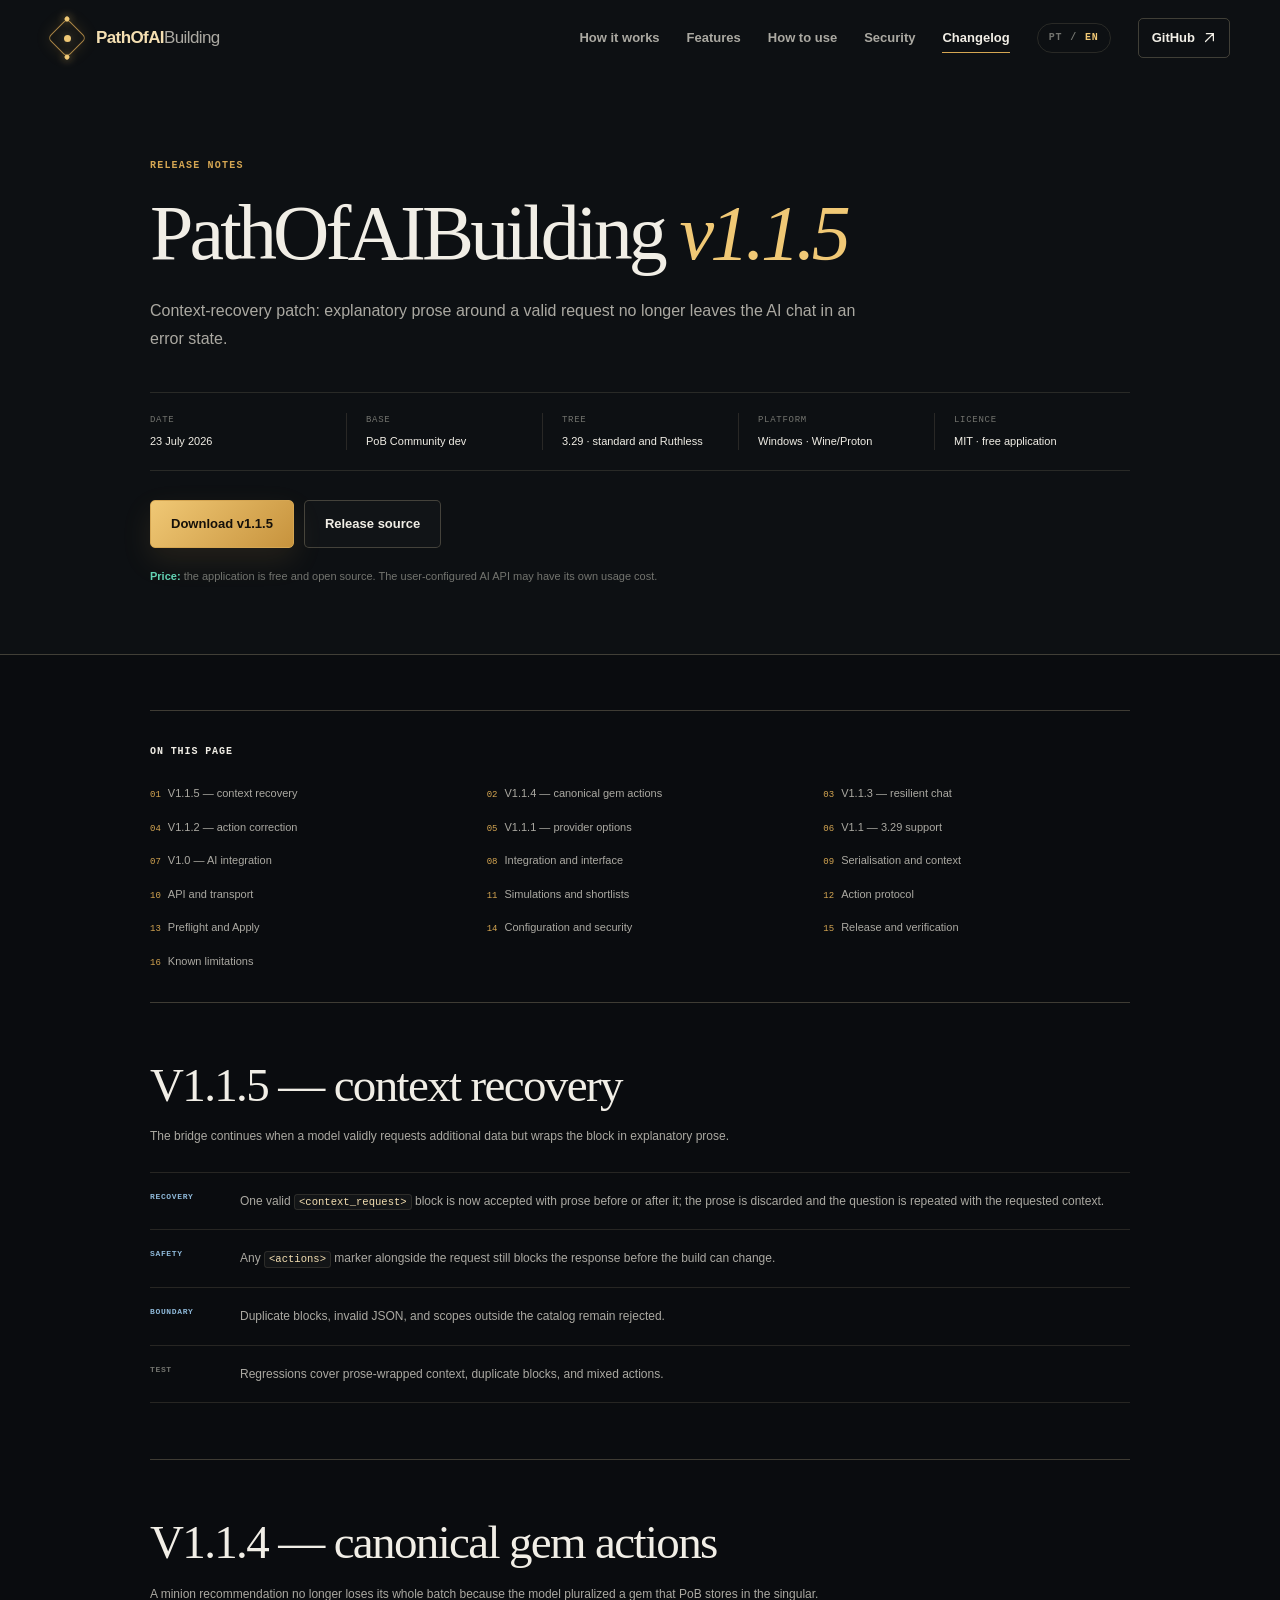
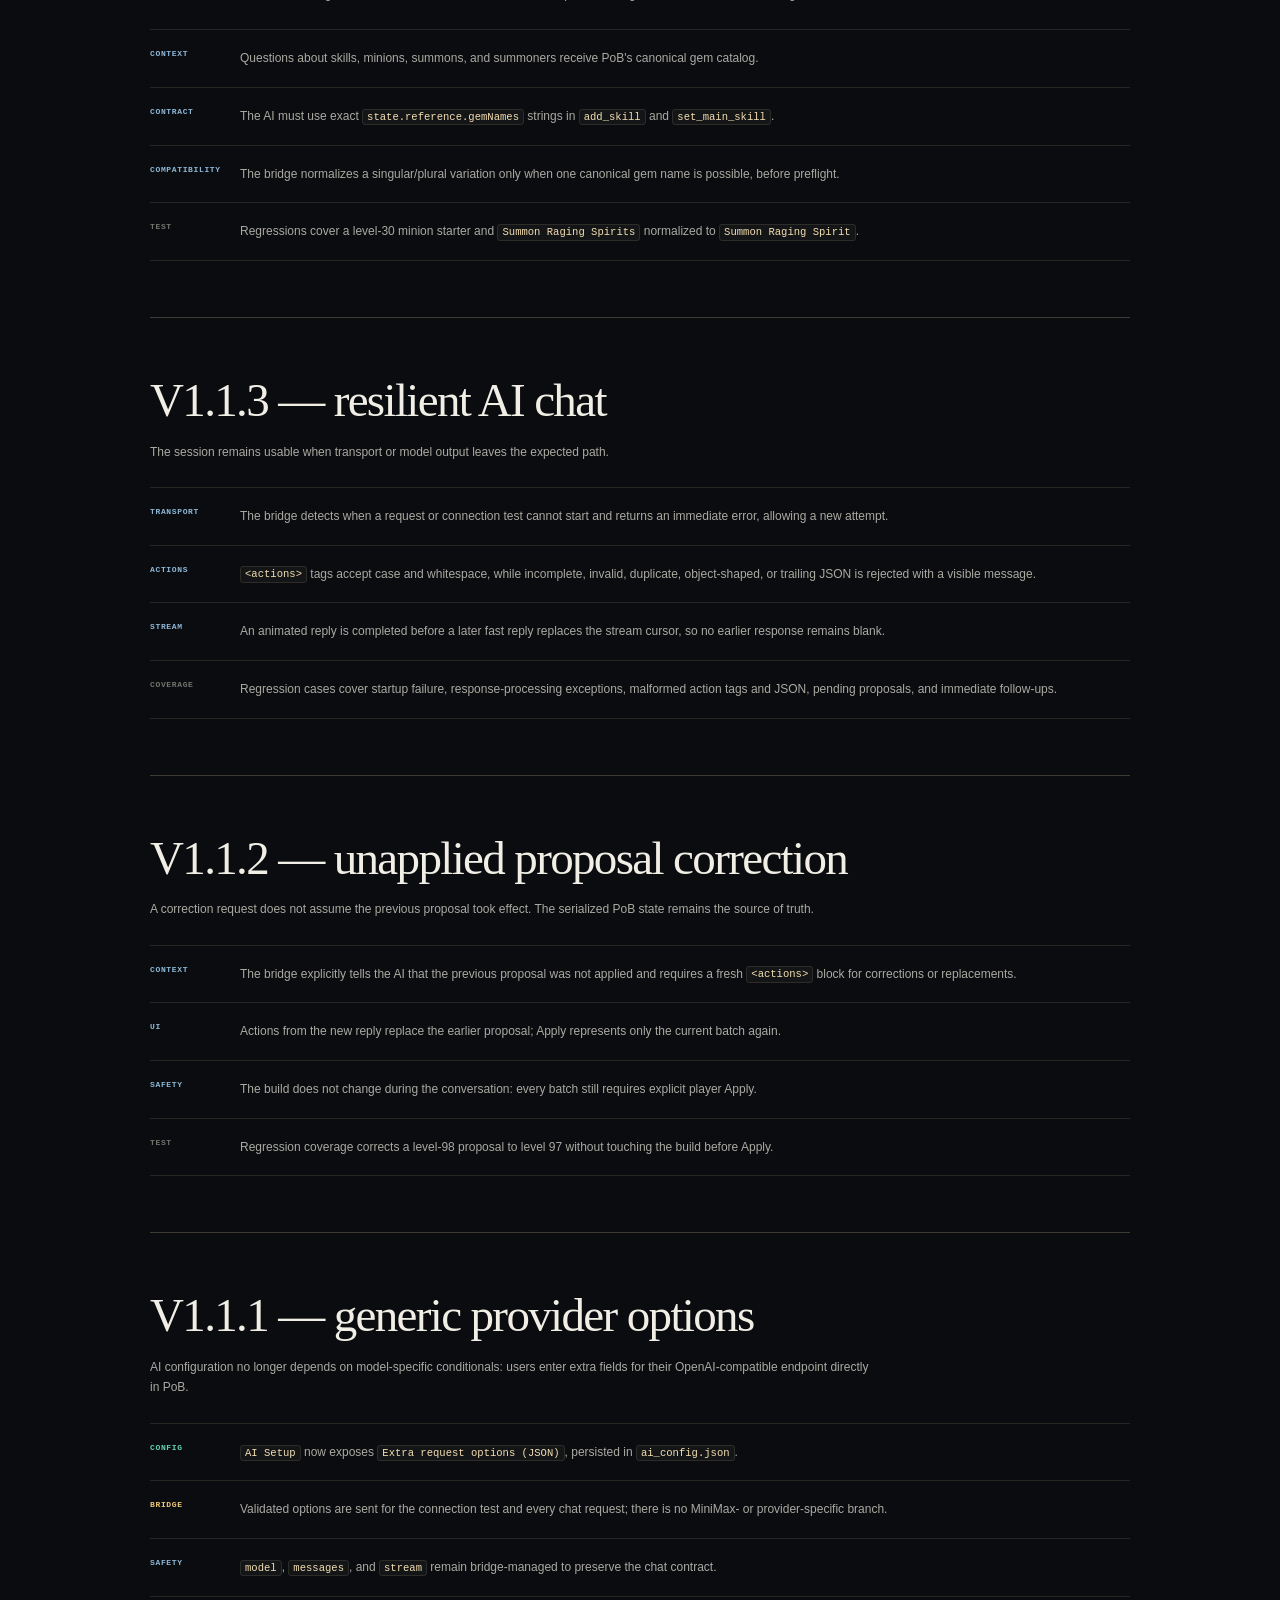
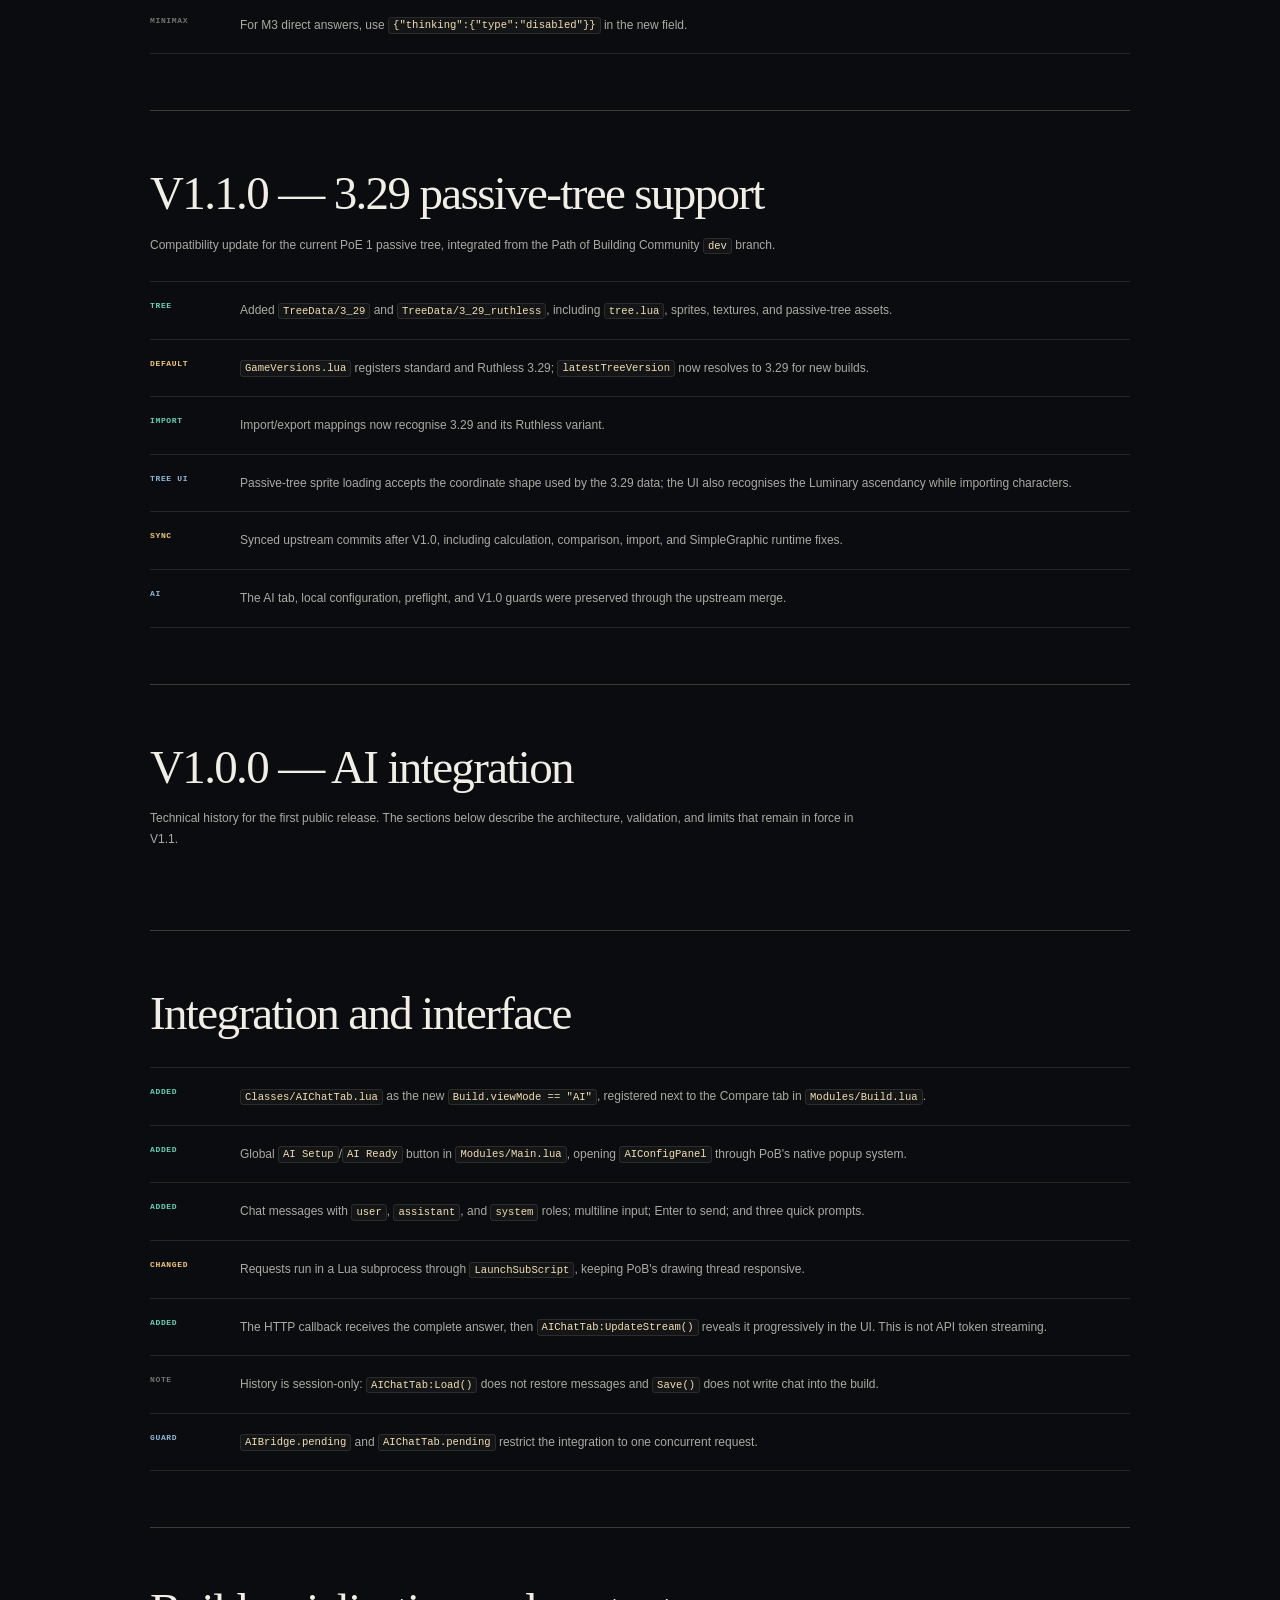
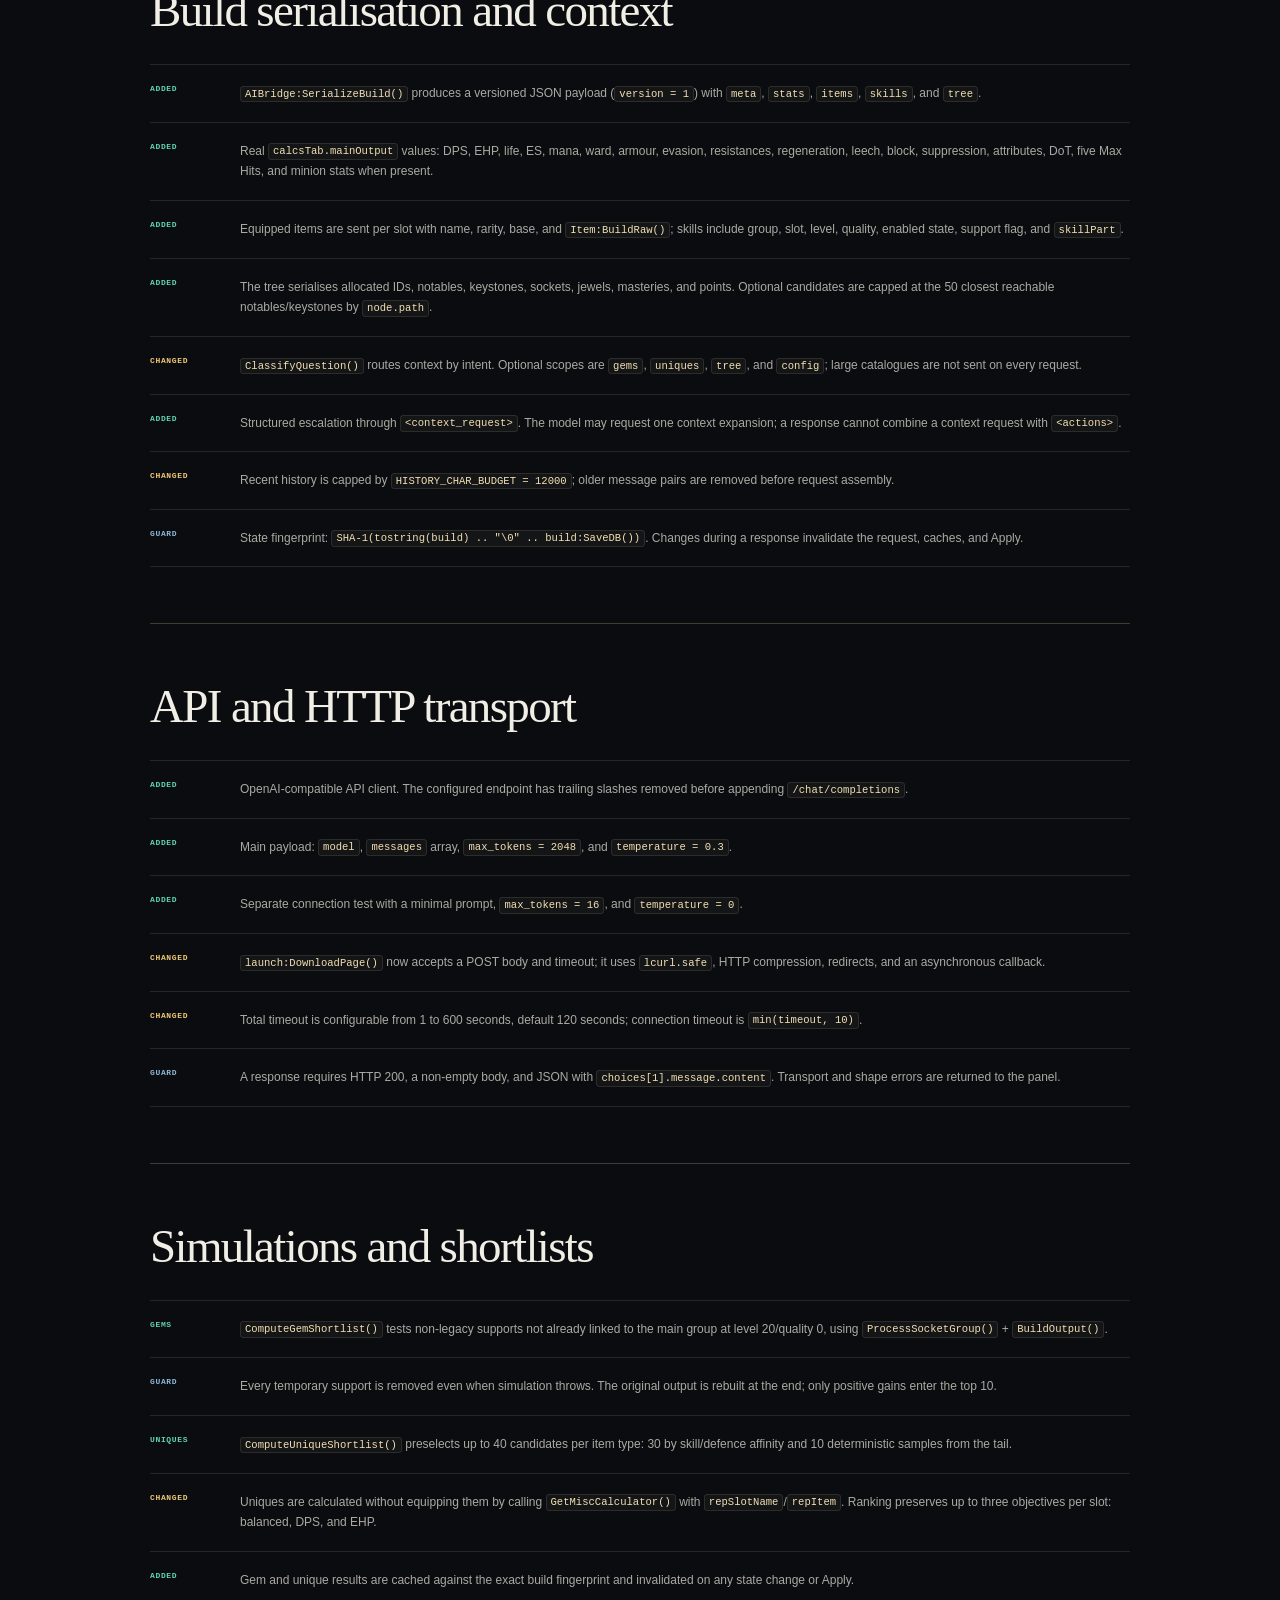
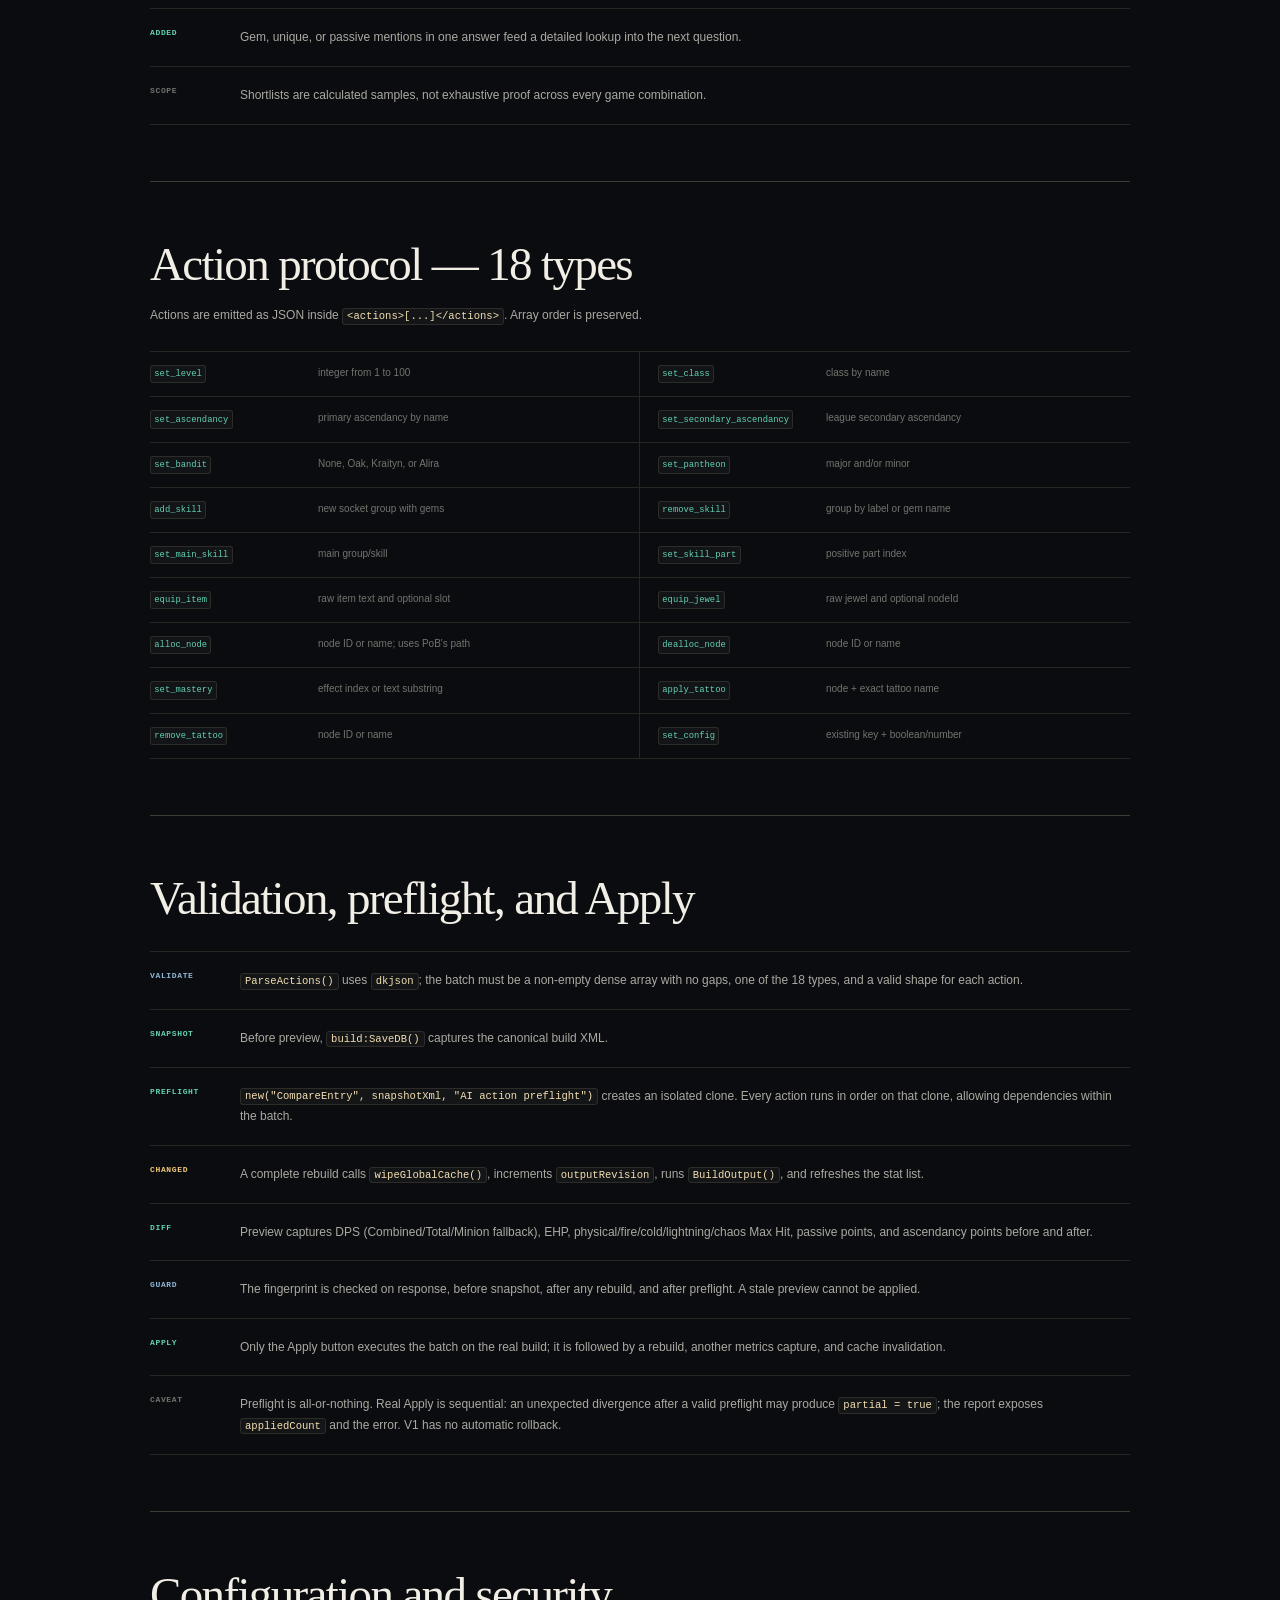
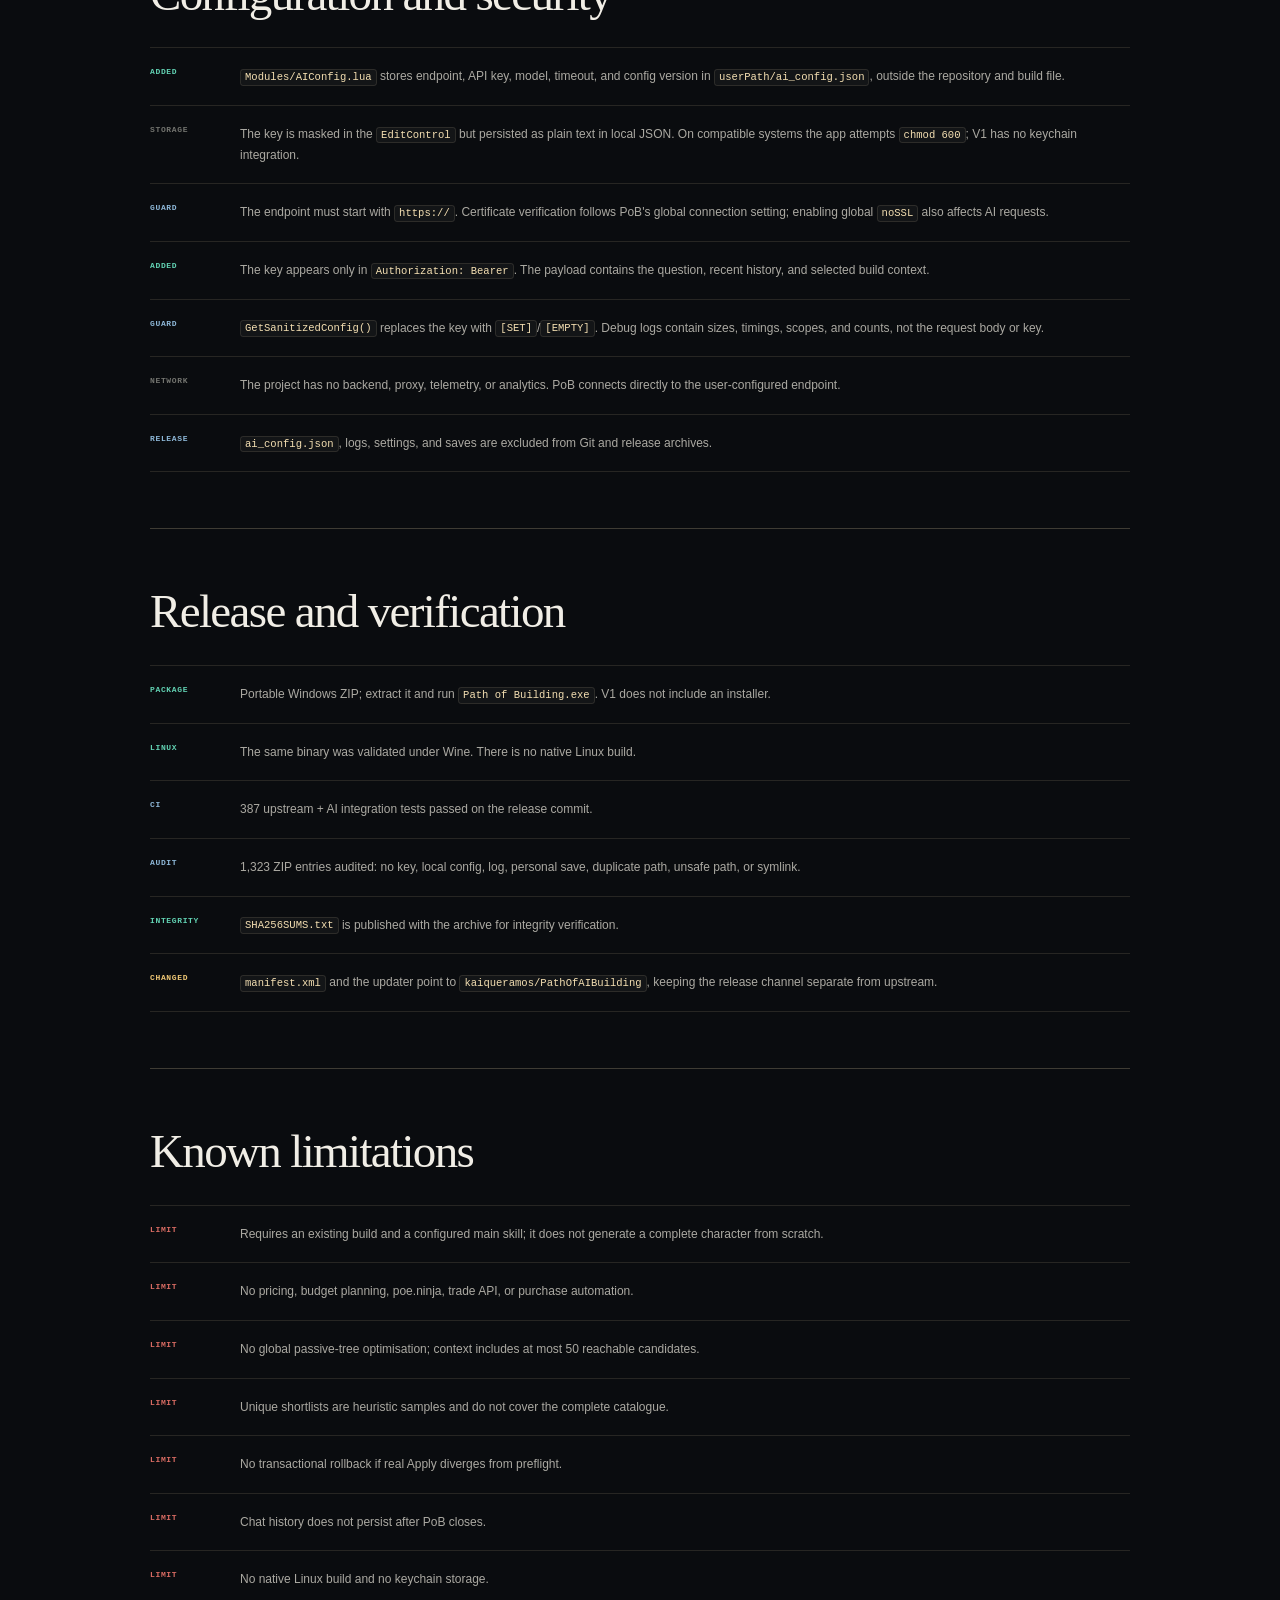
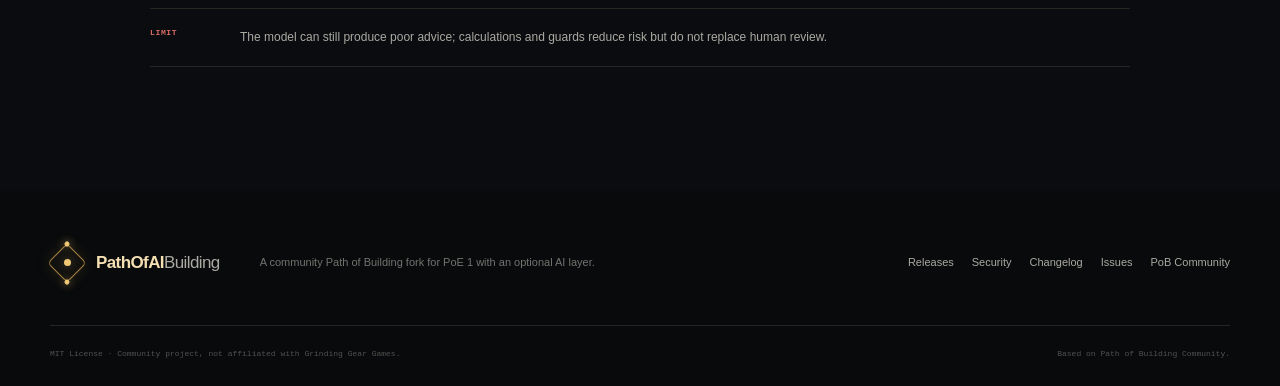
<file: site/en/changelog/index.html>
<!-- cspell:ignore AIBridge AIChatTab AIConfigPanel OpenAI dkjson lcurl SaveDB CompareEntry BuildOutput ProcessSocketGroup GetMiscCalculator repSlotName repItem mainOutput shortlists preflight keychain kaiqueramos -->
<!doctype html>
<html lang="en">
<head>
  <meta charset="utf-8">
  <meta name="viewport" content="width=device-width, initial-scale=1">
  <meta name="theme-color" content="#0a0c0f">
  <meta name="description" content="Technical changelog for PathOfAIBuilding v1.1.5: AI context recovery, safe actions, and 3.29 passive-tree support.">
  <meta property="og:type" content="website">
  <meta property="og:title" content="PathOfAIBuilding v1.1.5 — context recovery">
  <meta property="og:description" content="The bridge recovers prose-wrapped context without accepting mixed actions.">
  <meta property="og:url" content="https://kaiqueramos.github.io/PathOfAIBuilding/en/changelog/">
  <meta property="og:image" content="https://kaiqueramos.github.io/PathOfAIBuilding/assets/ai-chat.webp">
  <meta name="twitter:card" content="summary_large_image">
  <title>Technical changelog v1.1.5 — PathOfAIBuilding</title>
  <link rel="canonical" href="https://kaiqueramos.github.io/PathOfAIBuilding/en/changelog/">
  <link rel="alternate" hreflang="pt-BR" href="https://kaiqueramos.github.io/PathOfAIBuilding/changelog/">
  <link rel="alternate" hreflang="en" href="https://kaiqueramos.github.io/PathOfAIBuilding/en/changelog/">
  <link rel="alternate" hreflang="x-default" href="https://kaiqueramos.github.io/PathOfAIBuilding/changelog/">
  <link rel="icon" href="../../favicon.svg" type="image/svg+xml">
  <link rel="stylesheet" href="../../styles.css">
  <script src="../../script.js" defer></script>
</head>
<body class="changelog-page">
  <a class="skip-link" href="#content">Skip to content</a>

  <header class="site-header is-scrolled" data-header>
    <div class="shell header-inner">
      <a class="brand" href="../" aria-label="PathOfAIBuilding — home">
        <span class="brand-mark" aria-hidden="true"><span class="brand-orbit"></span><span class="brand-core"></span></span>
        <span class="brand-copy"><strong>PathOfAI</strong><span>Building</span></span>
      </a>
      <button class="nav-toggle" type="button" aria-expanded="false" aria-controls="primary-nav" data-nav-toggle>
        <span class="sr-only">Open menu</span><span></span><span></span><span></span>
      </button>
      <nav class="primary-nav" id="primary-nav" aria-label="Main navigation" data-nav>
        <a href="../#como-funciona">How it works</a>
        <a href="../#recursos">Features</a>
        <a href="../#primeiros-passos">How to use</a>
        <a href="../#seguranca">Security</a>
        <a class="is-current" href="./" aria-current="page">Changelog</a>
        <div class="language-switch" aria-label="Language">
          <a href="../../changelog/" lang="pt-BR">PT</a><span aria-hidden="true">/</span><a href="./" lang="en" aria-current="page">EN</a>
        </div>
        <a class="nav-github" href="https://github.com/kaiqueramos/PathOfAIBuilding" target="_blank" rel="noreferrer">GitHub<svg viewBox="0 0 16 16" aria-hidden="true"><path d="M5 3h8v8M13 3 4 12"/></svg></a>
      </nav>
    </div>
  </header>

  <main id="content">
    <header class="changelog-header">
      <div class="shell changelog-shell">
        <span class="changelog-label">Release notes</span>
        <h1>PathOfAIBuilding <em>v1.1.5</em></h1>
        <p>Context-recovery patch: explanatory prose around a valid request no longer leaves the AI chat in an error state.</p>
        <dl class="changelog-meta">
          <div><dt>Date</dt><dd>23 July 2026</dd></div>
          <div><dt>Base</dt><dd>PoB Community dev</dd></div>
          <div><dt>Tree</dt><dd>3.29 · standard and Ruthless</dd></div>
          <div><dt>Platform</dt><dd>Windows · Wine/Proton</dd></div>
          <div><dt>Licence</dt><dd>MIT · free application</dd></div>
        </dl>
        <div class="changelog-links">
          <a class="button button-primary" href="https://github.com/kaiqueramos/PathOfAIBuilding/releases/tag/v1.1.5">Download v1.1.5</a>
          <a class="button button-ghost" href="https://github.com/kaiqueramos/PathOfAIBuilding/tree/v1.1.5">Release source</a>
        </div>
        <p class="changelog-cost"><strong>Price:</strong> the application is free and open source. The user-configured AI API may have its own usage cost.</p>
      </div>
    </header>

    <article class="shell changelog-shell changelog-content">
      <nav class="changelog-toc" aria-label="Changelog index">
        <strong>On this page</strong>
        <ol>
          <li><a href="#v1-1-5">V1.1.5 — context recovery</a></li>

          <li><a href="#v1-1-4">V1.1.4 — canonical gem actions</a></li>

          <li><a href="#v1-1-3">V1.1.3 — resilient chat</a></li>
          <li><a href="#v1-1-2">V1.1.2 — action correction</a></li>
          <li><a href="#v1-1-1">V1.1.1 — provider options</a></li>
          <li><a href="#v1-1-3-29">V1.1 — 3.29 support</a></li>
          <li><a href="#v1-0">V1.0 — AI integration</a></li>
          <li><a href="#interface">Integration and interface</a></li>
          <li><a href="#context">Serialisation and context</a></li>
          <li><a href="#api">API and transport</a></li>
          <li><a href="#simulations">Simulations and shortlists</a></li>
          <li><a href="#actions">Action protocol</a></li>
          <li><a href="#preflight">Preflight and Apply</a></li>
          <li><a href="#technical-security">Configuration and security</a></li>
          <li><a href="#release">Release and verification</a></li>
          <li><a href="#limits">Known limitations</a></li>
        </ol>
      </nav>

      <section class="changelog-section" id="v1-1-5">
        <h2>V1.1.5 — context recovery</h2>
        <p class="section-intro">The bridge continues when a model validly requests additional data but wraps the block in explanatory prose.</p>
        <ul class="change-list">
          <li><span class="change-kind fixed">Recovery</span><div>One valid <code>&lt;context_request&gt;</code> block is now accepted with prose before or after it; the prose is discarded and the question is repeated with the requested context.</div></li>
          <li><span class="change-kind fixed">Safety</span><div>Any <code>&lt;actions&gt;</code> marker alongside the request still blocks the response before the build can change.</div></li>
          <li><span class="change-kind fixed">Boundary</span><div>Duplicate blocks, invalid JSON, and scopes outside the catalog remain rejected.</div></li>
          <li><span class="change-kind note">Test</span><div>Regressions cover prose-wrapped context, duplicate blocks, and mixed actions.</div></li>
        </ul>
      </section>

      <section class="changelog-section" id="v1-1-4">
        <h2>V1.1.4 — canonical gem actions</h2>
        <p class="section-intro">A minion recommendation no longer loses its whole batch because the model pluralized a gem that PoB stores in the singular.</p>
        <ul class="change-list">
          <li><span class="change-kind fixed">Context</span><div>Questions about skills, minions, summons, and summoners receive PoB's canonical gem catalog.</div></li>
          <li><span class="change-kind fixed">Contract</span><div>The AI must use exact <code>state.reference.gemNames</code> strings in <code>add_skill</code> and <code>set_main_skill</code>.</div></li>
          <li><span class="change-kind fixed">Compatibility</span><div>The bridge normalizes a singular/plural variation only when one canonical gem name is possible, before preflight.</div></li>
          <li><span class="change-kind note">Test</span><div>Regressions cover a level-30 minion starter and <code>Summon Raging Spirits</code> normalized to <code>Summon Raging Spirit</code>.</div></li>
        </ul>
      </section>

      <section class="changelog-section" id="v1-1-3">
        <h2>V1.1.3 — resilient AI chat</h2>
        <p class="section-intro">The session remains usable when transport or model output leaves the expected path.</p>
        <ul class="change-list">
          <li><span class="change-kind fixed">Transport</span><div>The bridge detects when a request or connection test cannot start and returns an immediate error, allowing a new attempt.</div></li>
          <li><span class="change-kind fixed">Actions</span><div><code>&lt;actions&gt;</code> tags accept case and whitespace, while incomplete, invalid, duplicate, object-shaped, or trailing JSON is rejected with a visible message.</div></li>
          <li><span class="change-kind fixed">Stream</span><div>An animated reply is completed before a later fast reply replaces the stream cursor, so no earlier response remains blank.</div></li>
          <li><span class="change-kind note">Coverage</span><div>Regression cases cover startup failure, response-processing exceptions, malformed action tags and JSON, pending proposals, and immediate follow-ups.</div></li>
        </ul>
      </section>

      <section class="changelog-section" id="v1-1-2">
        <h2>V1.1.2 — unapplied proposal correction</h2>
        <p class="section-intro">A correction request does not assume the previous proposal took effect. The serialized PoB state remains the source of truth.</p>
        <ul class="change-list">
          <li><span class="change-kind fixed">Context</span><div>The bridge explicitly tells the AI that the previous proposal was not applied and requires a fresh <code>&lt;actions&gt;</code> block for corrections or replacements.</div></li>
          <li><span class="change-kind fixed">UI</span><div>Actions from the new reply replace the earlier proposal; Apply represents only the current batch again.</div></li>
          <li><span class="change-kind fixed">Safety</span><div>The build does not change during the conversation: every batch still requires explicit player Apply.</div></li>
          <li><span class="change-kind note">Test</span><div>Regression coverage corrects a level-98 proposal to level 97 without touching the build before Apply.</div></li>
        </ul>
      </section>

      <section class="changelog-section" id="v1-1-1">
        <h2>V1.1.1 — generic provider options</h2>
        <p class="section-intro">AI configuration no longer depends on model-specific conditionals: users enter extra fields for their OpenAI-compatible endpoint directly in PoB.</p>
        <ul class="change-list">
          <li><span class="change-kind added">Config</span><div><code>AI Setup</code> now exposes <code>Extra request options (JSON)</code>, persisted in <code>ai_config.json</code>.</div></li>
          <li><span class="change-kind changed">Bridge</span><div>Validated options are sent for the connection test and every chat request; there is no MiniMax- or provider-specific branch.</div></li>
          <li><span class="change-kind fixed">Safety</span><div><code>model</code>, <code>messages</code>, and <code>stream</code> remain bridge-managed to preserve the chat contract.</div></li>
          <li><span class="change-kind note">MiniMax</span><div>For M3 direct answers, use <code>{"thinking":{"type":"disabled"}}</code> in the new field.</div></li>
        </ul>
      </section>

      <section class="changelog-section" id="v1-1-3-29">
        <h2>V1.1.0 — 3.29 passive-tree support</h2>
        <p class="section-intro">Compatibility update for the current PoE 1 passive tree, integrated from the Path of Building Community <code>dev</code> branch.</p>
        <ul class="change-list">
          <li><span class="change-kind added">Tree</span><div>Added <code>TreeData/3_29</code> and <code>TreeData/3_29_ruthless</code>, including <code>tree.lua</code>, sprites, textures, and passive-tree assets.</div></li>
          <li><span class="change-kind changed">Default</span><div><code>GameVersions.lua</code> registers standard and Ruthless 3.29; <code>latestTreeVersion</code> now resolves to 3.29 for new builds.</div></li>
          <li><span class="change-kind added">Import</span><div>Import/export mappings now recognise 3.29 and its Ruthless variant.</div></li>
          <li><span class="change-kind fixed">Tree UI</span><div>Passive-tree sprite loading accepts the coordinate shape used by the 3.29 data; the UI also recognises the Luminary ascendancy while importing characters.</div></li>
          <li><span class="change-kind changed">Sync</span><div>Synced upstream commits after V1.0, including calculation, comparison, import, and SimpleGraphic runtime fixes.</div></li>
          <li><span class="change-kind fixed">AI</span><div>The AI tab, local configuration, preflight, and V1.0 guards were preserved through the upstream merge.</div></li>
        </ul>
      </section>

      <section class="changelog-section" id="v1-0">
        <h2>V1.0.0 — AI integration</h2>
        <p class="section-intro">Technical history for the first public release. The sections below describe the architecture, validation, and limits that remain in force in V1.1.</p>
      </section>

      <section class="changelog-section" id="interface">
        <h2>Integration and interface</h2>
        <ul class="change-list">
          <li><span class="change-kind added">Added</span><div><code>Classes/AIChatTab.lua</code> as the new <code>Build.viewMode == "AI"</code>, registered next to the Compare tab in <code>Modules/Build.lua</code>.</div></li>
          <li><span class="change-kind added">Added</span><div>Global <code>AI Setup</code>/<code>AI Ready</code> button in <code>Modules/Main.lua</code>, opening <code>AIConfigPanel</code> through PoB's native popup system.</div></li>
          <li><span class="change-kind added">Added</span><div>Chat messages with <code>user</code>, <code>assistant</code>, and <code>system</code> roles; multiline input; Enter to send; and three quick prompts.</div></li>
          <li><span class="change-kind changed">Changed</span><div>Requests run in a Lua subprocess through <code>LaunchSubScript</code>, keeping PoB's drawing thread responsive.</div></li>
          <li><span class="change-kind added">Added</span><div>The HTTP callback receives the complete answer, then <code>AIChatTab:UpdateStream()</code> reveals it progressively in the UI. This is not API token streaming.</div></li>
          <li><span class="change-kind note">Note</span><div>History is session-only: <code>AIChatTab:Load()</code> does not restore messages and <code>Save()</code> does not write chat into the build.</div></li>
          <li><span class="change-kind fixed">Guard</span><div><code>AIBridge.pending</code> and <code>AIChatTab.pending</code> restrict the integration to one concurrent request.</div></li>
        </ul>
      </section>

      <section class="changelog-section" id="context">
        <h2>Build serialisation and context</h2>
        <ul class="change-list">
          <li><span class="change-kind added">Added</span><div><code>AIBridge:SerializeBuild()</code> produces a versioned JSON payload (<code>version = 1</code>) with <code>meta</code>, <code>stats</code>, <code>items</code>, <code>skills</code>, and <code>tree</code>.</div></li>
          <li><span class="change-kind added">Added</span><div>Real <code>calcsTab.mainOutput</code> values: DPS, EHP, life, ES, mana, ward, armour, evasion, resistances, regeneration, leech, block, suppression, attributes, DoT, five Max Hits, and minion stats when present.</div></li>
          <li><span class="change-kind added">Added</span><div>Equipped items are sent per slot with name, rarity, base, and <code>Item:BuildRaw()</code>; skills include group, slot, level, quality, enabled state, support flag, and <code>skillPart</code>.</div></li>
          <li><span class="change-kind added">Added</span><div>The tree serialises allocated IDs, notables, keystones, sockets, jewels, masteries, and points. Optional candidates are capped at the 50 closest reachable notables/keystones by <code>node.path</code>.</div></li>
          <li><span class="change-kind changed">Changed</span><div><code>ClassifyQuestion()</code> routes context by intent. Optional scopes are <code>gems</code>, <code>uniques</code>, <code>tree</code>, and <code>config</code>; large catalogues are not sent on every request.</div></li>
          <li><span class="change-kind added">Added</span><div>Structured escalation through <code>&lt;context_request&gt;</code>. The model may request one context expansion; a response cannot combine a context request with <code>&lt;actions&gt;</code>.</div></li>
          <li><span class="change-kind changed">Changed</span><div>Recent history is capped by <code>HISTORY_CHAR_BUDGET = 12000</code>; older message pairs are removed before request assembly.</div></li>
          <li><span class="change-kind fixed">Guard</span><div>State fingerprint: <code>SHA-1(tostring(build) .. "\0" .. build:SaveDB())</code>. Changes during a response invalidate the request, caches, and Apply.</div></li>
        </ul>
      </section>

      <section class="changelog-section" id="api">
        <h2>API and HTTP transport</h2>
        <ul class="change-list">
          <li><span class="change-kind added">Added</span><div>OpenAI-compatible API client. The configured endpoint has trailing slashes removed before appending <code>/chat/completions</code>.</div></li>
          <li><span class="change-kind added">Added</span><div>Main payload: <code>model</code>, <code>messages</code> array, <code>max_tokens = 2048</code>, and <code>temperature = 0.3</code>.</div></li>
          <li><span class="change-kind added">Added</span><div>Separate connection test with a minimal prompt, <code>max_tokens = 16</code>, and <code>temperature = 0</code>.</div></li>
          <li><span class="change-kind changed">Changed</span><div><code>launch:DownloadPage()</code> now accepts a POST body and timeout; it uses <code>lcurl.safe</code>, HTTP compression, redirects, and an asynchronous callback.</div></li>
          <li><span class="change-kind changed">Changed</span><div>Total timeout is configurable from 1 to 600 seconds, default 120 seconds; connection timeout is <code>min(timeout, 10)</code>.</div></li>
          <li><span class="change-kind fixed">Guard</span><div>A response requires HTTP 200, a non-empty body, and JSON with <code>choices[1].message.content</code>. Transport and shape errors are returned to the panel.</div></li>
        </ul>
      </section>

      <section class="changelog-section" id="simulations">
        <h2>Simulations and shortlists</h2>
        <ul class="change-list">
          <li><span class="change-kind added">Gems</span><div><code>ComputeGemShortlist()</code> tests non-legacy supports not already linked to the main group at level 20/quality 0, using <code>ProcessSocketGroup()</code> + <code>BuildOutput()</code>.</div></li>
          <li><span class="change-kind fixed">Guard</span><div>Every temporary support is removed even when simulation throws. The original output is rebuilt at the end; only positive gains enter the top 10.</div></li>
          <li><span class="change-kind added">Uniques</span><div><code>ComputeUniqueShortlist()</code> preselects up to 40 candidates per item type: 30 by skill/defence affinity and 10 deterministic samples from the tail.</div></li>
          <li><span class="change-kind changed">Changed</span><div>Uniques are calculated without equipping them by calling <code>GetMiscCalculator()</code> with <code>repSlotName</code>/<code>repItem</code>. Ranking preserves up to three objectives per slot: balanced, DPS, and EHP.</div></li>
          <li><span class="change-kind added">Added</span><div>Gem and unique results are cached against the exact build fingerprint and invalidated on any state change or Apply.</div></li>
          <li><span class="change-kind added">Added</span><div>Gem, unique, or passive mentions in one answer feed a detailed lookup into the next question.</div></li>
          <li><span class="change-kind note">Scope</span><div>Shortlists are calculated samples, not exhaustive proof across every game combination.</div></li>
        </ul>
      </section>

      <section class="changelog-section" id="actions">
        <h2>Action protocol — 18 types</h2>
        <p class="section-intro">Actions are emitted as JSON inside <code>&lt;actions&gt;[...]&lt;/actions&gt;</code>. Array order is preserved.</p>
        <ul class="action-id-list">
          <li><code>set_level</code><span>integer from 1 to 100</span></li>
          <li><code>set_class</code><span>class by name</span></li>
          <li><code>set_ascendancy</code><span>primary ascendancy by name</span></li>
          <li><code>set_secondary_ascendancy</code><span>league secondary ascendancy</span></li>
          <li><code>set_bandit</code><span>None, Oak, Kraityn, or Alira</span></li>
          <li><code>set_pantheon</code><span>major and/or minor</span></li>
          <li><code>add_skill</code><span>new socket group with gems</span></li>
          <li><code>remove_skill</code><span>group by label or gem name</span></li>
          <li><code>set_main_skill</code><span>main group/skill</span></li>
          <li><code>set_skill_part</code><span>positive part index</span></li>
          <li><code>equip_item</code><span>raw item text and optional slot</span></li>
          <li><code>equip_jewel</code><span>raw jewel and optional nodeId</span></li>
          <li><code>alloc_node</code><span>node ID or name; uses PoB's path</span></li>
          <li><code>dealloc_node</code><span>node ID or name</span></li>
          <li><code>set_mastery</code><span>effect index or text substring</span></li>
          <li><code>apply_tattoo</code><span>node + exact tattoo name</span></li>
          <li><code>remove_tattoo</code><span>node ID or name</span></li>
          <li><code>set_config</code><span>existing key + boolean/number</span></li>
        </ul>
      </section>

      <section class="changelog-section" id="preflight">
        <h2>Validation, preflight, and Apply</h2>
        <ul class="change-list">
          <li><span class="change-kind fixed">Validate</span><div><code>ParseActions()</code> uses <code>dkjson</code>; the batch must be a non-empty dense array with no gaps, one of the 18 types, and a valid shape for each action.</div></li>
          <li><span class="change-kind added">Snapshot</span><div>Before preview, <code>build:SaveDB()</code> captures the canonical build XML.</div></li>
          <li><span class="change-kind added">Preflight</span><div><code>new("CompareEntry", snapshotXml, "AI action preflight")</code> creates an isolated clone. Every action runs in order on that clone, allowing dependencies within the batch.</div></li>
          <li><span class="change-kind changed">Changed</span><div>A complete rebuild calls <code>wipeGlobalCache()</code>, increments <code>outputRevision</code>, runs <code>BuildOutput()</code>, and refreshes the stat list.</div></li>
          <li><span class="change-kind added">Diff</span><div>Preview captures DPS (Combined/Total/Minion fallback), EHP, physical/fire/cold/lightning/chaos Max Hit, passive points, and ascendancy points before and after.</div></li>
          <li><span class="change-kind fixed">Guard</span><div>The fingerprint is checked on response, before snapshot, after any rebuild, and after preflight. A stale preview cannot be applied.</div></li>
          <li><span class="change-kind added">Apply</span><div>Only the Apply button executes the batch on the real build; it is followed by a rebuild, another metrics capture, and cache invalidation.</div></li>
          <li><span class="change-kind note">Caveat</span><div>Preflight is all-or-nothing. Real Apply is sequential: an unexpected divergence after a valid preflight may produce <code>partial = true</code>; the report exposes <code>appliedCount</code> and the error. V1 has no automatic rollback.</div></li>
        </ul>
      </section>

      <section class="changelog-section" id="technical-security">
        <h2>Configuration and security</h2>
        <ul class="change-list">
          <li><span class="change-kind added">Added</span><div><code>Modules/AIConfig.lua</code> stores endpoint, API key, model, timeout, and config version in <code>userPath/ai_config.json</code>, outside the repository and build file.</div></li>
          <li><span class="change-kind note">Storage</span><div>The key is masked in the <code>EditControl</code> but persisted as plain text in local JSON. On compatible systems the app attempts <code>chmod 600</code>; V1 has no keychain integration.</div></li>
          <li><span class="change-kind fixed">Guard</span><div>The endpoint must start with <code>https://</code>. Certificate verification follows PoB's global connection setting; enabling global <code>noSSL</code> also affects AI requests.</div></li>
          <li><span class="change-kind added">Added</span><div>The key appears only in <code>Authorization: Bearer</code>. The payload contains the question, recent history, and selected build context.</div></li>
          <li><span class="change-kind fixed">Guard</span><div><code>GetSanitizedConfig()</code> replaces the key with <code>[SET]</code>/<code>[EMPTY]</code>. Debug logs contain sizes, timings, scopes, and counts, not the request body or key.</div></li>
          <li><span class="change-kind note">Network</span><div>The project has no backend, proxy, telemetry, or analytics. PoB connects directly to the user-configured endpoint.</div></li>
          <li><span class="change-kind fixed">Release</span><div><code>ai_config.json</code>, logs, settings, and saves are excluded from Git and release archives.</div></li>
        </ul>
      </section>

      <section class="changelog-section" id="release">
        <h2>Release and verification</h2>
        <ul class="change-list">
          <li><span class="change-kind added">Package</span><div>Portable Windows ZIP; extract it and run <code>Path of Building.exe</code>. V1 does not include an installer.</div></li>
          <li><span class="change-kind added">Linux</span><div>The same binary was validated under Wine. There is no native Linux build.</div></li>
          <li><span class="change-kind fixed">CI</span><div>387 upstream + AI integration tests passed on the release commit.</div></li>
          <li><span class="change-kind fixed">Audit</span><div>1,323 ZIP entries audited: no key, local config, log, personal save, duplicate path, unsafe path, or symlink.</div></li>
          <li><span class="change-kind added">Integrity</span><div><code>SHA256SUMS.txt</code> is published with the archive for integrity verification.</div></li>
          <li><span class="change-kind changed">Changed</span><div><code>manifest.xml</code> and the updater point to <code>kaiqueramos/PathOfAIBuilding</code>, keeping the release channel separate from upstream.</div></li>
        </ul>
      </section>

      <section class="changelog-section known-limitations" id="limits">
        <h2>Known limitations</h2>
        <ul class="change-list">
          <li><span class="change-kind note">Limit</span><div>Requires an existing build and a configured main skill; it does not generate a complete character from scratch.</div></li>
          <li><span class="change-kind note">Limit</span><div>No pricing, budget planning, poe.ninja, trade API, or purchase automation.</div></li>
          <li><span class="change-kind note">Limit</span><div>No global passive-tree optimisation; context includes at most 50 reachable candidates.</div></li>
          <li><span class="change-kind note">Limit</span><div>Unique shortlists are heuristic samples and do not cover the complete catalogue.</div></li>
          <li><span class="change-kind note">Limit</span><div>No transactional rollback if real Apply diverges from preflight.</div></li>
          <li><span class="change-kind note">Limit</span><div>Chat history does not persist after PoB closes.</div></li>
          <li><span class="change-kind note">Limit</span><div>No native Linux build and no keychain storage.</div></li>
          <li><span class="change-kind note">Limit</span><div>The model can still produce poor advice; calculations and guards reduce risk but do not replace human review.</div></li>
        </ul>
      </section>
    </article>
  </main>

  <footer class="site-footer">
    <div class="shell footer-main">
      <a class="brand" href="../" aria-label="PathOfAIBuilding — back to home"><span class="brand-mark" aria-hidden="true"><span class="brand-orbit"></span><span class="brand-core"></span></span><span class="brand-copy"><strong>PathOfAI</strong><span>Building</span></span></a>
      <p>A community Path of Building fork for PoE 1 with an optional AI layer.</p>
      <nav aria-label="Footer links"><a href="https://github.com/kaiqueramos/PathOfAIBuilding/releases">Releases</a><a href="https://github.com/kaiqueramos/PathOfAIBuilding/blob/dev/AI_SECURITY.md">Security</a><a href="./" aria-current="page">Changelog</a><a href="https://github.com/kaiqueramos/PathOfAIBuilding/issues">Issues</a><a href="https://github.com/PathOfBuildingCommunity/PathOfBuilding">PoB Community</a></nav>
    </div>
    <div class="shell footer-bottom"><span>MIT License · Community project, not affiliated with Grinding Gear Games.</span><span>Based on Path of Building Community.</span></div>
  </footer>
</body>
</html>
</file>
<file: site/styles.css>
@charset "UTF-8";
/* cspell:ignore topbar */

:root {
  color-scheme: dark;
  --ink: #090b0e;
  --ink-soft: #0e1115;
  --panel: #12161b;
  --panel-raised: #171c21;
  --line: rgba(230, 211, 171, 0.13);
  --line-strong: rgba(230, 211, 171, 0.24);
  --text: #f1eee6;
  --text-soft: #aba9a2;
  --text-dim: #73746f;
  --gold: #d5a652;
  --gold-bright: #f0c875;
  --gold-pale: #f4dfb2;
  --teal: #62d2b3;
  --teal-soft: rgba(98, 210, 179, 0.13);
  --red: #d96c63;
  --shell: 1180px;
  --display: Georgia, "Times New Roman", serif;
  --sans: Inter, ui-sans-serif, -apple-system, BlinkMacSystemFont, "Segoe UI", sans-serif;
  --mono: "SFMono-Regular", Consolas, "Liberation Mono", monospace;
}

*,
*::before,
*::after {
  box-sizing: border-box;
}

html {
  scroll-behavior: smooth;
  scroll-padding-top: 90px;
}

body {
  margin: 0;
  min-width: 320px;
  overflow-x: hidden;
  background: var(--ink);
  color: var(--text);
  font-family: var(--sans);
  font-size: 16px;
  line-height: 1.6;
  -webkit-font-smoothing: antialiased;
  text-rendering: optimizeLegibility;
}

body.nav-open {
  overflow: hidden;
}

button,
a {
  color: inherit;
}

button {
  font: inherit;
}

a {
  text-decoration: none;
}

img,
svg {
  display: block;
}

img {
  max-width: 100%;
}

code {
  padding: 0.15em 0.38em;
  border: 1px solid rgba(213, 166, 82, 0.18);
  border-radius: 4px;
  background: rgba(213, 166, 82, 0.07);
  color: var(--gold-pale);
  font-family: var(--mono);
  font-size: 0.82em;
}

[hidden] {
  display: none !important;
}

::selection {
  background: rgba(213, 166, 82, 0.28);
  color: #fff;
}

:focus-visible {
  outline: 2px solid var(--gold-bright);
  outline-offset: 4px;
}

.sr-only {
  position: absolute;
  width: 1px;
  height: 1px;
  padding: 0;
  margin: -1px;
  overflow: hidden;
  clip: rect(0, 0, 0, 0);
  white-space: nowrap;
  border: 0;
}

.skip-link {
  position: fixed;
  z-index: 200;
  top: 12px;
  left: 12px;
  padding: 10px 16px;
  transform: translateY(-160%);
  border-radius: 4px;
  background: var(--gold-bright);
  color: #111;
  font-weight: 700;
  transition: transform 180ms ease;
}

.skip-link:focus {
  transform: translateY(0);
}

.shell {
  width: min(calc(100% - 48px), var(--shell));
  margin-inline: auto;
}

.page-noise {
  position: fixed;
  z-index: 100;
  inset: 0;
  pointer-events: none;
  opacity: 0.022;
  background-image: url("data:image/svg+xml,%3Csvg viewBox='0 0 180 180' xmlns='http://www.w3.org/2000/svg'%3E%3Cfilter id='n'%3E%3CfeTurbulence type='fractalNoise' baseFrequency='.85' numOctaves='4' stitchTiles='stitch'/%3E%3C/filter%3E%3Crect width='100%25' height='100%25' filter='url(%23n)' opacity='.8'/%3E%3C/svg%3E");
}

.ambient {
  position: fixed;
  z-index: -1;
  width: 42vw;
  height: 42vw;
  border-radius: 50%;
  filter: blur(120px);
  opacity: 0.07;
  pointer-events: none;
}

.ambient-one {
  top: -16vw;
  right: -10vw;
  background: var(--gold);
}

.ambient-two {
  bottom: 5vh;
  left: -24vw;
  background: #1d6f69;
}

.site-header {
  position: fixed;
  z-index: 90;
  top: 0;
  right: 0;
  left: 0;
  border-bottom: 1px solid transparent;
  transition: background 220ms ease, border-color 220ms ease, backdrop-filter 220ms ease;
}

.site-header.is-scrolled {
  border-color: var(--line);
  background: rgba(9, 11, 14, 0.86);
  backdrop-filter: blur(18px);
}

.header-inner {
  display: flex;
  min-height: 76px;
  align-items: center;
  justify-content: space-between;
  gap: 28px;
}

.brand {
  display: inline-flex;
  align-items: center;
  gap: 12px;
  flex: 0 0 auto;
}

.brand-mark {
  position: relative;
  display: grid;
  width: 34px;
  height: 34px;
  place-items: center;
}

.brand-orbit {
  position: absolute;
  inset: 3px;
  transform: rotate(45deg);
  border: 1px solid rgba(213, 166, 82, 0.78);
  border-radius: 5px;
  box-shadow: 0 0 16px rgba(213, 166, 82, 0.15), inset 0 0 9px rgba(213, 166, 82, 0.08);
}

.brand-orbit::before,
.brand-orbit::after {
  position: absolute;
  width: 5px;
  height: 5px;
  border-radius: 50%;
  background: var(--gold-bright);
  box-shadow: 0 0 9px rgba(240, 200, 117, 0.8);
  content: "";
}

.brand-orbit::before {
  top: -3px;
  left: -3px;
}

.brand-orbit::after {
  right: -3px;
  bottom: -3px;
}

.brand-core {
  width: 7px;
  height: 7px;
  border-radius: 50%;
  background: var(--gold-bright);
  box-shadow: 0 0 14px rgba(240, 200, 117, 0.85);
}

.brand-copy {
  display: flex;
  align-items: baseline;
  letter-spacing: -0.035em;
  font-size: 17px;
}

.brand-copy strong {
  color: var(--gold-pale);
  font-weight: 720;
}

.brand-copy span {
  color: var(--text-soft);
  font-weight: 450;
}

.primary-nav {
  display: flex;
  align-items: center;
  gap: 27px;
  color: var(--text-soft);
  font-size: 13px;
  font-weight: 570;
}

.primary-nav > a:not(.nav-github) {
  position: relative;
  padding-block: 7px;
  transition: color 180ms ease;
}

.primary-nav > a:not(.nav-github)::after {
  position: absolute;
  right: 0;
  bottom: 2px;
  left: 0;
  height: 1px;
  transform: scaleX(0);
  transform-origin: right;
  background: var(--gold);
  content: "";
  transition: transform 180ms ease;
}

.primary-nav > a:hover,
.primary-nav > a.is-current {
  color: var(--text);
}

.primary-nav > a:hover::after,
.primary-nav > a.is-current::after {
  transform: scaleX(1);
  transform-origin: left;
}

.language-switch {
  display: flex;
  align-items: center;
  gap: 6px;
  padding: 5px 9px;
  border: 1px solid var(--line);
  border-radius: 999px;
  color: var(--text-dim);
  font-family: var(--mono);
  font-size: 10px;
  letter-spacing: 0.08em;
}

.language-switch a {
  padding: 1px 2px;
  transition: color 160ms ease;
}

.language-switch a:hover,
.language-switch a[aria-current="page"] {
  color: var(--gold-bright);
}

.nav-github {
  display: inline-flex;
  align-items: center;
  gap: 7px;
  padding: 9px 13px;
  border: 1px solid var(--line-strong);
  border-radius: 5px;
  color: var(--text);
  transition: border-color 180ms ease, background 180ms ease;
}

.nav-github:hover {
  border-color: rgba(213, 166, 82, 0.44);
  background: rgba(213, 166, 82, 0.07);
}

.nav-github svg {
  width: 14px;
  fill: none;
  stroke: currentColor;
  stroke-linecap: round;
  stroke-width: 1.4;
}

.nav-toggle {
  display: none;
  width: 42px;
  height: 42px;
  padding: 10px;
  border: 1px solid var(--line);
  border-radius: 5px;
  background: transparent;
}

.nav-toggle > span:not(.sr-only) {
  display: block;
  width: 100%;
  height: 1px;
  margin: 5px 0;
  background: var(--text);
  transition: transform 180ms ease, opacity 180ms ease;
}

.hero {
  position: relative;
  min-height: 780px;
  overflow: hidden;
  padding: 154px 0 96px;
  border-bottom: 1px solid var(--line);
  background:
    radial-gradient(circle at 75% 36%, rgba(213, 166, 82, 0.095), transparent 34%),
    radial-gradient(circle at 95% 6%, rgba(98, 210, 179, 0.05), transparent 25%),
    linear-gradient(180deg, #0b0d10 0%, var(--ink) 100%);
}

.hero::after {
  position: absolute;
  right: 0;
  bottom: 0;
  left: 0;
  height: 160px;
  background: linear-gradient(transparent, var(--ink));
  content: "";
  pointer-events: none;
}

.hero-grid,
.final-grid {
  position: absolute;
  inset: 0;
  opacity: 0.28;
  background-image:
    linear-gradient(rgba(213, 166, 82, 0.055) 1px, transparent 1px),
    linear-gradient(90deg, rgba(213, 166, 82, 0.055) 1px, transparent 1px);
  background-position: center;
  background-size: 72px 72px;
  mask-image: linear-gradient(to bottom, black, transparent 82%);
}

.hero-layout {
  position: relative;
  z-index: 2;
  display: grid;
  align-items: center;
  grid-template-columns: minmax(0, 0.9fr) minmax(500px, 1.1fr);
  gap: 60px;
}

.eyebrow,
.section-kicker {
  color: var(--gold-bright);
  font-size: 11px;
  font-weight: 700;
  letter-spacing: 0.17em;
  text-transform: uppercase;
}

.eyebrow {
  display: inline-flex;
  align-items: center;
  gap: 9px;
  margin-bottom: 25px;
}

.eyebrow > span {
  width: 26px;
  height: 1px;
  background: var(--gold);
}

.eyebrow b {
  padding: 3px 7px;
  border: 1px solid rgba(98, 210, 179, 0.35);
  border-radius: 3px;
  background: var(--teal-soft);
  color: var(--teal);
  font-family: var(--mono);
  font-size: 9px;
  letter-spacing: 0.08em;
}

.hero h1,
.section h2,
.final-cta h2 {
  margin: 0;
  font-family: var(--display);
  font-weight: 400;
  letter-spacing: -0.045em;
  line-height: 1.02;
}

.hero h1 {
  max-width: 670px;
  font-size: clamp(52px, 5.3vw, 78px);
}

.hero h1 em,
.section h2 em,
.final-cta h2 em {
  color: var(--gold-bright);
  font-style: italic;
  font-weight: 400;
}

.hero-lead {
  max-width: 600px;
  margin: 29px 0 0;
  color: var(--text-soft);
  font-size: 17px;
  line-height: 1.75;
}

.hero-actions {
  display: flex;
  align-items: center;
  gap: 12px;
  margin-top: 35px;
}

.button {
  display: inline-flex;
  min-height: 48px;
  align-items: center;
  justify-content: center;
  gap: 10px;
  padding: 0 20px;
  border: 1px solid transparent;
  border-radius: 5px;
  font-size: 13px;
  font-weight: 680;
  transition: transform 180ms ease, border-color 180ms ease, background 180ms ease, color 180ms ease, box-shadow 180ms ease;
}

.button:hover {
  transform: translateY(-2px);
}

.button-primary {
  border-color: var(--gold);
  background: linear-gradient(135deg, var(--gold-bright), #c7933d);
  box-shadow: 0 12px 30px rgba(213, 166, 82, 0.12);
  color: #16110a;
}

.button-primary:hover {
  box-shadow: 0 15px 38px rgba(213, 166, 82, 0.22);
}

.button-primary svg {
  width: 17px;
  fill: none;
  stroke: currentColor;
  stroke-linecap: round;
  stroke-linejoin: round;
  stroke-width: 1.7;
}

.button-ghost {
  border-color: var(--line-strong);
  background: rgba(255, 255, 255, 0.018);
  color: var(--text);
}

.button-ghost:hover {
  border-color: rgba(213, 166, 82, 0.48);
  background: rgba(213, 166, 82, 0.06);
}

.hero-proof {
  display: flex;
  flex-wrap: wrap;
  gap: 12px 22px;
  padding: 0;
  margin: 31px 0 0;
  color: var(--text-dim);
  font-size: 11px;
  list-style: none;
}

.hero-proof li {
  display: flex;
  align-items: center;
  gap: 7px;
}

.proof-dot {
  width: 5px;
  height: 5px;
  border-radius: 50%;
  background: var(--teal);
  box-shadow: 0 0 8px rgba(98, 210, 179, 0.5);
}

.hero-nodes .node {
  position: absolute;
  z-index: 1;
  width: 10px;
  height: 10px;
  border: 1px solid rgba(213, 166, 82, 0.42);
  border-radius: 50%;
  box-shadow: 0 0 0 5px rgba(213, 166, 82, 0.025), 0 0 14px rgba(213, 166, 82, 0.14);
}

.node::after {
  position: absolute;
  top: 4px;
  left: 9px;
  width: 95px;
  height: 1px;
  transform: rotate(var(--angle, 0deg));
  transform-origin: left;
  background: linear-gradient(90deg, rgba(213, 166, 82, 0.24), transparent);
  content: "";
}

.node-one { top: 15%; left: 4%; --angle: 32deg; }
.node-two { top: 29%; right: 4%; --angle: 145deg; }
.node-three { bottom: 22%; left: 9%; --angle: -24deg; }
.node-four { top: 10%; left: 48%; --angle: 74deg; }
.node-five { right: 9%; bottom: 16%; --angle: 198deg; }

.demo-wrap {
  position: relative;
  min-width: 0;
}

.demo-halo {
  position: absolute;
  inset: 12% -8% -8% 15%;
  border-radius: 50%;
  background: rgba(213, 166, 82, 0.14);
  filter: blur(80px);
  opacity: 0.42;
}

.pob-window {
  position: relative;
  overflow: hidden;
  border: 1px solid rgba(231, 213, 177, 0.18);
  border-radius: 8px;
  background: #101318;
  box-shadow: 0 35px 90px rgba(0, 0, 0, 0.48), 0 0 0 1px rgba(0, 0, 0, 0.6);
}

.window-topbar {
  display: grid;
  min-height: 43px;
  align-items: center;
  padding: 0 13px;
  border-bottom: 1px solid rgba(255, 255, 255, 0.055);
  background: #181b20;
  color: var(--text-dim);
  font-family: var(--mono);
  font-size: 9px;
  grid-template-columns: 1fr auto 1fr;
}

.window-brand {
  display: flex;
  align-items: center;
  gap: 8px;
  color: #d8d5cd;
}

.window-gem {
  width: 14px;
  height: 14px;
  transform: rotate(45deg);
  border: 1px solid rgba(213, 166, 82, 0.62);
  border-radius: 3px;
  box-shadow: inset 0 0 6px rgba(213, 166, 82, 0.22);
}

.window-build {
  color: #8b8c87;
}

.window-controls {
  display: flex;
  justify-content: flex-end;
  gap: 5px;
}

.window-controls i {
  width: 7px;
  height: 7px;
  border-radius: 50%;
  background: #34383d;
}

.window-tabs {
  display: flex;
  gap: 3px;
  padding: 8px 9px;
  border-bottom: 1px solid rgba(255, 255, 255, 0.05);
  background: #0e1115;
}

.demo-tab {
  padding: 7px 10px;
  border: 1px solid transparent;
  border-radius: 3px;
  background: transparent;
  color: #777a78;
  font-family: var(--mono);
  font-size: 9px;
  cursor: pointer;
  transition: color 160ms ease, border-color 160ms ease, background 160ms ease;
}

.demo-tab:hover {
  color: #bbb9b2;
}

.demo-tab.is-active {
  border-color: rgba(213, 166, 82, 0.2);
  background: rgba(213, 166, 82, 0.07);
  color: var(--gold-pale);
}

.chat-panel {
  min-height: 464px;
  padding: 19px;
  background:
    linear-gradient(rgba(255, 255, 255, 0.014) 1px, transparent 1px),
    #0e1115;
  background-size: 100% 36px;
}

.message {
  max-width: 90%;
  padding: 12px 14px;
  border: 1px solid rgba(255, 255, 255, 0.055);
  border-radius: 5px;
  background: rgba(255, 255, 255, 0.018);
}

.message + .message {
  margin-top: 12px;
}

.message-user {
  margin-left: auto;
  border-color: rgba(213, 166, 82, 0.15);
  background: rgba(213, 166, 82, 0.045);
}

.message-role {
  display: flex;
  align-items: center;
  gap: 6px;
  margin-bottom: 5px;
  color: var(--text-dim);
  font-family: var(--mono);
  font-size: 8px;
  letter-spacing: 0.07em;
  text-transform: uppercase;
}

.message-ai .message-role {
  color: var(--teal);
}

.ai-pulse {
  width: 5px;
  height: 5px;
  border-radius: 50%;
  background: var(--teal);
  box-shadow: 0 0 8px var(--teal);
}

.message p {
  margin: 0;
  color: #c4c1b8;
  font-size: 11px;
  line-height: 1.55;
}

.diff-card {
  margin-top: 14px;
  padding: 13px;
  border: 1px solid rgba(98, 210, 179, 0.17);
  border-radius: 5px;
  background: linear-gradient(135deg, rgba(98, 210, 179, 0.05), rgba(255, 255, 255, 0.012));
}

.diff-heading {
  display: flex;
  align-items: baseline;
  justify-content: space-between;
  gap: 15px;
  color: #d7d3ca;
  font-family: var(--mono);
  font-size: 9px;
  text-transform: uppercase;
}

.diff-heading small {
  color: var(--text-dim);
  font-size: 7px;
  text-transform: none;
}

.diff-grid {
  display: grid;
  gap: 8px;
  margin-top: 11px;
  grid-template-columns: repeat(3, 1fr);
}

.diff-grid > div {
  padding: 9px;
  border: 1px solid rgba(255, 255, 255, 0.045);
  border-radius: 3px;
  background: rgba(0, 0, 0, 0.16);
}

.diff-grid span {
  display: block;
  color: var(--text-dim);
  font-family: var(--mono);
  font-size: 7px;
  text-transform: uppercase;
}

.diff-grid strong {
  display: block;
  margin-top: 2px;
  color: var(--teal);
  font-family: var(--mono);
  font-size: 14px;
  font-weight: 600;
}

.action-preview {
  display: grid;
  align-items: center;
  gap: 9px;
  margin-top: 9px;
  padding: 8px;
  border-left: 2px solid var(--gold);
  background: rgba(213, 166, 82, 0.045);
  grid-template-columns: auto 1fr auto;
}

.action-index {
  color: var(--gold);
  font-family: var(--mono);
  font-size: 8px;
}

.action-preview small,
.action-preview b {
  display: block;
}

.action-preview small {
  color: var(--text-dim);
  font-family: var(--mono);
  font-size: 7px;
  text-transform: uppercase;
}

.action-preview b {
  color: #bbb8af;
  font-size: 9px;
  font-weight: 520;
}

.action-valid {
  padding: 3px 5px;
  border: 1px solid rgba(98, 210, 179, 0.22);
  border-radius: 2px;
  color: var(--teal);
  font-family: var(--mono);
  font-size: 7px;
}

.apply-row {
  display: flex;
  align-items: center;
  justify-content: space-between;
  gap: 12px;
  margin-top: 13px;
}

.apply-row > span {
  display: flex;
  align-items: center;
  gap: 6px;
  color: var(--text-dim);
  font-family: var(--mono);
  font-size: 7px;
}

.apply-row > span i {
  width: 5px;
  height: 5px;
  border-radius: 50%;
  background: var(--teal);
}

.apply-row button {
  padding: 7px 10px;
  border: 1px solid #ac8039;
  border-radius: 3px;
  background: linear-gradient(#d6aa5e, #aa7830);
  color: #18120a;
  font-family: var(--mono);
  font-size: 8px;
  pointer-events: none;
}

.demo-caption {
  display: flex;
  align-items: center;
  justify-content: flex-end;
  gap: 7px;
  margin: 12px 2px 0;
  color: #585a57;
  font-family: var(--mono);
  font-size: 8px;
}

.demo-caption span {
  width: 16px;
  height: 1px;
  background: var(--line-strong);
}

.section {
  position: relative;
  padding: 118px 0;
}

.section h2 {
  font-size: clamp(40px, 4.25vw, 61px);
}

.section-heading {
  display: grid;
  align-items: end;
  gap: 60px;
  margin-bottom: 54px;
  grid-template-columns: minmax(0, 1fr) minmax(260px, 0.45fr);
}

.section-heading .section-kicker {
  display: block;
  margin-bottom: 17px;
}

.section-heading > p {
  margin: 0 0 4px;
  color: var(--text-soft);
  font-size: 15px;
  line-height: 1.75;
}

.principle-section {
  padding: 86px 0;
  border-bottom: 1px solid var(--line);
}

.principle-grid {
  display: grid;
  align-items: start;
  gap: 42px;
  grid-template-columns: 0.3fr 1.25fr 0.45fr;
}

.principle-copy h2 {
  font-size: clamp(36px, 3.5vw, 52px);
}

.principle-copy p {
  max-width: 720px;
  margin: 25px 0 0;
  color: var(--text-soft);
  font-size: 15px;
  line-height: 1.8;
}

.principle-metric {
  padding-left: 27px;
  border-left: 1px solid var(--line-strong);
}

.principle-metric strong {
  display: block;
  color: var(--gold-bright);
  font-family: var(--display);
  font-size: 63px;
  font-weight: 400;
  line-height: 0.9;
}

.principle-metric span {
  display: block;
  margin-top: 9px;
  color: var(--text);
  font-size: 12px;
  font-weight: 650;
}

.principle-metric p {
  margin: 8px 0 0;
  color: var(--text-dim);
  font-size: 11px;
  line-height: 1.55;
}

.screenshots-section {
  overflow: hidden;
  border-bottom: 1px solid var(--line);
  background:
    radial-gradient(circle at 18% 48%, rgba(213, 166, 82, 0.055), transparent 32%),
    #0b0e11;
}

.screenshots-grid {
  display: grid;
  align-items: stretch;
  gap: 18px;
  grid-template-columns: 1.5fr 0.75fr;
}

.screenshot-card {
  min-width: 0;
  margin: 0;
  padding: 11px;
  border: 1px solid var(--line);
  border-radius: 7px;
  background: rgba(255, 255, 255, 0.018);
}

.screenshot-card-main {
  grid-row: span 2;
}

.screenshot-frame {
  display: block;
  position: relative;
  height: 0;
  overflow: hidden;
  padding-bottom: 55%;
  border: 1px solid rgba(255, 255, 255, 0.05);
  border-radius: 4px;
  background:
    linear-gradient(135deg, rgba(213, 166, 82, 0.06), transparent),
    #0d1013;
}

.screenshot-card:not(.screenshot-card-main) .screenshot-frame {
  padding-bottom: 46%;
}

.screenshot-frame::after {
  position: absolute;
  inset: 0;
  border: 1px solid rgba(255, 255, 255, 0.025);
  box-shadow: inset 0 0 50px rgba(0, 0, 0, 0.2);
  content: "";
  pointer-events: none;
}

.screenshot-frame img {
  position: absolute;
  width: 100%;
  height: 100%;
  object-fit: cover;
  object-position: center;
  transition: transform 320ms ease, filter 320ms ease;
}

.screenshot-frame:hover img {
  transform: scale(1.012);
  filter: brightness(1.08);
}

.screenshot-card figcaption {
  display: grid;
  align-items: start;
  gap: 16px;
  padding: 14px 7px 5px;
  grid-template-columns: auto 1fr;
}

.screenshot-card figcaption span {
  color: var(--gold-bright);
  font-family: var(--mono);
  font-size: 9px;
  letter-spacing: 0.05em;
  text-transform: uppercase;
}

.screenshot-card figcaption p {
  margin: 0;
  color: var(--text-dim);
  font-size: 11px;
  line-height: 1.55;
}

.flow-section {
  background: var(--ink);
}

.flow-list {
  padding: 0;
  margin: 0;
  border-top: 1px solid var(--line);
  list-style: none;
}

.flow-item {
  display: grid;
  min-height: 126px;
  align-items: center;
  gap: 23px;
  padding: 24px 14px;
  border-bottom: 1px solid var(--line);
  transition: background 220ms ease, padding 220ms ease;
  grid-template-columns: 45px 58px 1fr;
}

.flow-item:hover {
  padding-right: 22px;
  padding-left: 22px;
  background: linear-gradient(90deg, rgba(213, 166, 82, 0.055), transparent 70%);
}

.flow-number {
  color: #555750;
  font-family: var(--mono);
  font-size: 10px;
}

.flow-icon {
  display: grid;
  width: 46px;
  height: 46px;
  place-items: center;
  transform: rotate(45deg);
  border: 1px solid rgba(213, 166, 82, 0.25);
  border-radius: 6px;
  background: rgba(213, 166, 82, 0.035);
}

.flow-icon svg {
  width: 22px;
  transform: rotate(-45deg);
  fill: none;
  stroke: var(--gold-bright);
  stroke-linecap: round;
  stroke-linejoin: round;
  stroke-width: 1.3;
}

.flow-item h3 {
  margin: 0;
  color: var(--text);
  font-family: var(--display);
  font-size: 22px;
  font-weight: 400;
}

.flow-item p {
  max-width: 690px;
  margin: 5px 0 0;
  color: var(--text-dim);
  font-size: 13px;
}

.features-section {
  border-block: 1px solid var(--line);
  background:
    radial-gradient(circle at 85% 18%, rgba(98, 210, 179, 0.045), transparent 27%),
    var(--ink-soft);
}

.feature-grid {
  display: grid;
  gap: 13px;
  grid-template-columns: repeat(3, 1fr);
}

.feature-card {
  position: relative;
  min-height: 305px;
  overflow: hidden;
  padding: 27px;
  border: 1px solid var(--line);
  border-radius: 6px;
  background: rgba(255, 255, 255, 0.018);
  transition: transform 200ms ease, border-color 200ms ease, background 200ms ease;
}

.feature-card:hover {
  transform: translateY(-4px);
  border-color: rgba(213, 166, 82, 0.28);
  background: rgba(213, 166, 82, 0.032);
}

.feature-card-wide {
  grid-column: span 2;
}

.feature-card-accent {
  grid-column: span 2;
  background: linear-gradient(135deg, rgba(98, 210, 179, 0.055), rgba(255, 255, 255, 0.012));
}

.feature-index {
  position: absolute;
  top: 20px;
  right: 21px;
  color: #454844;
  font-family: var(--mono);
  font-size: 9px;
}

.feature-icon {
  display: grid;
  width: 42px;
  height: 42px;
  margin-bottom: 48px;
  place-items: center;
  border: 1px solid rgba(213, 166, 82, 0.22);
  border-radius: 5px;
  background: rgba(213, 166, 82, 0.045);
}

.feature-icon svg {
  width: 21px;
  fill: none;
  stroke: var(--gold-bright);
  stroke-linecap: round;
  stroke-linejoin: round;
  stroke-width: 1.3;
}

.feature-card h3 {
  margin: 0;
  font-family: var(--display);
  font-size: 24px;
  font-weight: 400;
}

.feature-card p {
  max-width: 460px;
  margin: 11px 0 0;
  color: var(--text-dim);
  font-size: 13px;
  line-height: 1.7;
}

.mini-chat {
  position: absolute;
  right: 25px;
  bottom: 25px;
  left: 55%;
  display: flex;
  min-height: 48px;
  align-items: center;
  justify-content: space-between;
  gap: 12px;
  padding: 10px 12px;
  border: 1px solid rgba(255, 255, 255, 0.055);
  border-radius: 4px;
  background: rgba(0, 0, 0, 0.16);
  color: var(--text-soft);
  font-family: var(--mono);
  font-size: 8px;
}

.mini-chat i {
  width: 7px;
  height: 7px;
  flex: 0 0 auto;
  transform: rotate(45deg);
  border: 1px solid var(--gold);
}

.safety-chain {
  display: flex;
  flex-wrap: wrap;
  align-items: center;
  gap: 8px;
  margin-top: 35px;
  color: var(--teal);
  font-family: var(--mono);
  font-size: 8px;
  text-transform: uppercase;
}

.safety-chain span {
  padding: 5px 7px;
  border: 1px solid rgba(98, 210, 179, 0.2);
  border-radius: 2px;
}

.safety-chain i {
  width: 20px;
  height: 1px;
  background: linear-gradient(90deg, rgba(98, 210, 179, 0.4), transparent);
}

.actions-section {
  overflow: hidden;
}

.actions-section::before {
  position: absolute;
  top: 0;
  bottom: 0;
  left: calc(50% - 1px);
  width: 1px;
  background: var(--line);
  content: "";
}

.actions-layout {
  display: grid;
  gap: 85px;
  grid-template-columns: 0.8fr 1.2fr;
}

.actions-copy {
  position: sticky;
  top: 120px;
  align-self: start;
}

.actions-copy .section-kicker {
  display: block;
  margin-bottom: 19px;
}

.actions-copy p {
  max-width: 420px;
  margin: 26px 0;
  color: var(--text-soft);
  font-size: 14px;
  line-height: 1.8;
}

.text-link {
  display: inline-flex;
  align-items: center;
  gap: 8px;
  color: var(--gold-bright);
  font-size: 12px;
  font-weight: 620;
}

.text-link span {
  transition: transform 180ms ease;
}

.text-link:hover span {
  transform: translateX(4px);
}

.action-groups {
  border-top: 1px solid var(--line);
}

.action-groups article {
  display: grid;
  gap: 22px;
  padding: 29px 10px;
  border-bottom: 1px solid var(--line);
  grid-template-columns: 42px 1fr;
}

.action-groups article > span {
  padding-top: 4px;
  color: var(--gold);
  font-family: var(--mono);
  font-size: 9px;
}

.action-groups h3 {
  margin: 0;
  font-family: var(--display);
  font-size: 24px;
  font-weight: 400;
}

.action-groups p {
  margin: 6px 0 0;
  color: var(--text-dim);
  font-size: 12px;
}

.setup-section {
  border-block: 1px solid var(--line);
  background:
    linear-gradient(rgba(255, 255, 255, 0.015) 1px, transparent 1px),
    var(--ink-soft);
  background-size: 100% 64px;
}

.setup-layout {
  display: grid;
  gap: 70px;
  grid-template-columns: 0.82fr 1.18fr;
}

.setup-steps {
  padding: 0;
  margin: 0;
  border-top: 1px solid var(--line);
  list-style: none;
}

.setup-step {
  border-bottom: 1px solid var(--line);
}

.setup-step button {
  display: grid;
  width: 100%;
  gap: 17px;
  padding: 22px 5px;
  border: 0;
  background: transparent;
  color: inherit;
  text-align: left;
  cursor: pointer;
  grid-template-columns: 35px 1fr;
}

.setup-step button > span {
  padding-top: 4px;
  color: #555750;
  font-family: var(--mono);
  font-size: 9px;
  transition: color 180ms ease;
}

.setup-step h3 {
  margin: 0;
  color: var(--text-soft);
  font-family: var(--display);
  font-size: 21px;
  font-weight: 400;
  transition: color 180ms ease;
}

.setup-step p {
  height: 0;
  overflow: hidden;
  margin: 0;
  color: var(--text-dim);
  font-size: 12px;
  opacity: 0;
  transition: height 220ms ease, margin 220ms ease, opacity 220ms ease;
}

.setup-step.is-active button > span {
  color: var(--gold);
}

.setup-step.is-active h3 {
  color: var(--text);
}

.setup-step.is-active p {
  height: auto;
  margin-top: 6px;
  opacity: 1;
}

.setup-visual {
  min-width: 0;
}

.setup-window {
  min-height: 360px;
  overflow: hidden;
  border: 1px solid var(--line-strong);
  border-radius: 7px;
  background: #0c0f12;
  box-shadow: 0 30px 75px rgba(0, 0, 0, 0.32);
}

.setup-bar {
  position: relative;
  display: flex;
  min-height: 42px;
  align-items: center;
  gap: 5px;
  padding: 0 13px;
  border-bottom: 1px solid var(--line);
  background: #171a1e;
}

.setup-bar span {
  width: 7px;
  height: 7px;
  border-radius: 50%;
  background: #3d4144;
}

.setup-bar b {
  position: absolute;
  right: 0;
  left: 0;
  color: var(--text-dim);
  font-family: var(--mono);
  font-size: 8px;
  font-weight: 400;
  text-align: center;
}

.download-visual {
  display: flex;
  align-items: center;
  justify-content: center;
  gap: 22px;
  padding: 91px 35px 50px;
}

.archive-icon,
.exe-icon {
  position: relative;
  display: grid;
  width: 70px;
  height: 83px;
  flex: 0 0 auto;
  place-items: center;
  border: 1px solid rgba(213, 166, 82, 0.28);
  border-radius: 5px;
  background: linear-gradient(145deg, rgba(213, 166, 82, 0.1), rgba(255, 255, 255, 0.012));
}

.archive-icon::before,
.exe-icon::before {
  position: absolute;
  top: -1px;
  right: -1px;
  width: 19px;
  height: 19px;
  border-bottom: 1px solid rgba(213, 166, 82, 0.25);
  border-left: 1px solid rgba(213, 166, 82, 0.25);
  background: #121519;
  content: "";
}

.archive-icon span,
.exe-icon span {
  color: var(--gold-bright);
  font-family: var(--mono);
  font-size: 10px;
}

.download-visual > div:nth-child(2) strong,
.download-visual > div:nth-child(2) small {
  display: block;
}

.download-visual > div:nth-child(2) strong {
  color: var(--text);
  font-size: 13px;
}

.download-visual > div:nth-child(2) small {
  color: var(--text-dim);
  font-size: 9px;
}

.download-visual > i {
  color: var(--gold);
  font-style: normal;
}

.setup-window > p {
  margin: 0;
  color: var(--text-dim);
  font-family: var(--mono);
  font-size: 8px;
  text-align: center;
}

.config-form {
  display: grid;
  max-width: 400px;
  gap: 14px;
  margin: 49px auto;
  padding: 0 24px;
}

.config-form label {
  color: var(--text-dim);
  font-family: var(--mono);
  font-size: 8px;
  text-transform: uppercase;
}

.config-form label span {
  display: block;
  min-height: 37px;
  margin-top: 5px;
  padding: 10px;
  overflow: hidden;
  border: 1px solid rgba(255, 255, 255, 0.08);
  border-radius: 3px;
  background: rgba(0, 0, 0, 0.2);
  color: #aaa9a3;
  font-size: 9px;
  text-overflow: ellipsis;
  text-transform: none;
  white-space: nowrap;
}

.config-form > div {
  display: flex;
  justify-content: flex-end;
  gap: 7px;
}

.config-form button {
  padding: 7px 14px;
  border: 1px solid var(--line-strong);
  border-radius: 3px;
  background: rgba(255, 255, 255, 0.025);
  color: var(--text-soft);
  font-family: var(--mono);
  font-size: 8px;
  pointer-events: none;
}

.connection-visual {
  display: grid;
  min-height: 315px;
  place-content: center;
  text-align: center;
}

.connection-visual i {
  display: block;
  width: 48px;
  height: 48px;
  margin: 0 auto 18px;
  border: 1px solid rgba(98, 210, 179, 0.34);
  border-radius: 50%;
  background: var(--teal-soft);
  box-shadow: 0 0 35px rgba(98, 210, 179, 0.1);
}

.connection-visual i::after {
  display: block;
  width: 16px;
  height: 8px;
  margin: 16px 0 0 14px;
  transform: rotate(-45deg);
  border-bottom: 2px solid var(--teal);
  border-left: 2px solid var(--teal);
  content: "";
}

.connection-visual strong {
  color: var(--teal);
  font-family: var(--mono);
  font-size: 12px;
}

.connection-visual p {
  margin: 7px 0 0;
  color: var(--text-dim);
  font-size: 10px;
}

.question-visual {
  max-width: 430px;
  margin: 74px auto 0;
  padding: 0 24px;
}

.question-visual > span {
  color: var(--text-dim);
  font-family: var(--mono);
  font-size: 8px;
  text-transform: uppercase;
}

.question-visual > p {
  padding: 14px;
  border: 1px solid rgba(213, 166, 82, 0.16);
  border-radius: 4px;
  background: rgba(213, 166, 82, 0.04);
  color: var(--text-soft);
  font-size: 12px;
}

.question-visual > div {
  display: flex;
  gap: 6px;
  margin-top: 25px;
}

.question-visual > div i {
  width: 6px;
  height: 6px;
  border-radius: 50%;
  background: var(--teal);
  animation: thinking 1.2s ease-in-out infinite;
}

.question-visual > div i:nth-child(2) { animation-delay: 120ms; }
.question-visual > div i:nth-child(3) { animation-delay: 240ms; }

@keyframes thinking {
  0%, 100% { opacity: 0.25; transform: translateY(0); }
  50% { opacity: 1; transform: translateY(-3px); }
}

.download-strip {
  display: grid;
  align-items: center;
  gap: 24px;
  margin-top: 62px;
  padding: 26px 29px;
  border: 1px solid var(--line-strong);
  border-radius: 6px;
  background: rgba(213, 166, 82, 0.035);
  grid-template-columns: 1fr auto auto;
}

.download-strip > div:first-child span,
.download-strip > div:first-child strong {
  display: block;
}

.download-strip > div:first-child span {
  color: var(--gold);
  font-family: var(--mono);
  font-size: 8px;
  letter-spacing: 0.07em;
  text-transform: uppercase;
}

.download-strip > div:first-child strong {
  margin-top: 3px;
  font-family: var(--display);
  font-size: 22px;
  font-weight: 400;
}

.download-meta {
  display: flex;
  gap: 12px;
}

.download-meta span {
  padding: 5px 8px;
  border: 1px solid var(--line);
  border-radius: 3px;
  color: var(--text-dim);
  font-family: var(--mono);
  font-size: 7px;
}

.security-section {
  overflow: hidden;
  border-bottom: 1px solid var(--line);
  background:
    radial-gradient(circle at 15% 50%, rgba(98, 210, 179, 0.075), transparent 34%),
    #0a0d0f;
}

.security-layout {
  position: relative;
  z-index: 2;
  display: grid;
  gap: 95px;
  grid-template-columns: 0.9fr 1.1fr;
}

.security-copy .section-kicker {
  display: block;
  margin-bottom: 19px;
}

.security-copy p {
  max-width: 500px;
  margin: 28px 0;
  color: var(--text-soft);
  font-size: 14px;
  line-height: 1.8;
}

.security-list {
  padding: 0;
  margin: 0;
  border-top: 1px solid var(--line);
  list-style: none;
}

.security-list li {
  display: grid;
  align-items: center;
  gap: 19px;
  padding: 20px 3px;
  border-bottom: 1px solid var(--line);
  grid-template-columns: 38px 1fr;
}

.security-list li > span {
  display: grid;
  width: 37px;
  height: 37px;
  place-items: center;
  border: 1px solid rgba(98, 210, 179, 0.19);
  border-radius: 50%;
  background: var(--teal-soft);
}

.security-list svg {
  width: 17px;
  fill: none;
  stroke: var(--teal);
  stroke-linecap: round;
  stroke-linejoin: round;
  stroke-width: 1.4;
}

.security-list strong {
  display: block;
  font-family: var(--display);
  font-size: 20px;
  font-weight: 400;
}

.security-list p {
  margin: 3px 0 0;
  color: var(--text-dim);
  font-size: 11px;
}

.security-note {
  position: relative;
  z-index: 2;
  display: grid;
  gap: 17px;
  margin-top: 65px;
  padding: 20px 24px;
  border: 1px solid rgba(213, 166, 82, 0.19);
  border-left: 2px solid var(--gold);
  background: rgba(213, 166, 82, 0.035);
  grid-template-columns: auto 1fr;
}

.security-note strong {
  color: var(--gold-pale);
  font-size: 11px;
}

.security-note p {
  margin: 0;
  color: var(--text-dim);
  font-size: 11px;
}

.security-orbit {
  position: absolute;
  top: 50%;
  left: -260px;
  width: 560px;
  height: 560px;
  transform: translateY(-50%);
  border: 1px solid rgba(98, 210, 179, 0.05);
  border-radius: 50%;
}

.security-orbit::before,
.security-orbit::after {
  position: absolute;
  border: 1px solid rgba(98, 210, 179, 0.045);
  border-radius: 50%;
  content: "";
}

.security-orbit::before { inset: 75px; }
.security-orbit::after { inset: 155px; }

.scope-section {
  border-bottom: 1px solid var(--line);
}

.scope-layout {
  display: grid;
  gap: 75px;
  grid-template-columns: 0.75fr 1.25fr;
}

.scope-title .section-kicker {
  display: block;
  margin-bottom: 19px;
}

.scope-columns {
  display: grid;
  gap: 14px;
  grid-template-columns: 1fr 1fr;
}

.scope-column {
  padding: 24px;
  border: 1px solid var(--line);
  border-radius: 5px;
}

.scope-now {
  background: rgba(98, 210, 179, 0.028);
}

.scope-later {
  background: rgba(217, 108, 99, 0.02);
}

.scope-label {
  display: flex;
  align-items: center;
  gap: 8px;
  color: var(--text-soft);
  font-family: var(--mono);
  font-size: 8px;
  letter-spacing: 0.06em;
  text-transform: uppercase;
}

.scope-label i {
  width: 6px;
  height: 6px;
  border-radius: 50%;
  background: var(--teal);
}

.scope-later .scope-label i {
  background: var(--red);
}

.scope-column ul {
  padding: 0;
  margin: 25px 0 0;
  list-style: none;
}

.scope-column li {
  position: relative;
  padding: 11px 0 11px 19px;
  border-top: 1px solid var(--line);
  color: var(--text-soft);
  font-size: 12px;
}

.scope-column li::before {
  position: absolute;
  top: 17px;
  left: 2px;
  width: 5px;
  height: 5px;
  transform: rotate(45deg);
  border: 1px solid var(--teal);
  content: "";
}

.scope-later li::before {
  border-color: var(--red);
}

.faq-section {
  background: var(--ink-soft);
}

.faq-layout {
  display: grid;
  gap: 90px;
  grid-template-columns: 0.65fr 1.35fr;
}

.faq-heading {
  position: sticky;
  top: 120px;
  align-self: start;
}

.faq-heading .section-kicker {
  display: block;
  margin-bottom: 19px;
}

.faq-heading p {
  max-width: 330px;
  margin: 24px 0 0;
  color: var(--text-dim);
  font-size: 13px;
}

.faq-list {
  border-top: 1px solid var(--line);
}

.faq-item {
  border-bottom: 1px solid var(--line);
}

.faq-item > button {
  display: flex;
  width: 100%;
  min-height: 82px;
  align-items: center;
  justify-content: space-between;
  gap: 20px;
  padding: 20px 5px;
  border: 0;
  background: transparent;
  color: var(--text);
  font-family: var(--display);
  font-size: 19px;
  text-align: left;
  cursor: pointer;
}

.faq-item > button i {
  position: relative;
  width: 18px;
  height: 18px;
  flex: 0 0 auto;
}

.faq-item > button i::before,
.faq-item > button i::after {
  position: absolute;
  top: 8px;
  left: 2px;
  width: 14px;
  height: 1px;
  background: var(--gold);
  content: "";
  transition: transform 180ms ease;
}

.faq-item > button i::after {
  transform: rotate(90deg);
}

.faq-item.is-open > button i::after {
  transform: rotate(0);
}

.faq-answer {
  display: grid;
  grid-template-rows: 0fr;
  transition: grid-template-rows 220ms ease;
}

.faq-answer > p {
  min-height: 0;
  overflow: hidden;
  margin: 0;
  color: var(--text-dim);
  font-size: 13px;
  line-height: 1.8;
}

.faq-item.is-open .faq-answer {
  grid-template-rows: 1fr;
}

.faq-item.is-open .faq-answer > p {
  padding: 0 42px 25px 5px;
}

.final-cta {
  position: relative;
  overflow: hidden;
  padding: 132px 0;
  border-block: 1px solid rgba(213, 166, 82, 0.19);
  background:
    radial-gradient(circle at 50% 120%, rgba(213, 166, 82, 0.14), transparent 48%),
    #0d0f12;
}

.final-cta-inner {
  position: relative;
  z-index: 2;
  text-align: center;
}

.final-cta h2 {
  margin-top: 18px;
  font-size: clamp(47px, 5vw, 72px);
}

.final-cta p {
  max-width: 570px;
  margin: 28px auto 0;
  color: var(--text-soft);
  font-size: 15px;
}

.final-cta-inner > div {
  display: flex;
  justify-content: center;
  gap: 12px;
  margin-top: 34px;
}

/* Changelog */
.changelog-page {
  background: #0a0c0f;
}

.changelog-page code {
  padding: 0.12em 0.38em;
  border: 1px solid rgba(230, 211, 171, 0.12);
  border-radius: 3px;
  background: rgba(255, 255, 255, 0.035);
  color: var(--gold-pale);
  font-family: var(--mono);
  font-size: 0.88em;
  overflow-wrap: anywhere;
}

.changelog-shell {
  max-width: 980px;
}

.changelog-header {
  padding: 150px 0 68px;
  border-bottom: 1px solid var(--line-strong);
  background: #0d1013;
}

.changelog-label {
  color: var(--gold);
  font-family: var(--mono);
  font-size: 10px;
  font-weight: 700;
  letter-spacing: 0.12em;
  text-transform: uppercase;
}

.changelog-header h1 {
  margin: 18px 0 0;
  font-family: var(--display);
  font-size: clamp(50px, 7vw, 78px);
  font-weight: 400;
  letter-spacing: -0.05em;
  line-height: 1;
}

.changelog-header h1 em {
  color: var(--gold-bright);
  font-weight: 400;
}

.changelog-header > .shell > p:not(.changelog-cost) {
  max-width: 720px;
  margin: 25px 0 0;
  color: var(--text-soft);
  font-size: 16px;
  line-height: 1.75;
}

.changelog-meta {
  display: grid;
  margin: 39px 0 0;
  padding: 20px 0;
  border-top: 1px solid var(--line);
  border-bottom: 1px solid var(--line);
  grid-template-columns: repeat(5, minmax(0, 1fr));
}

.changelog-meta div {
  min-width: 0;
  padding: 0 19px;
  border-left: 1px solid var(--line);
}

.changelog-meta div:first-child {
  padding-left: 0;
  border-left: 0;
}

.changelog-meta dt {
  color: var(--text-dim);
  font-family: var(--mono);
  font-size: 9px;
  letter-spacing: 0.08em;
  text-transform: uppercase;
}

.changelog-meta dd {
  margin: 7px 0 0;
  color: var(--text);
  font-size: 11px;
  line-height: 1.45;
}

.changelog-links {
  display: flex;
  flex-wrap: wrap;
  gap: 10px;
  margin-top: 29px;
}

.changelog-cost {
  margin: 20px 0 0;
  color: var(--text-dim);
  font-size: 11px;
}

.changelog-cost strong {
  color: var(--teal);
}

.changelog-content {
  padding-top: 55px;
  padding-bottom: 120px;
}

.changelog-toc {
  padding: 25px 0 29px;
  border-top: 1px solid var(--line-strong);
  border-bottom: 1px solid var(--line-strong);
}

.changelog-toc > strong {
  color: var(--text);
  font-family: var(--mono);
  font-size: 10px;
  letter-spacing: 0.09em;
  text-transform: uppercase;
}

.changelog-toc ol {
  display: grid;
  gap: 8px 30px;
  margin: 18px 0 0;
  padding: 0;
  counter-reset: changelog-toc;
  grid-template-columns: repeat(3, minmax(0, 1fr));
  list-style: none;
}

.changelog-toc li {
  counter-increment: changelog-toc;
}

.changelog-toc a {
  color: var(--text-soft);
  font-size: 11px;
}

.changelog-toc a::before {
  margin-right: 7px;
  color: var(--gold);
  content: counter(changelog-toc, decimal-leading-zero);
  font-family: var(--mono);
  font-size: 9px;
}

.changelog-toc a:hover {
  color: var(--gold-bright);
}

.changelog-section {
  padding: 57px 0 4px;
  scroll-margin-top: 88px;
}

.changelog-section + .changelog-section {
  margin-top: 52px;
  border-top: 1px solid var(--line-strong);
}

.changelog-section h2 {
  margin: 0 0 28px;
  color: var(--text);
  font-family: var(--display);
  font-size: clamp(32px, 4.2vw, 47px);
  font-weight: 400;
  letter-spacing: -0.035em;
  line-height: 1.08;
}

.section-intro {
  max-width: 720px;
  margin: -12px 0 25px;
  color: var(--text-soft);
  font-size: 12px;
  line-height: 1.7;
}

.change-list {
  margin: 0;
  padding: 0;
  border-top: 1px solid var(--line);
  list-style: none;
}

.change-list > li {
  display: grid;
  gap: 18px;
  padding: 18px 0;
  border-bottom: 1px solid var(--line);
  color: var(--text-soft);
  font-size: 12px;
  line-height: 1.72;
  grid-template-columns: 72px minmax(0, 1fr);
}

.change-kind {
  align-self: start;
  color: var(--text-dim);
  font-family: var(--mono);
  font-size: 8px;
  font-weight: 700;
  letter-spacing: 0.08em;
  line-height: 1.6;
  text-transform: uppercase;
}

.change-kind.added {
  color: var(--teal);
}

.change-kind.changed {
  color: var(--gold-bright);
}

.change-kind.fixed {
  color: #8eb8d8;
}

.change-kind.note {
  color: var(--text-dim);
}

.action-id-list {
  display: grid;
  margin: 0;
  padding: 0;
  border-top: 1px solid var(--line);
  grid-template-columns: repeat(2, minmax(0, 1fr));
  list-style: none;
}

.action-id-list li {
  display: grid;
  gap: 13px;
  min-width: 0;
  padding: 13px 18px 13px 0;
  border-bottom: 1px solid var(--line);
  color: var(--text-dim);
  font-size: 10px;
  grid-template-columns: minmax(155px, auto) 1fr;
}

.action-id-list li:nth-child(odd) {
  border-right: 1px solid var(--line);
}

.action-id-list li:nth-child(even) {
  padding-right: 0;
  padding-left: 18px;
}

.action-id-list code {
  justify-self: start;
  color: var(--teal);
}

.known-limitations .change-kind {
  color: var(--red);
}

@media (max-width: 760px) {
  .changelog-header {
    padding: 120px 0 55px;
  }

  .changelog-meta {
    grid-template-columns: repeat(2, minmax(0, 1fr));
  }

  .changelog-meta div,
  .changelog-meta div:first-child {
    padding: 13px 12px;
    border-top: 1px solid var(--line);
    border-left: 0;
  }

  .changelog-meta div:nth-child(odd) {
    padding-left: 0;
    border-right: 1px solid var(--line);
  }

  .changelog-meta div:nth-child(-n + 2) {
    border-top: 0;
  }

  .changelog-toc ol {
    grid-template-columns: repeat(2, minmax(0, 1fr));
  }

  .action-id-list {
    grid-template-columns: 1fr;
  }

  .action-id-list li,
  .action-id-list li:nth-child(even) {
    padding: 13px 0;
    border-right: 0;
    grid-template-columns: minmax(150px, auto) 1fr;
  }
}

@media (max-width: 520px) {
  .changelog-header h1 {
    font-size: 45px;
  }

  .changelog-content {
    padding-top: 35px;
    padding-bottom: 85px;
  }

  .changelog-toc ol {
    grid-template-columns: 1fr;
  }

  .changelog-section {
    padding-top: 43px;
  }

  .changelog-section + .changelog-section {
    margin-top: 39px;
  }

  .change-list > li {
    gap: 7px;
    grid-template-columns: 1fr;
  }

  .action-id-list li,
  .action-id-list li:nth-child(even) {
    gap: 8px;
    grid-template-columns: 1fr;
  }
}
.site-footer {
  padding: 55px 0 25px;
  background: #080a0c;
}

.footer-main {
  display: grid;
  align-items: center;
  gap: 40px;
  padding-bottom: 45px;
  grid-template-columns: auto 1fr auto;
}

.footer-main > p {
  max-width: 430px;
  margin: 0;
  color: var(--text-dim);
  font-size: 11px;
}

.footer-main nav {
  display: flex;
  flex-wrap: wrap;
  justify-content: flex-end;
  gap: 18px;
}

.footer-main nav a {
  color: var(--text-soft);
  font-size: 11px;
  transition: color 160ms ease;
}

.footer-main nav a:hover {
  color: var(--gold-bright);
}

.footer-bottom {
  display: flex;
  justify-content: space-between;
  gap: 25px;
  padding-top: 22px;
  border-top: 1px solid var(--line);
  color: #51534f;
  font-family: var(--mono);
  font-size: 8px;
}

.reveal {
  transform: translateY(18px);
  opacity: 0;
  transition: transform 650ms cubic-bezier(0.2, 0.7, 0.2, 1), opacity 650ms ease;
}

.reveal.is-visible {
  transform: translateY(0);
  opacity: 1;
}

.reveal-delay {
  transition-delay: 130ms;
}

@media (max-width: 1100px) {
  .primary-nav {
    gap: 17px;
  }

  .hero-layout {
    gap: 35px;
    grid-template-columns: minmax(0, 0.95fr) minmax(450px, 1.05fr);
  }

  .hero h1 {
    font-size: clamp(47px, 5.1vw, 64px);
  }

  .chat-panel {
    min-height: 448px;
  }

  .feature-card {
    padding: 23px;
  }

  .security-layout,
  .faq-layout {
    gap: 60px;
  }

  .download-strip {
    grid-template-columns: 1fr auto;
  }

  .download-meta {
    display: none;
  }
}

@media (max-width: 920px) {
  .nav-toggle {
    z-index: 3;
    display: block;
  }

  .nav-toggle[aria-expanded="true"] > span:nth-child(2) {
    transform: translateY(6px) rotate(45deg);
  }

  .nav-toggle[aria-expanded="true"] > span:nth-child(3) {
    opacity: 0;
  }

  .nav-toggle[aria-expanded="true"] > span:nth-child(4) {
    transform: translateY(-6px) rotate(-45deg);
  }

  .primary-nav {
    position: fixed;
    z-index: 2;
    inset: 0;
    display: flex;
    flex-direction: column;
    align-items: flex-start;
    justify-content: center;
    gap: 18px;
    padding: 95px 9vw 50px;
    transform: translateX(100%);
    background: rgba(9, 11, 14, 0.98);
    font-family: var(--display);
    font-size: 28px;
    opacity: 0;
    transition: transform 240ms ease, opacity 240ms ease;
  }

  .primary-nav.is-open {
    transform: translateX(0);
    opacity: 1;
  }

  .nav-github {
    margin-top: 12px;
    font-family: var(--sans);
    font-size: 14px;
  }

  .language-switch {
    order: 10;
    font-family: var(--mono);
    font-size: 11px;
  }

  .hero {
    padding-top: 130px;
  }

  .hero-layout {
    grid-template-columns: 1fr;
  }

  .hero-copy {
    max-width: 720px;
  }

  .demo-wrap {
    width: min(100%, 660px);
    margin: 20px auto 0;
  }

  .principle-grid {
    grid-template-columns: 0.24fr 1fr;
  }

  .principle-metric {
    display: grid;
    align-items: center;
    grid-column: 2;
    grid-template-columns: auto 1fr;
  }

  .principle-metric p {
    grid-column: 2;
  }

  .screenshots-grid {
    grid-template-columns: 1fr 1fr;
  }

  .screenshot-card-main {
    grid-column: span 2;
    grid-row: auto;
  }

  .feature-grid {
    grid-template-columns: repeat(2, 1fr);
  }

  .feature-card-wide,
  .feature-card-accent {
    grid-column: span 2;
  }

  .actions-section::before {
    display: none;
  }

  .actions-layout,
  .setup-layout,
  .security-layout,
  .scope-layout,
  .faq-layout {
    gap: 55px;
    grid-template-columns: 1fr;
  }

  .actions-copy,
  .faq-heading {
    position: static;
  }

  .scope-columns {
    max-width: 760px;
  }

  .footer-main {
    grid-template-columns: 1fr auto;
  }

  .footer-main > p {
    grid-row: 2;
  }
}

@media (max-width: 680px) {
  .shell {
    width: min(calc(100% - 30px), var(--shell));
  }

  .header-inner {
    min-height: 66px;
  }

  .hero {
    min-height: auto;
    padding: 112px 0 75px;
  }

  .hero-grid {
    background-size: 52px 52px;
  }

  .hero h1 {
    font-size: clamp(43px, 13vw, 61px);
  }

  .hero-lead {
    font-size: 15px;
  }

  .hero-actions {
    align-items: stretch;
    flex-direction: column;
  }

  .hero-actions .button {
    width: 100%;
  }

  .hero-proof {
    align-items: flex-start;
    flex-direction: column;
  }

  .demo-wrap {
    width: calc(100% + 8px);
    margin-left: -4px;
  }

  .window-topbar {
    grid-template-columns: 1fr auto;
  }

  .window-build {
    display: none;
  }

  .window-tabs {
    overflow-x: auto;
  }

  .demo-tab {
    white-space: nowrap;
  }

  .chat-panel {
    min-height: 450px;
    padding: 12px;
  }

  .message {
    max-width: 96%;
  }

  .diff-heading small,
  .apply-row > span {
    display: none;
  }

  .diff-grid {
    gap: 5px;
  }

  .diff-grid > div {
    padding: 7px;
  }

  .action-valid {
    display: none;
  }

  .action-preview {
    grid-template-columns: auto 1fr;
  }

  .section {
    padding: 84px 0;
  }

  .section h2 {
    font-size: clamp(37px, 11vw, 50px);
  }

  .section-heading {
    gap: 20px;
    margin-bottom: 38px;
    grid-template-columns: 1fr;
  }

  .principle-grid {
    gap: 25px;
    grid-template-columns: 1fr;
  }

  .principle-copy,
  .principle-metric {
    grid-column: 1;
  }

  .principle-metric {
    padding: 23px 0 0;
    border-top: 1px solid var(--line);
    border-left: 0;
  }

  .screenshots-grid {
    grid-template-columns: 1fr;
  }

  .screenshot-card-main {
    grid-column: auto;
  }

  .screenshot-card:not(.screenshot-card-main) .screenshot-frame,
  .screenshot-frame {
    padding-bottom: 58%;
  }

  .screenshot-card figcaption {
    grid-template-columns: 1fr;
  }

  .flow-item {
    gap: 15px;
    padding-inline: 4px;
    grid-template-columns: 34px 46px 1fr;
  }

  .flow-item:hover {
    padding-inline: 4px;
  }

  .flow-icon {
    width: 39px;
    height: 39px;
  }

  .feature-grid {
    grid-template-columns: 1fr;
  }

  .feature-card,
  .feature-card-wide,
  .feature-card-accent {
    min-height: 270px;
    grid-column: auto;
  }

  .mini-chat {
    position: static;
    margin-top: 25px;
  }

  .safety-chain i {
    width: 9px;
  }

  .setup-window {
    min-height: 330px;
  }

  .download-visual {
    gap: 13px;
    padding: 80px 18px 45px;
  }

  .archive-icon,
  .exe-icon {
    width: 54px;
    height: 66px;
  }

  .download-strip {
    align-items: stretch;
    grid-template-columns: 1fr;
  }

  .download-strip .button {
    width: 100%;
  }

  .security-note {
    grid-template-columns: 1fr;
  }

  .scope-columns {
    grid-template-columns: 1fr;
  }

  .final-cta {
    padding: 94px 0;
  }

  .final-cta h2 {
    font-size: clamp(42px, 12vw, 59px);
  }

  .final-cta-inner > div {
    align-items: stretch;
    flex-direction: column;
  }

  .footer-main {
    grid-template-columns: 1fr;
  }

  .footer-main nav {
    justify-content: flex-start;
  }

  .footer-bottom {
    flex-direction: column;
  }
}


@media (prefers-reduced-motion: reduce) {
  html {
    scroll-behavior: auto;
  }

  *,
  *::before,
  *::after {
    scroll-behavior: auto !important;
    animation-duration: 0.01ms !important;
    animation-iteration-count: 1 !important;
    transition-duration: 0.01ms !important;
  }

  .reveal {
    transform: none;
    opacity: 1;
  }
}
</file>
